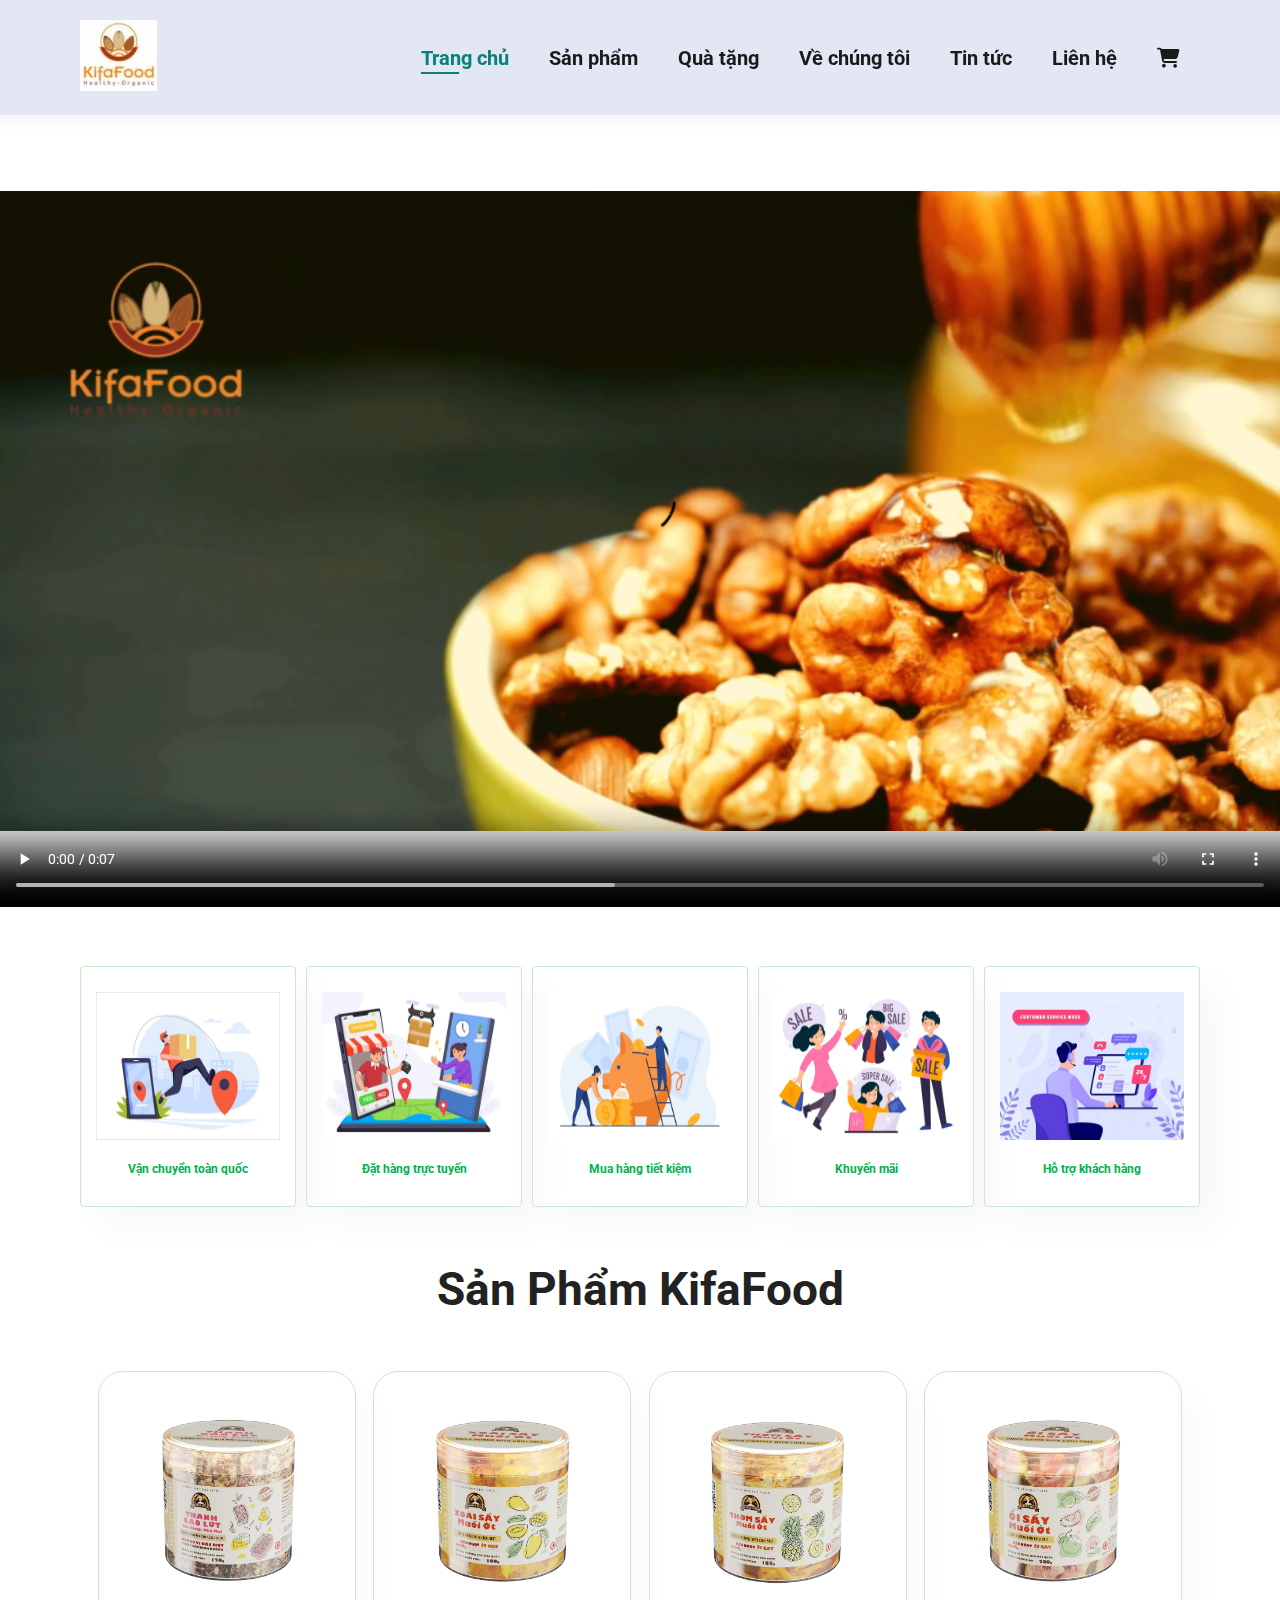
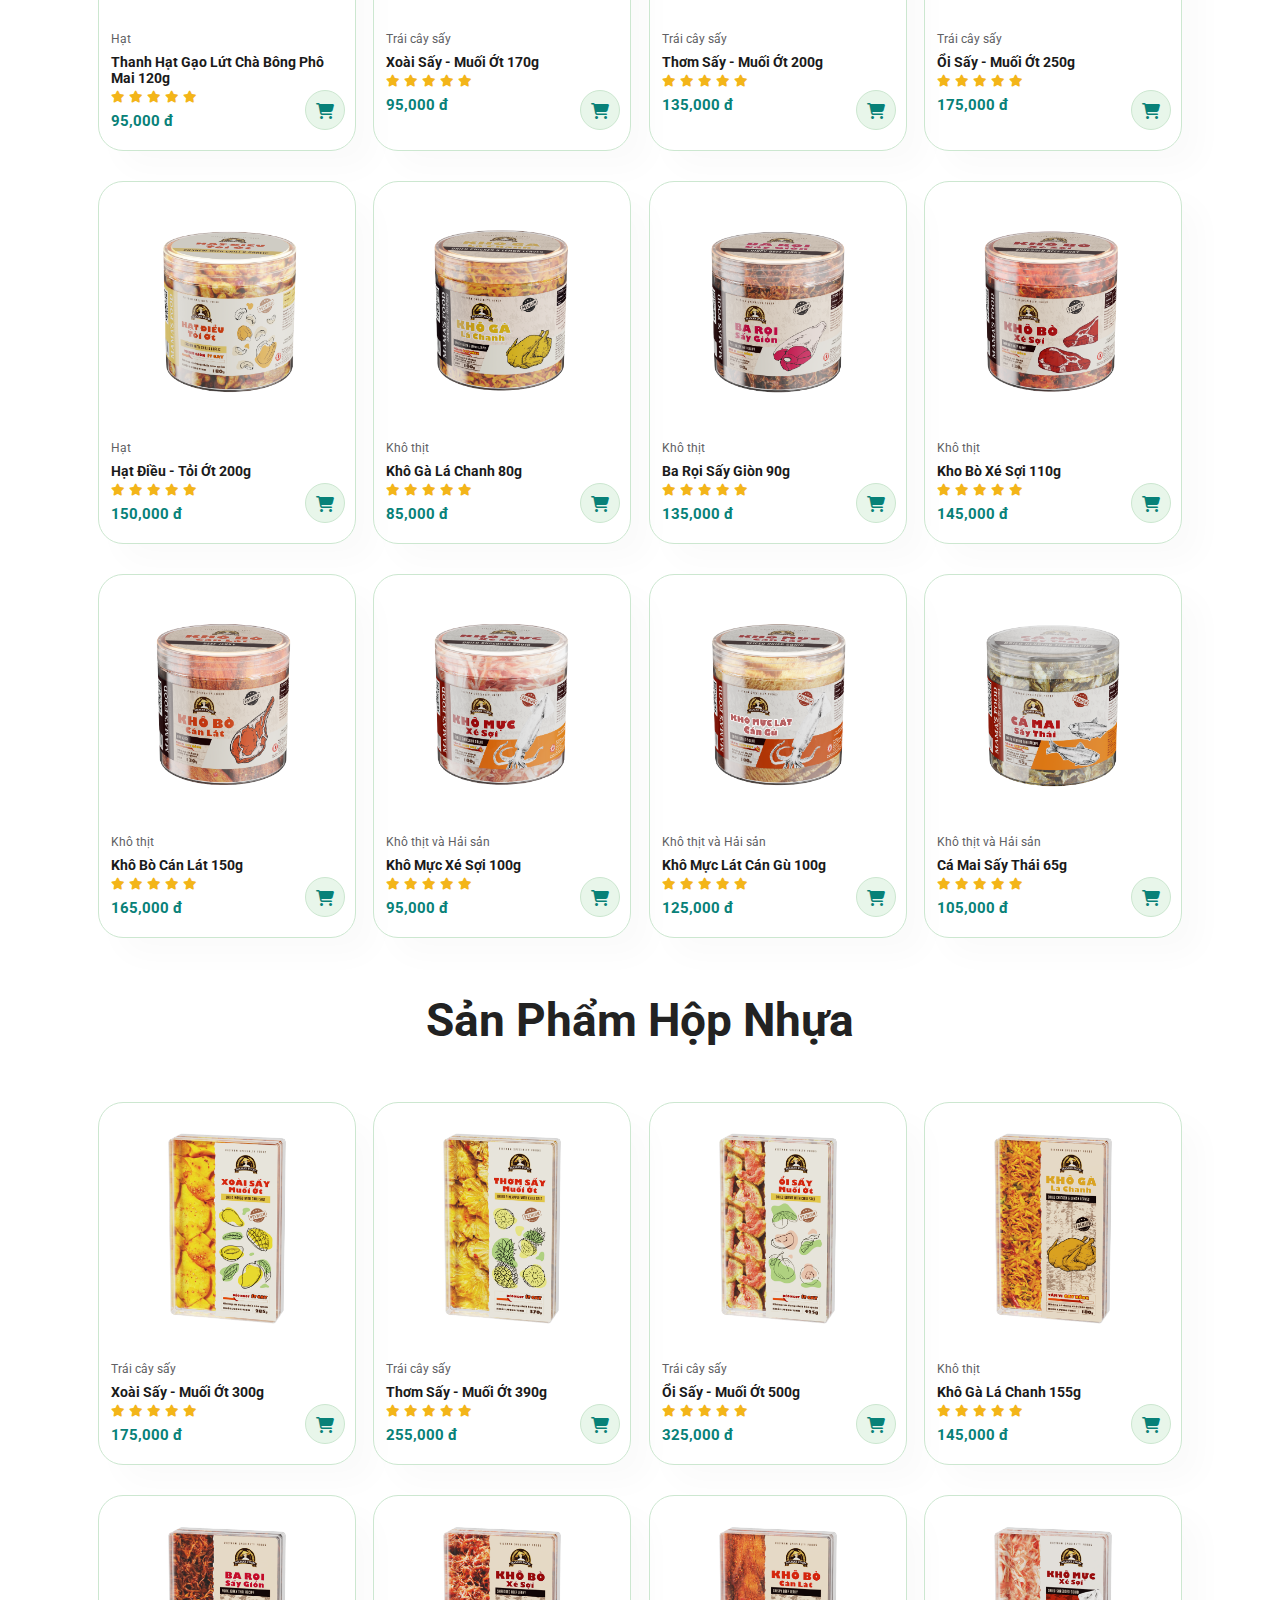
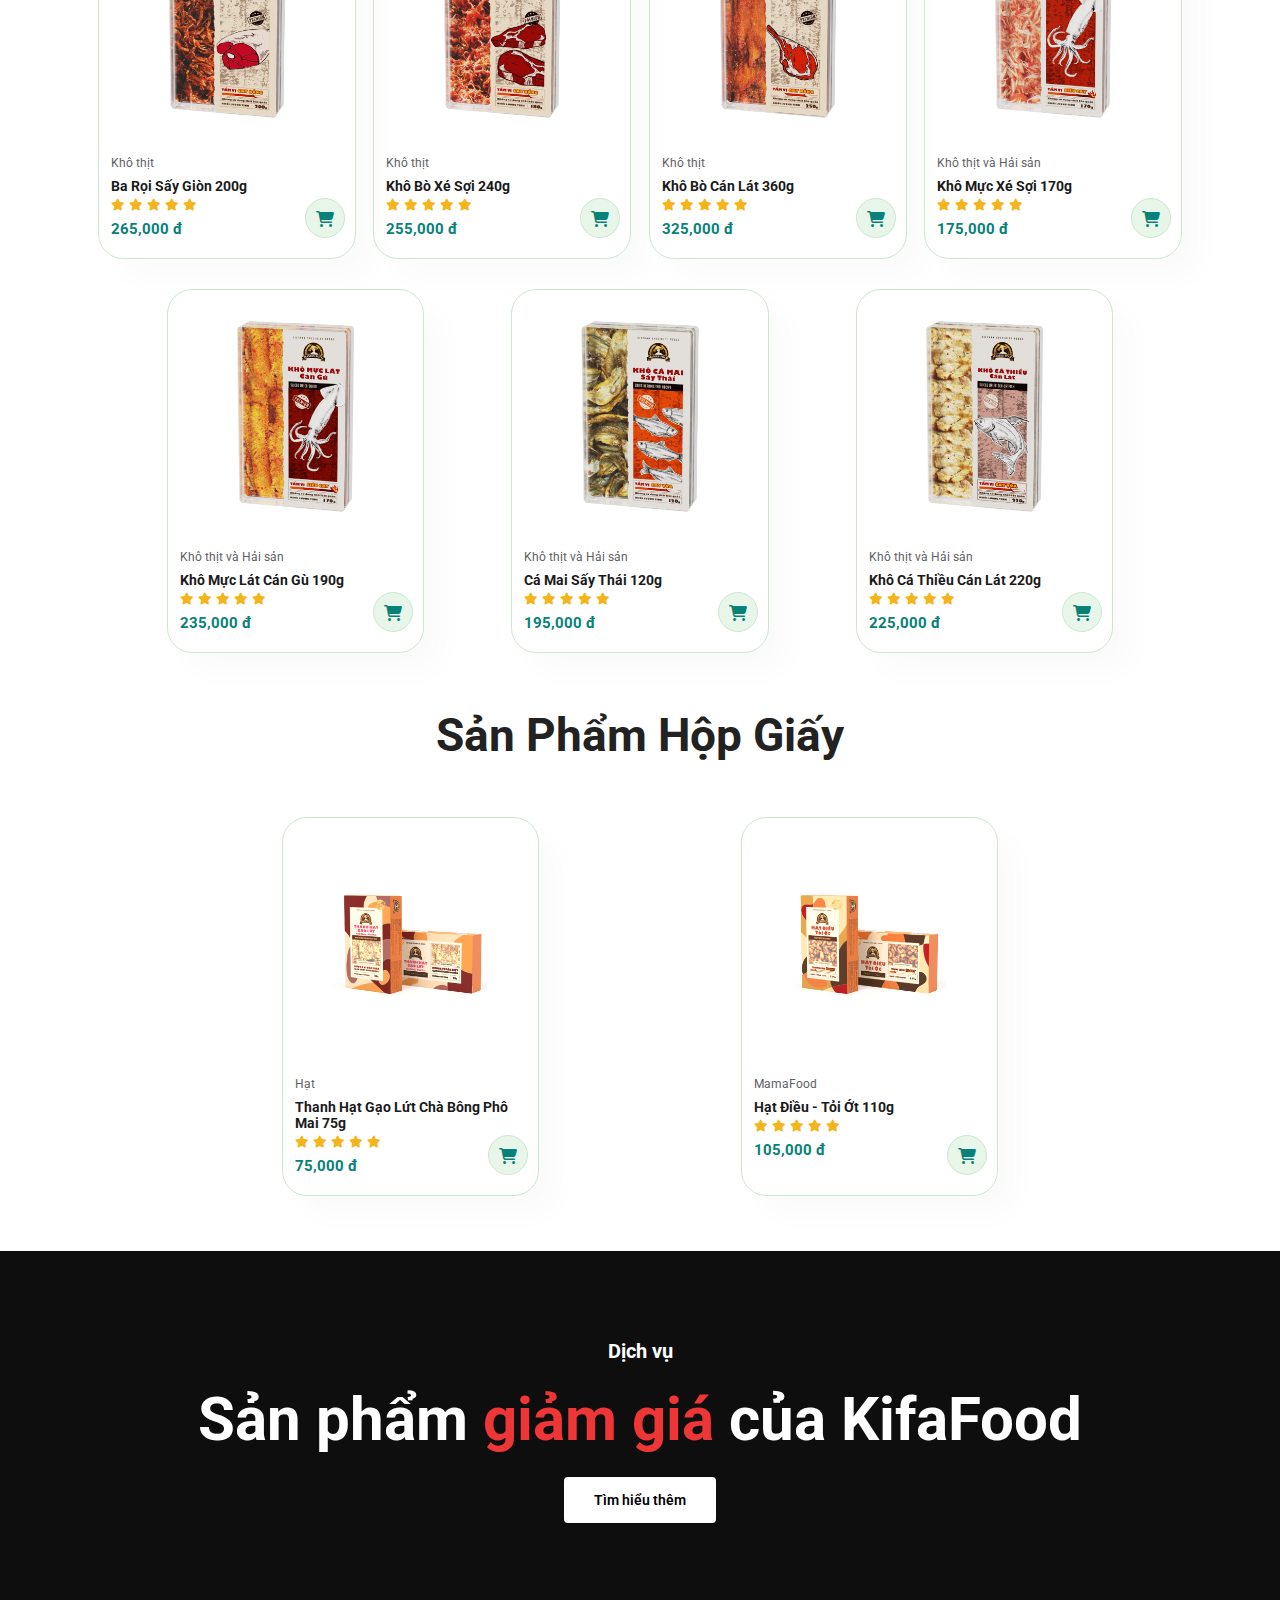
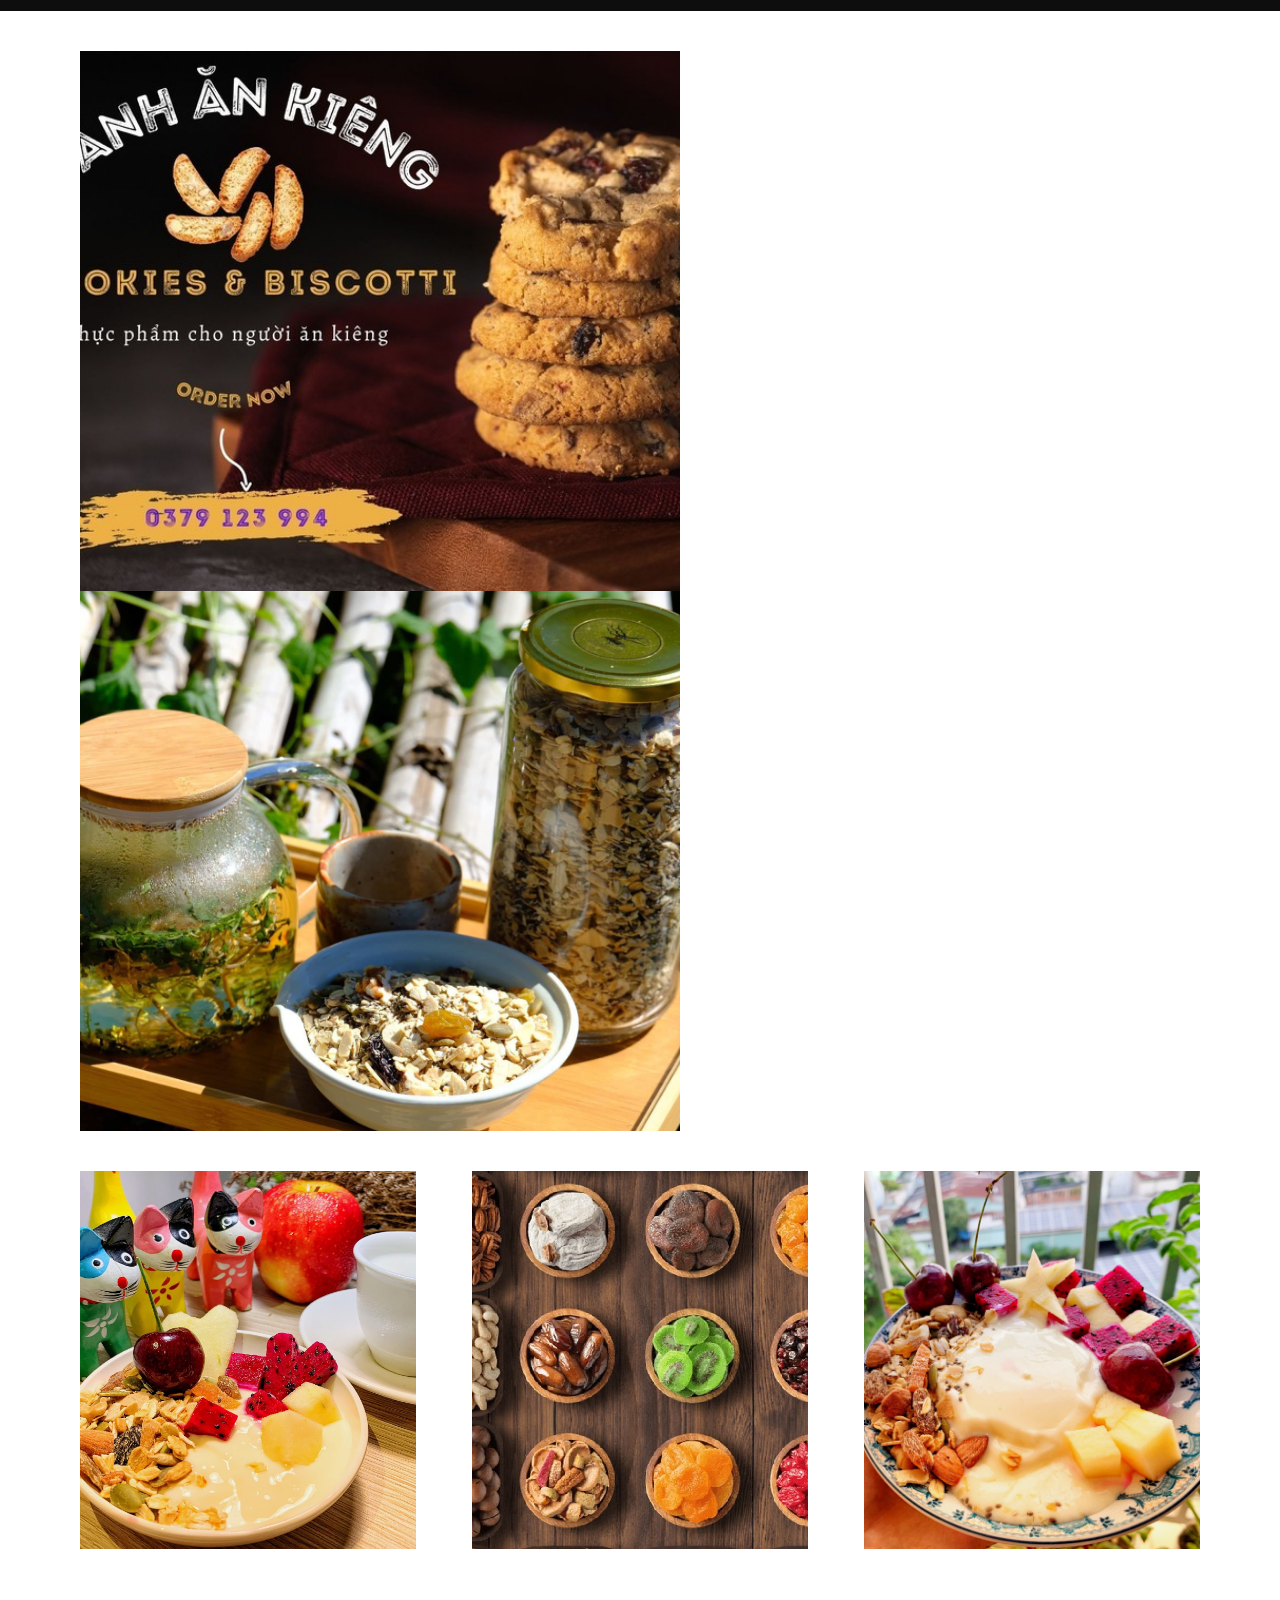
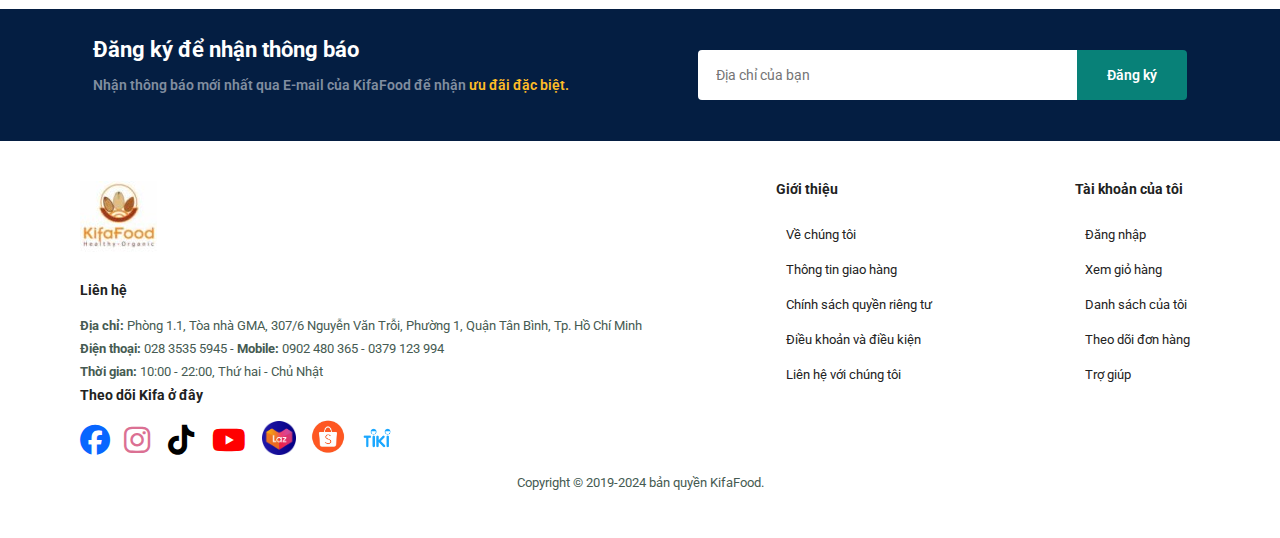
<file: index.html>
<!DOCTYPE html>
<html lang="en">
<head>
    <meta charset="UTF-8">
    <meta http-equiv="X-UA-Compatible" content="IE=edge">
    <meta name="viewport" content="width=device-width, initial-scale=1.0">
    <title>Kifa Food</title>
    <link rel="stylesheet" href="https://cdnjs.cloudflare.com/ajax/libs/font-awesome/6.5.1/css/all.min.css"/>
    <link rel="stylesheet" href="style.css">
    <link rel="shortcut icon" type="image/png" href="/img/LogoKifaFood.jpg"/>
</head>
<body>
    <section id="header">
        <a href=""><img src="img/LogoKifaFood.jpg" class="logo" alt=""></a>

        <div>
            <ul id="navbar">
                <li><a class="active" href="index.html">Trang chủ</a></li>
                <li><a href="shop.html">Sản phẩm</a></li>
                <li><a href="gift.html">Quà tặng</a></li>
                <li><a href="about.html">Về chúng tôi</a></li>
                <li><a href="blog.html">Tin tức</a></li>
                <li><a href="contact.html">Liên hệ</a></li>
                <li id="lg-bag"><a href="cart.html"><i class="fa-solid fa-cart-shopping"></i></a></li>
                <a href="#" id="close"><i class="fa-solid fa-xmark"></i></a>
            </ul>
        </div>

        <div id="mobile">
            <a href="cart.html"><i class="fa-solid fa-cart-shopping"></i></a>
            <i id="bar" class="fa-solid fa-bars"></i>
        </div>

    </section>

    <section id="hero">
        <video controls autoplay preload loop>
            <source src="./video/kifafood.mp4">
        </video>
    </section>

    <section id="feature" class="section-p1">
        <div class="fe-box">
            <img src="img/feature/F1.jpg" alt="">
            <h6>Vận chuyển toàn quốc</h6>
        </div>
        <div class="fe-box">
            <img src="img/feature/F2.jpg" alt="">
            <h6>Đặt hàng trực tuyến</h6>
        </div>
        <div class="fe-box">
            <img src="img/feature/F3.jpg" alt="">
            <h6>Mua hàng tiết kiệm</h6>
        </div>
        <div class="fe-box">
            <img src="img/feature/F4.jpg" alt="">
            <h6>Khuyến mãi</h6>
        </div>
        <div class="fe-box">
            <img src="img/feature/F5.jpg" alt="">
            <h6>Hỗ trợ khách hàng</h6>
        </div>
        <!-- <div class="fe-box">
            <img src="img/feature/F1.jpg" alt="">
            <h6>Hỗ trợ khách hàng</h6> -->
        </div>
    </section>

    <section id="product1" class="section-p1">
        <h2>Sản Phẩm KifaFood</h2>
        <p></p>
        <div class="pro-container">
            <div class="pro">
                <img src="./img/product/SPKifaFood/ThanhGaoLut.png" alt="">
                <div class="des">
                    <span>Hạt</span>
                    <h5>Thanh Hạt Gạo Lứt Chà Bông Phô Mai 120g</h5>
                    <div class="star">
                        <i class="fas fa-star"></i>
                        <i class="fas fa-star"></i>
                        <i class="fas fa-star"></i>
                        <i class="fas fa-star"></i>
                        <i class="fas fa-star"></i>
                    </div>
                    <h4>95,000 đ</h4>
                </div>
                <a href="#"><i class="fa-solid fa-cart-shopping cart"></i></a>
            </div>
            <div class="pro">
                <img src="./img/product/SPKifaFood/XoaiSay.png" alt="">
                <div class="des">
                    <span>Trái cây sấy</span>
                    <h5>Xoài Sấy - Muối Ớt 170g</h5>
                    <div class="star">
                        <i class="fas fa-star"></i>
                        <i class="fas fa-star"></i>
                        <i class="fas fa-star"></i>
                        <i class="fas fa-star"></i>
                        <i class="fas fa-star"></i>
                    </div>
                    <h4>95,000 đ</h4>
                </div>
                <a href="#"><i class="fa-solid fa-cart-shopping cart"></i></a>
            </div>
            <div class="pro">
                <img src="./img/product/SPKifaFood/ThomSay.png" alt="">
                <div class="des">
                    <span>Trái cây sấy</span>
                    <h5>Thơm Sấy - Muối Ớt 200g</h5>
                    <div class="star">
                        <i class="fas fa-star"></i>
                        <i class="fas fa-star"></i>
                        <i class="fas fa-star"></i>
                        <i class="fas fa-star"></i>
                        <i class="fas fa-star"></i>
                    </div>
                    <h4>135,000 đ</h4>
                </div>
                <a href="#"><i class="fa-solid fa-cart-shopping cart"></i></a>
            </div>
            <div class="pro">
                <img src="./img/product/SPKifaFood/OiSay.png" alt="">
                <div class="des">
                    <span>Trái cây sấy</span>
                    <h5>Ổi Sấy - Muối Ớt 250g</h5>
                    <div class="star">
                        <i class="fas fa-star"></i>
                        <i class="fas fa-star"></i>
                        <i class="fas fa-star"></i>
                        <i class="fas fa-star"></i>
                        <i class="fas fa-star"></i>
                    </div>
                    <h4>175,000 đ</h4>
                </div>
                <a href="#"><i class="fa-solid fa-cart-shopping cart"></i></a>
            </div>
            <div class="pro">
                <img src="./img/product/SPKifaFood/HatDieu.png" alt="">
                <div class="des">
                    <span>Hạt</span>
                    <h5>Hạt Điều - Tỏi Ớt 200g</h5>
                    <div class="star">
                        <i class="fas fa-star"></i>
                        <i class="fas fa-star"></i>
                        <i class="fas fa-star"></i>
                        <i class="fas fa-star"></i>
                        <i class="fas fa-star"></i>
                    </div>
                    <h4>150,000 đ</h4>
                </div>
                <a href="#"><i class="fa-solid fa-cart-shopping cart"></i></a>
            </div>
            <div class="pro">
                <img src="./img/product/SPKifaFood/KhoGaLaChanh.png" alt="">
                <div class="des">
                    <span>Khô thịt</span>
                    <h5>Khô Gà Lá Chanh 80g</h5>
                    <div class="star">
                        <i class="fas fa-star"></i>
                        <i class="fas fa-star"></i>
                        <i class="fas fa-star"></i>
                        <i class="fas fa-star"></i>
                        <i class="fas fa-star"></i>
                    </div>
                    <h4>85,000 đ</h4>
                </div>
                <a href="#"><i class="fa-solid fa-cart-shopping cart"></i></a>
            </div>
            <div class="pro">
                <img src="./img/product/SPKifaFood/BaRoiSayGion.png" alt="">
                <div class="des">
                    <span>Khô thịt</span>
                    <h5>Ba Rọi Sấy Giòn 90g</h5>
                    <div class="star">
                        <i class="fas fa-star"></i>
                        <i class="fas fa-star"></i>
                        <i class="fas fa-star"></i>
                        <i class="fas fa-star"></i>
                        <i class="fas fa-star"></i>
                    </div>
                    <h4>135,000 đ</h4>
                </div>
                <a href="#"><i class="fa-solid fa-cart-shopping cart"></i></a>
            </div>
            <div class="pro">
                <img src="./img/product/SPKifaFood/KhoBoSaySoi.png" alt="">
                <div class="des">
                    <span>Khô thịt</span>
                    <h5>Kho Bò Xé Sợi 110g</h5>
                    <div class="star">
                        <i class="fas fa-star"></i>
                        <i class="fas fa-star"></i>
                        <i class="fas fa-star"></i>
                        <i class="fas fa-star"></i>
                        <i class="fas fa-star"></i>
                    </div>
                    <h4>145,000 đ</h4>
                </div>
                <a href="#"><i class="fa-solid fa-cart-shopping cart"></i></a>
            </div>
            <div class="pro">
                <img src="./img/product/SPKifaFood/KhoBoCanLat.png" alt="">
                <div class="des">
                    <span>Khô thịt</span>
                    <h5>Khô Bò Cán Lát 150g</h5>
                    <div class="star">
                        <i class="fas fa-star"></i>
                        <i class="fas fa-star"></i>
                        <i class="fas fa-star"></i>
                        <i class="fas fa-star"></i>
                        <i class="fas fa-star"></i>
                    </div>
                    <h4>165,000 đ</h4>
                </div>
                <a href="#"><i class="fa-solid fa-cart-shopping cart"></i></a>
            </div>
            <div class="pro">
                <img src="./img/product/SPKifaFood/KhoMucXeSoi.png" alt="">
                <div class="des">
                    <span>Khô thịt và Hải sản</span>
                    <h5>Khô Mực Xé Sợi 100g</h5>
                    <div class="star">
                        <i class="fas fa-star"></i>
                        <i class="fas fa-star"></i>
                        <i class="fas fa-star"></i>
                        <i class="fas fa-star"></i>
                        <i class="fas fa-star"></i>
                    </div>
                    <h4>95,000 đ</h4>
                </div>
                <a href="#"><i class="fa-solid fa-cart-shopping cart"></i></a>
            </div>
            <div class="pro">
                <img src="./img/product/SPKifaFood/KhoMucLatCanGu.png" alt="">
                <div class="des">
                    <span>Khô thịt và Hải sản</span>
                    <h5>Khô Mực Lát Cán Gù 100g</h5>
                    <div class="star">
                        <i class="fas fa-star"></i>
                        <i class="fas fa-star"></i>
                        <i class="fas fa-star"></i>
                        <i class="fas fa-star"></i>
                        <i class="fas fa-star"></i>
                    </div>
                    <h4>125,000 đ</h4>
                </div>
                <a href="#"><i class="fa-solid fa-cart-shopping cart"></i></a>
            </div>
            <div class="pro">
                <img src="./img/product/SPKifaFood/CaMaiSayThai.png" alt="">
                <div class="des">
                    <span>Khô thịt và Hải sản</span>
                    <h5>Cá Mai Sấy Thái 65g</h5>
                    <div class="star">
                        <i class="fas fa-star"></i>
                        <i class="fas fa-star"></i>
                        <i class="fas fa-star"></i>
                        <i class="fas fa-star"></i>
                        <i class="fas fa-star"></i>
                    </div>
                    <h4>105,000 đ</h4>
                </div>
                <a href="#"><i class="fa-solid fa-cart-shopping cart"></i></a>
            </div>
        </div>
    </section>

    <section id="product1" class="section-p1">
        <h2>Sản Phẩm Hộp Nhựa</h2>
        <p></p>
        <div class="pro-container">
            <div class="pro">
                <img src="./img/product/SPHopNhua/XoaiSay.png" alt="">
                <div class="des">
                    <span>Trái cây sấy</span>
                    <h5>Xoài Sấy - Muối Ớt 300g</h5>
                    <div class="star">
                        <i class="fas fa-star"></i>
                        <i class="fas fa-star"></i>
                        <i class="fas fa-star"></i>
                        <i class="fas fa-star"></i>
                        <i class="fas fa-star"></i>
                    </div>
                    <h4>175,000 đ</h4>
                </div>
                <a href="#"><i class="fa-solid fa-cart-shopping cart"></i></a>
            </div>
            <div class="pro">
                <img src="./img/product/SPHopNhua/ThomSay.png" alt="">
                <div class="des">
                    <span>Trái cây sấy</span>
                    <h5>Thơm Sấy - Muối Ớt 390g</h5>
                    <div class="star">
                        <i class="fas fa-star"></i>
                        <i class="fas fa-star"></i>
                        <i class="fas fa-star"></i>
                        <i class="fas fa-star"></i>
                        <i class="fas fa-star"></i>
                    </div>
                    <h4>255,000 đ</h4>
                </div>
                <a href="#"><i class="fa-solid fa-cart-shopping cart"></i></a>
            </div>
            <div class="pro">
                <img src="./img/product/SPHopNhua/OiSay.png" alt="">
                <div class="des">
                    <span>Trái cây sấy</span>
                    <h5>Ổi Sấy - Muối Ớt 500g</h5>
                    <div class="star">
                        <i class="fas fa-star"></i>
                        <i class="fas fa-star"></i>
                        <i class="fas fa-star"></i>
                        <i class="fas fa-star"></i>
                        <i class="fas fa-star"></i>
                    </div>
                    <h4>325,000 đ</h4>
                </div>
                <a href="#"><i class="fa-solid fa-cart-shopping cart"></i></a>
            </div>
            <div class="pro">
                <img src="./img/product/SPHopNhua/KhoGaLaChanh.png" alt="">
                <div class="des">
                    <span>Khô thịt</span>
                    <h5>Khô Gà Lá Chanh 155g</h5>
                    <div class="star">
                        <i class="fas fa-star"></i>
                        <i class="fas fa-star"></i>
                        <i class="fas fa-star"></i>
                        <i class="fas fa-star"></i>
                        <i class="fas fa-star"></i>
                    </div>
                    <h4>145,000 đ</h4>
                </div>
                <a href="#"><i class="fa-solid fa-cart-shopping cart"></i></a>
            </div>
            <div class="pro">
                <img src="./img/product/SPHopNhua/BaRoiSayGion.png" alt="">
                <div class="des">
                    <span>Khô thịt</span>
                    <h5>Ba Rọi Sấy Giòn 200g</h5>
                    <div class="star">
                        <i class="fas fa-star"></i>
                        <i class="fas fa-star"></i>
                        <i class="fas fa-star"></i>
                        <i class="fas fa-star"></i>
                        <i class="fas fa-star"></i>
                    </div>
                    <h4>265,000 đ</h4>
                </div>
                <a href="#"><i class="fa-solid fa-cart-shopping cart"></i></a>
            </div>
            <div class="pro">
                <img src="./img/product/SPHopNhua/KhoBoSaySoi.png" alt="">
                <div class="des">
                    <span>Khô thịt</span>
                    <h5>Khô Bò Xé Sợi 240g</h5>
                    <div class="star">
                        <i class="fas fa-star"></i>
                        <i class="fas fa-star"></i>
                        <i class="fas fa-star"></i>
                        <i class="fas fa-star"></i>
                        <i class="fas fa-star"></i>
                    </div>
                    <h4>255,000 đ</h4>
                </div>
                <a href="#"><i class="fa-solid fa-cart-shopping cart"></i></a>
            </div>
            <div class="pro">
                <img src="./img/product/SPHopNhua/KhoBoCanLat.png" alt="">
                <div class="des">
                    <span>Khô thịt</span>
                    <h5>Khô Bò Cán Lát 360g</h5>
                    <div class="star">
                        <i class="fas fa-star"></i>
                        <i class="fas fa-star"></i>
                        <i class="fas fa-star"></i>
                        <i class="fas fa-star"></i>
                        <i class="fas fa-star"></i>
                    </div>
                    <h4>325,000 đ</h4>
                </div>
                <a href="#"><i class="fa-solid fa-cart-shopping cart"></i></a>
            </div>
            <div class="pro">
                <img src="./img/product/SPHopNhua/KhoMucXeSoi.png" alt="">
                <div class="des">
                    <span>Khô thịt và Hải sản</span>
                    <h5>Khô Mực Xé Sợi 170g</h5>
                    <div class="star">
                        <i class="fas fa-star"></i>
                        <i class="fas fa-star"></i>
                        <i class="fas fa-star"></i>
                        <i class="fas fa-star"></i>
                        <i class="fas fa-star"></i>
                    </div>
                    <h4>175,000 đ</h4>
                </div>
                <a href="#"><i class="fa-solid fa-cart-shopping cart"></i></a>
            </div>
            <div class="pro">
                <img src="./img/product/SPHopNhua/KhoMucLatCanGu.png" alt="">
                <div class="des">
                    <span>Khô thịt và Hải sản</span>
                    <h5>Khô Mực Lát Cán Gù 190g</h5>
                    <div class="star">
                        <i class="fas fa-star"></i>
                        <i class="fas fa-star"></i>
                        <i class="fas fa-star"></i>
                        <i class="fas fa-star"></i>
                        <i class="fas fa-star"></i>
                    </div>
                    <h4>235,000 đ</h4>
                </div>
                <a href="#"><i class="fa-solid fa-cart-shopping cart"></i></a>
            </div>
            <div class="pro">
                <img src="./img/product/SPHopNhua/CaMaiSayThai.png" alt="">
                <div class="des">
                    <span>Khô thịt và Hải sản</span>
                    <h5>Cá Mai Sấy Thái 120g</h5>
                    <div class="star">
                        <i class="fas fa-star"></i>
                        <i class="fas fa-star"></i>
                        <i class="fas fa-star"></i>
                        <i class="fas fa-star"></i>
                        <i class="fas fa-star"></i>
                    </div>
                    <h4>195,000 đ</h4>
                </div>
                <a href="#"><i class="fa-solid fa-cart-shopping cart"></i></a>
            </div>
            <div class="pro">
                <img src="./img/product/SPHopNhua/KhoCaThieuCanLat.png" alt="">
                <div class="des">
                    <span>Khô thịt và Hải sản</span>
                    <h5>Khô Cá Thiều Cán Lát 220g</h5>
                    <div class="star">
                        <i class="fas fa-star"></i>
                        <i class="fas fa-star"></i>
                        <i class="fas fa-star"></i>
                        <i class="fas fa-star"></i>
                        <i class="fas fa-star"></i>
                    </div>
                    <h4>225,000 đ</h4>
                </div>
                <a href="#"><i class="fa-solid fa-cart-shopping cart"></i></a>
            </div>
        </div>
    </section>

    <section id="product1" class="section-p1">
        <h2>Sản Phẩm Hộp Giấy</h2>
        <p></p>
        <div class="pro-container">
            <div class="pro">
                <img src="./img/product/SPHopGiay/HatGaoLut.png" alt="">
                <div class="des">
                    <span>Hạt</span>
                    <h5>Thanh Hạt Gạo Lứt Chà Bông Phô Mai 75g</h5>
                    <div class="star">
                        <i class="fas fa-star"></i>
                        <i class="fas fa-star"></i>
                        <i class="fas fa-star"></i>
                        <i class="fas fa-star"></i>
                        <i class="fas fa-star"></i>
                    </div>
                    <h4>75,000 đ</h4>
                </div>
                <a href="#"><i class="fa-solid fa-cart-shopping cart"></i></a>
            </div>
            <div class="pro">
                <img src="./img/product/SPHopGiay/HatDieu.png" alt="">
                <div class="des">
                    <span>MamaFood</span>
                    <h5>Hạt Điều - Tỏi Ớt 110g</h5>
                    <div class="star">
                        <i class="fas fa-star"></i>
                        <i class="fas fa-star"></i>
                        <i class="fas fa-star"></i>
                        <i class="fas fa-star"></i>
                        <i class="fas fa-star"></i>
                    </div>
                    <h4>105,000 đ</h4>
                </div>
                <a href="#"><i class="fa-solid fa-cart-shopping cart"></i></a>
            </div>
        </div>
    </section>

    <section id="banner" class="section-m1">
        <h4>Dịch vụ</h4>
        <h2>Sản phẩm <span>giảm giá</span> của KifaFood</h2>
        <button class="normal">Tìm hiểu thêm</button>
    </section>

    <!-- <section id="product1" class="section-p1">
        <h2>New Arrivals</h2>
        <p></p>
        <div class="pro-container">
            <div class="pro">
                <img src="./img/product/SPKifaFood/ThanhGaoLut.png" alt="">
                <div class="des">
                    <span>Hạt</span>
                    <h5>Thanh Hạt Gạo Lứt Chà Bông Phô Mai 120g</h5>
                    <div class="star">
                        <i class="fas fa-star"></i>
                        <i class="fas fa-star"></i>
                        <i class="fas fa-star"></i>
                        <i class="fas fa-star"></i>
                        <i class="fas fa-star"></i>
                    </div>
                    <h4>95,000 đ</h4>
                </div>
                <a href="#"><i class="fa-solid fa-cart-shopping cart"></i></a>
            </div>
            <div class="pro">
                <img src="./img/product/SPKifaFood/XoaiSay.png" alt="">
                <div class="des">
                    <span>Trái cây sấy</span>
                    <h5>Xoài Sấy - Muối Ớt 170g</h5>
                    <div class="star">
                        <i class="fas fa-star"></i>
                        <i class="fas fa-star"></i>
                        <i class="fas fa-star"></i>
                        <i class="fas fa-star"></i>
                        <i class="fas fa-star"></i>
                    </div>
                    <h4>95,000 đ</h4>
                </div>
                <a href="#"><i class="fa-solid fa-cart-shopping cart"></i></a>
            </div>
            <div class="pro">
                <img src="./img/product/SPKifaFood/ThomSay.png" alt="">
                <div class="des">
                    <span>Trái cây sấy</span>
                    <h5>Thơm Sấy - Muối Ớt 200g</h5>
                    <div class="star">
                        <i class="fas fa-star"></i>
                        <i class="fas fa-star"></i>
                        <i class="fas fa-star"></i>
                        <i class="fas fa-star"></i>
                        <i class="fas fa-star"></i>
                    </div>
                    <h4>135,000 đ</h4>
                </div>
                <a href="#"><i class="fa-solid fa-cart-shopping cart"></i></a>
            </div>
            <div class="pro">
                <img src="./img/product/SPKifaFood/OiSay.png" alt="">
                <div class="des">
                    <span>Trái cây sấy</span>
                    <h5>Ổi Sấy - Muối Ớt 250g</h5>
                    <div class="star">
                        <i class="fas fa-star"></i>
                        <i class="fas fa-star"></i>
                        <i class="fas fa-star"></i>
                        <i class="fas fa-star"></i>
                        <i class="fas fa-star"></i>
                    </div>
                    <h4>175,000 đ</h4>
                </div>
                <a href="#"><i class="fa-solid fa-cart-shopping cart"></i></a>
            </div>
            <div class="pro">
                <img src="./img/product/SPKifaFood/HatDieu.png" alt="">
                <div class="des">
                    <span>Hạt</span>
                    <h5>Hạt Điều - Tỏi Ớt 200g</h5>
                    <div class="star">
                        <i class="fas fa-star"></i>
                        <i class="fas fa-star"></i>
                        <i class="fas fa-star"></i>
                        <i class="fas fa-star"></i>
                        <i class="fas fa-star"></i>
                    </div>
                    <h4>150,000 đ</h4>
                </div>
                <a href="#"><i class="fa-solid fa-cart-shopping cart"></i></a>
            </div>
            <div class="pro">
                <img src="./img/product/SPKifaFood/KhoGaLaChanh.png" alt="">
                <div class="des">
                    <span>Khô thịt</span>
                    <h5>Khô Gà Lá Chanh 80g</h5>
                    <div class="star">
                        <i class="fas fa-star"></i>
                        <i class="fas fa-star"></i>
                        <i class="fas fa-star"></i>
                        <i class="fas fa-star"></i>
                        <i class="fas fa-star"></i>
                    </div>
                    <h4>85,000 đ</h4>
                </div>
                <a href="#"><i class="fa-solid fa-cart-shopping cart"></i></a>
            </div>
            <div class="pro">
                <img src="./img/product/SPKifaFood/BaRoiSayGion.png" alt="">
                <div class="des">
                    <span>Khô thịt</span>
                    <h5>Ba Rọi Sấy Giòn 90g</h5>
                    <div class="star">
                        <i class="fas fa-star"></i>
                        <i class="fas fa-star"></i>
                        <i class="fas fa-star"></i>
                        <i class="fas fa-star"></i>
                        <i class="fas fa-star"></i>
                    </div>
                    <h4>135,000 đ</h4>
                </div>
                <a href="#"><i class="fa-solid fa-cart-shopping cart"></i></a>
            </div>
            <div class="pro">
                <img src="./img/product/SPKifaFood/KhoBoSaySoi.png" alt="">
                <div class="des">
                    <span>Khô thịt</span>
                    <h5>Kho Bò Xé Sợi 110g</h5>
                    <div class="star">
                        <i class="fas fa-star"></i>
                        <i class="fas fa-star"></i>
                        <i class="fas fa-star"></i>
                        <i class="fas fa-star"></i>
                        <i class="fas fa-star"></i>
                    </div>
                    <h4>145,000 đ</h4>
                </div>
                <a href="#"><i class="fa-solid fa-cart-shopping cart"></i></a>
            </div>
            <div class="pro">
                <img src="./img/product/SPKifaFood/KhoBoCanLat.png" alt="">
                <div class="des">
                    <span>Khô thịt</span>
                    <h5>Khô Bò Cán Lát 150g</h5>
                    <div class="star">
                        <i class="fas fa-star"></i>
                        <i class="fas fa-star"></i>
                        <i class="fas fa-star"></i>
                        <i class="fas fa-star"></i>
                        <i class="fas fa-star"></i>
                    </div>
                    <h4>165,000 đ</h4>
                </div>
                <a href="#"><i class="fa-solid fa-cart-shopping cart"></i></a>
            </div>
            <div class="pro">
                <img src="./img/product/SPKifaFood/KhoMucXeSoi.png" alt="">
                <div class="des">
                    <span>Khô thịt và Hải sản</span>
                    <h5>Khô Mực Xé Sợi 100g</h5>
                    <div class="star">
                        <i class="fas fa-star"></i>
                        <i class="fas fa-star"></i>
                        <i class="fas fa-star"></i>
                        <i class="fas fa-star"></i>
                        <i class="fas fa-star"></i>
                    </div>
                    <h4>95,000 đ</h4>
                </div>
                <a href="#"><i class="fa-solid fa-cart-shopping cart"></i></a>
            </div>
            <div class="pro">
                <img src="./img/product/SPKifaFood/KhoMucLatCanGu.png" alt="">
                <div class="des">
                    <span>Khô thịt và Hải sản</span>
                    <h5>Khô Mực Lát Cán Gù 100g</h5>
                    <div class="star">
                        <i class="fas fa-star"></i>
                        <i class="fas fa-star"></i>
                        <i class="fas fa-star"></i>
                        <i class="fas fa-star"></i>
                        <i class="fas fa-star"></i>
                    </div>
                    <h4>125,000 đ</h4>
                </div>
                <a href="#"><i class="fa-solid fa-cart-shopping cart"></i></a>
            </div>
            <div class="pro">
                <img src="./img/product/SPKifaFood/CaMaiSayThai.png" alt="">
                <div class="des">
                    <span>Khô thịt và Hải sản</span>
                    <h5>Cá Mai Sấy Thái 65g</h5>
                    <div class="star">
                        <i class="fas fa-star"></i>
                        <i class="fas fa-star"></i>
                        <i class="fas fa-star"></i>
                        <i class="fas fa-star"></i>
                        <i class="fas fa-star"></i>
                    </div>
                    <h4>105,000 đ</h4>
                </div>
                <a href="#"><i class="fa-solid fa-cart-shopping cart"></i></a>
            </div>
        </div>
    </section> -->

    <section id="sm-banner" class="section-p1">
        <div class="banner-box">
            <!-- <h4>Bánh ăn kiêng</h4>
            <h2>Cookies & Biscotti</h2>
            <span>Thực phẩm cho người ăn kiêng</span>
            <button class="white">Mua ngay</button> -->
        </div>
        <div class="banner-box banner-box2">
            <!-- <h4>Bánh ăn kiêng</h4>
            <h2>Cookies & Biscotti</h2>
            <span>Thực phẩm cho người ăn kiêng</span>
            <button class="white">Mua ngay</button> -->
        </div>
    </section>

    <section id="banner3">
        <div class="banner-box">
            <h2></h2>
            <h3></h3>
        </div>
        <div class="banner-box banner-box2">
            <h2></h2>
            <h3></h3>
        </div>
        <div class="banner-box banner-box3">
            <h2></h2>
            <h3></h3>
        </div>
    </section>

    <section id="newsletter" class="section-p1 section-m1">
        <div class="newstext">
            <h4>Đăng ký để nhận thông báo</h4>
            <p>Nhận thông báo mới nhất qua E-mail của KifaFood để nhận <span>ưu đãi đặc biệt.</span></p>
        </div>
        <div class="form">
            <input type="text" placeholder="Địa chỉ của bạn">
            <button class="normal">Đăng ký</button>
        </div>
    </section>

    <footer class="section-p1">
        <div class="col">
            <img class="logo" src="./img/LogoKifaFood.jpg" alt="">
            <h4>Liên hệ</h4>
            <p><strong>Địa chỉ: </strong> Phòng 1.1, Tòa nhà GMA, 307/6 Nguyễn Văn Trỗi, Phường 1, Quận Tân Bình, Tp. Hồ Chí Minh</p>
            <p><strong>Điện thoại: </strong> 028 3535 5945 - <strong>Mobile: </strong> 0902 480 365 - 0379 123 994</p>
            <p><strong>Thời gian: </strong> 10:00 - 22:00, Thứ hai - Chủ Nhật</p>
            <div class="follow">
                <h4>Theo dõi Kifa ở đây</h4>
                <div class="icon">
                    <i class="fa-brands fa-facebook" style=" color: #0866FF "></i>
                    <i class="fa-brands fa-instagram" style=" color: palevioletred "></i>
                    <i class="fa-brands fa-tiktok" style=" color: black "></i>
                    <i class="fa-brands fa-youtube" style=" color: red "></i>
                    <a href="">
                        <img src="./img/footer/lazada.png" alt="">
                    </a>
                    <a href="">
                        <img src="./img/footer/shopee.png" alt="">
                    </a>
                    <a href="">
                        <img src="./img/footer/tiki.png" alt="">
                    </a>
                </div>
            </div>
        </div>

        <div class="col">
            <h4>Giới thiệu</h4>
            <a href="#">Về chúng tôi</a>
            <a href="#">Thông tin giao hàng</a>
            <a href="#">Chính sách quyền riêng tư</a>
            <a href="#">Điều khoản và điều kiện</a>
            <a href="#">Liên hệ với chúng tôi</a>
        </div>

        <div class="col">
            <h4>Tài khoản của tôi</h4>
            <a href="#">Đăng nhập</a>
            <a href="#">Xem giỏ hàng</a>
            <a href="#">Danh sách của tôi</a>
            <a href="#">Theo dõi đơn hàng</a>
            <a href="#">Trợ giúp</a>
        </div>

        <!-- <div class="col install">
            <h4>Tải ứng dụng</h4>
            <p>Từ App Store hoặc Google Play</p>
            <div class="row">
                <img src="" alt="">
                <img src="" alt="">
            </div>
            <p>Thanh toán</p>
            <img src="" alt="">
        </div> -->

        <div class="copyright">
            <p>Copyright © 2019-2024 bản quyền KifaFood.</p>
        </div>
    </footer>

    <script src="script.js"></script>
</body>
</html>
</file>
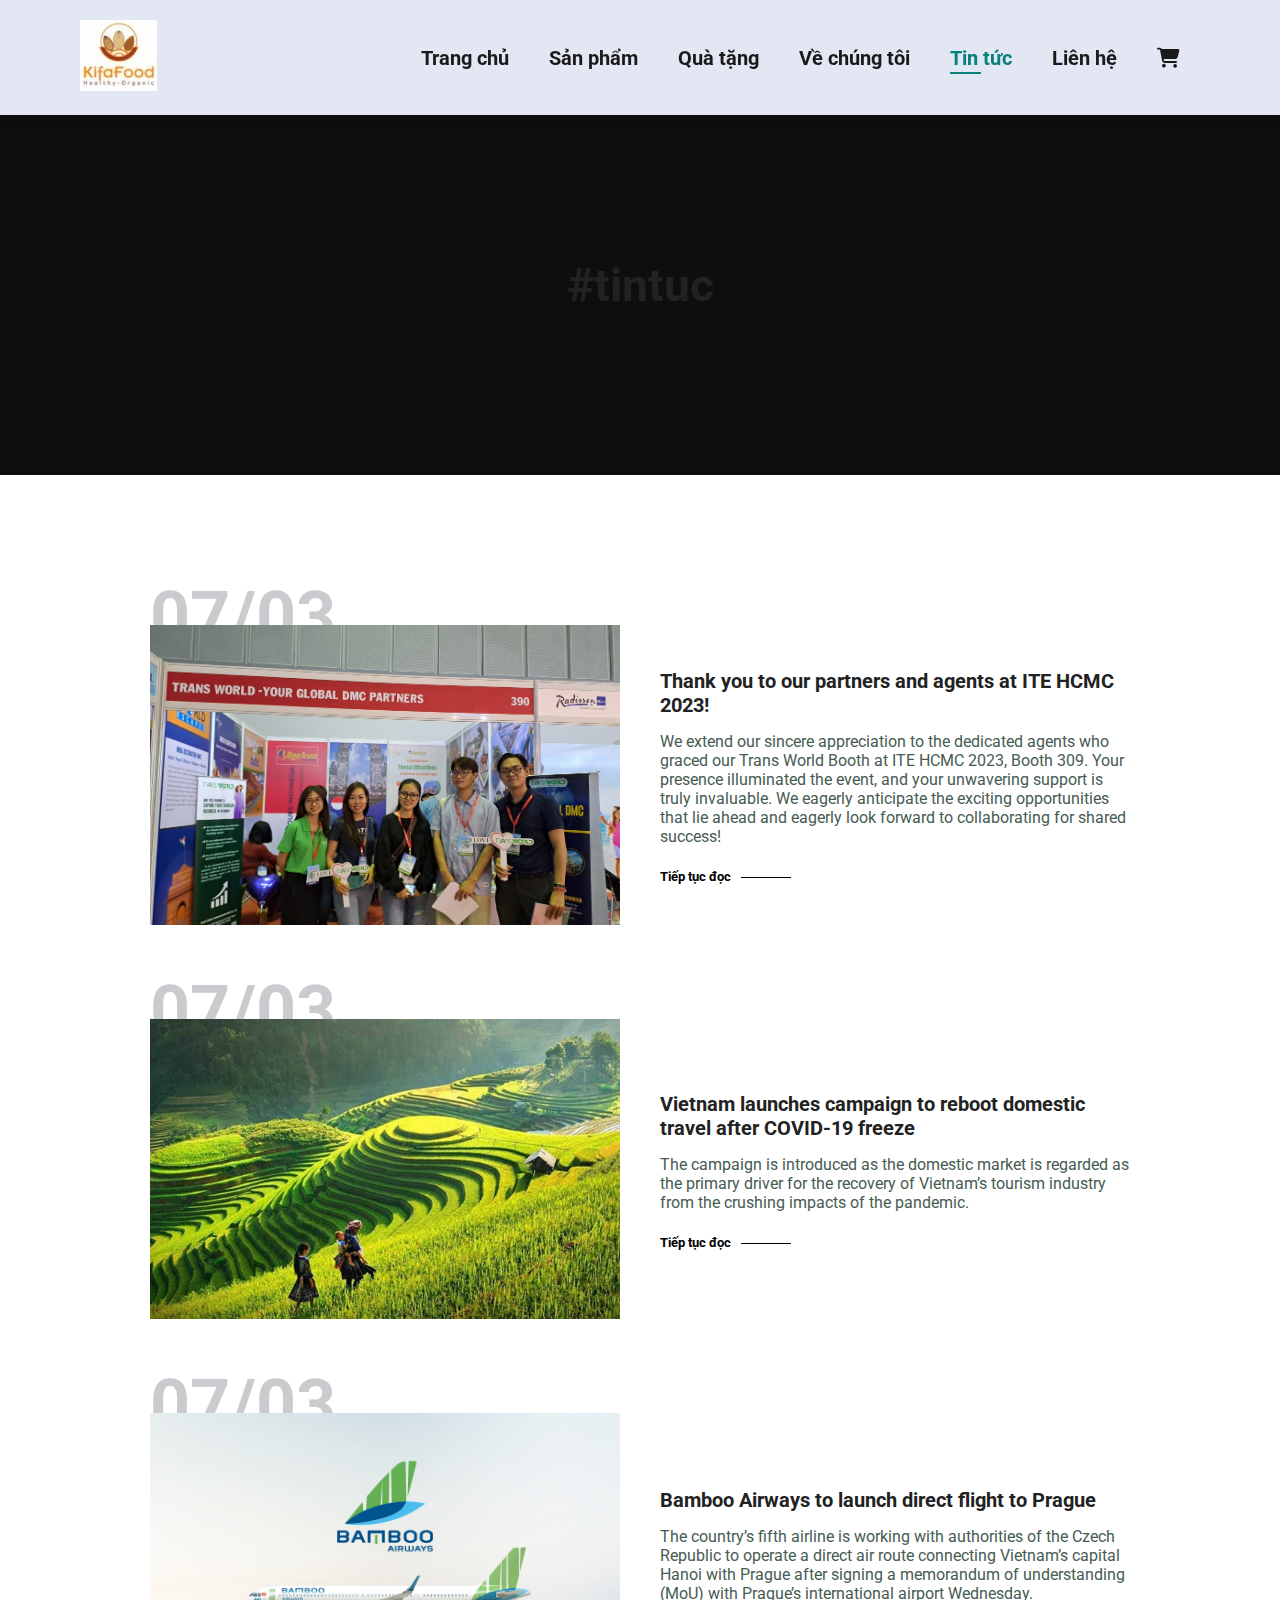
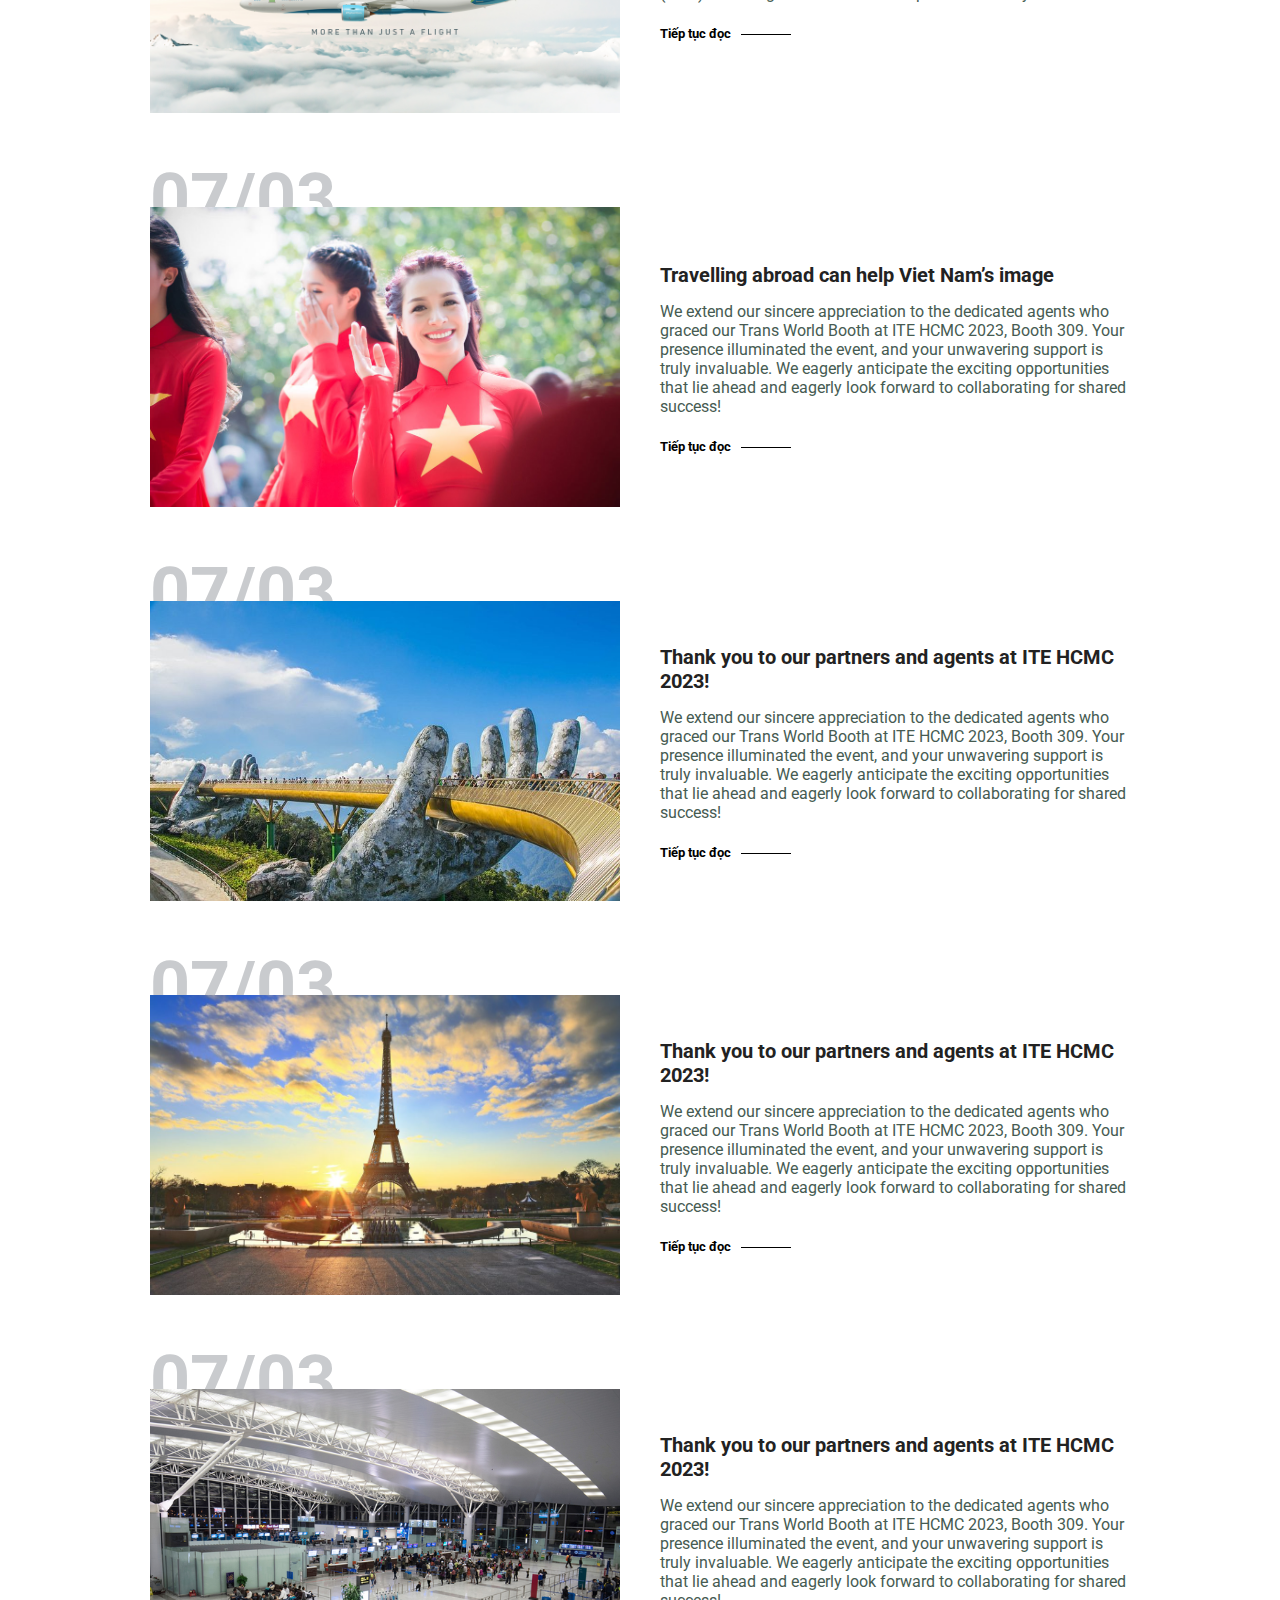
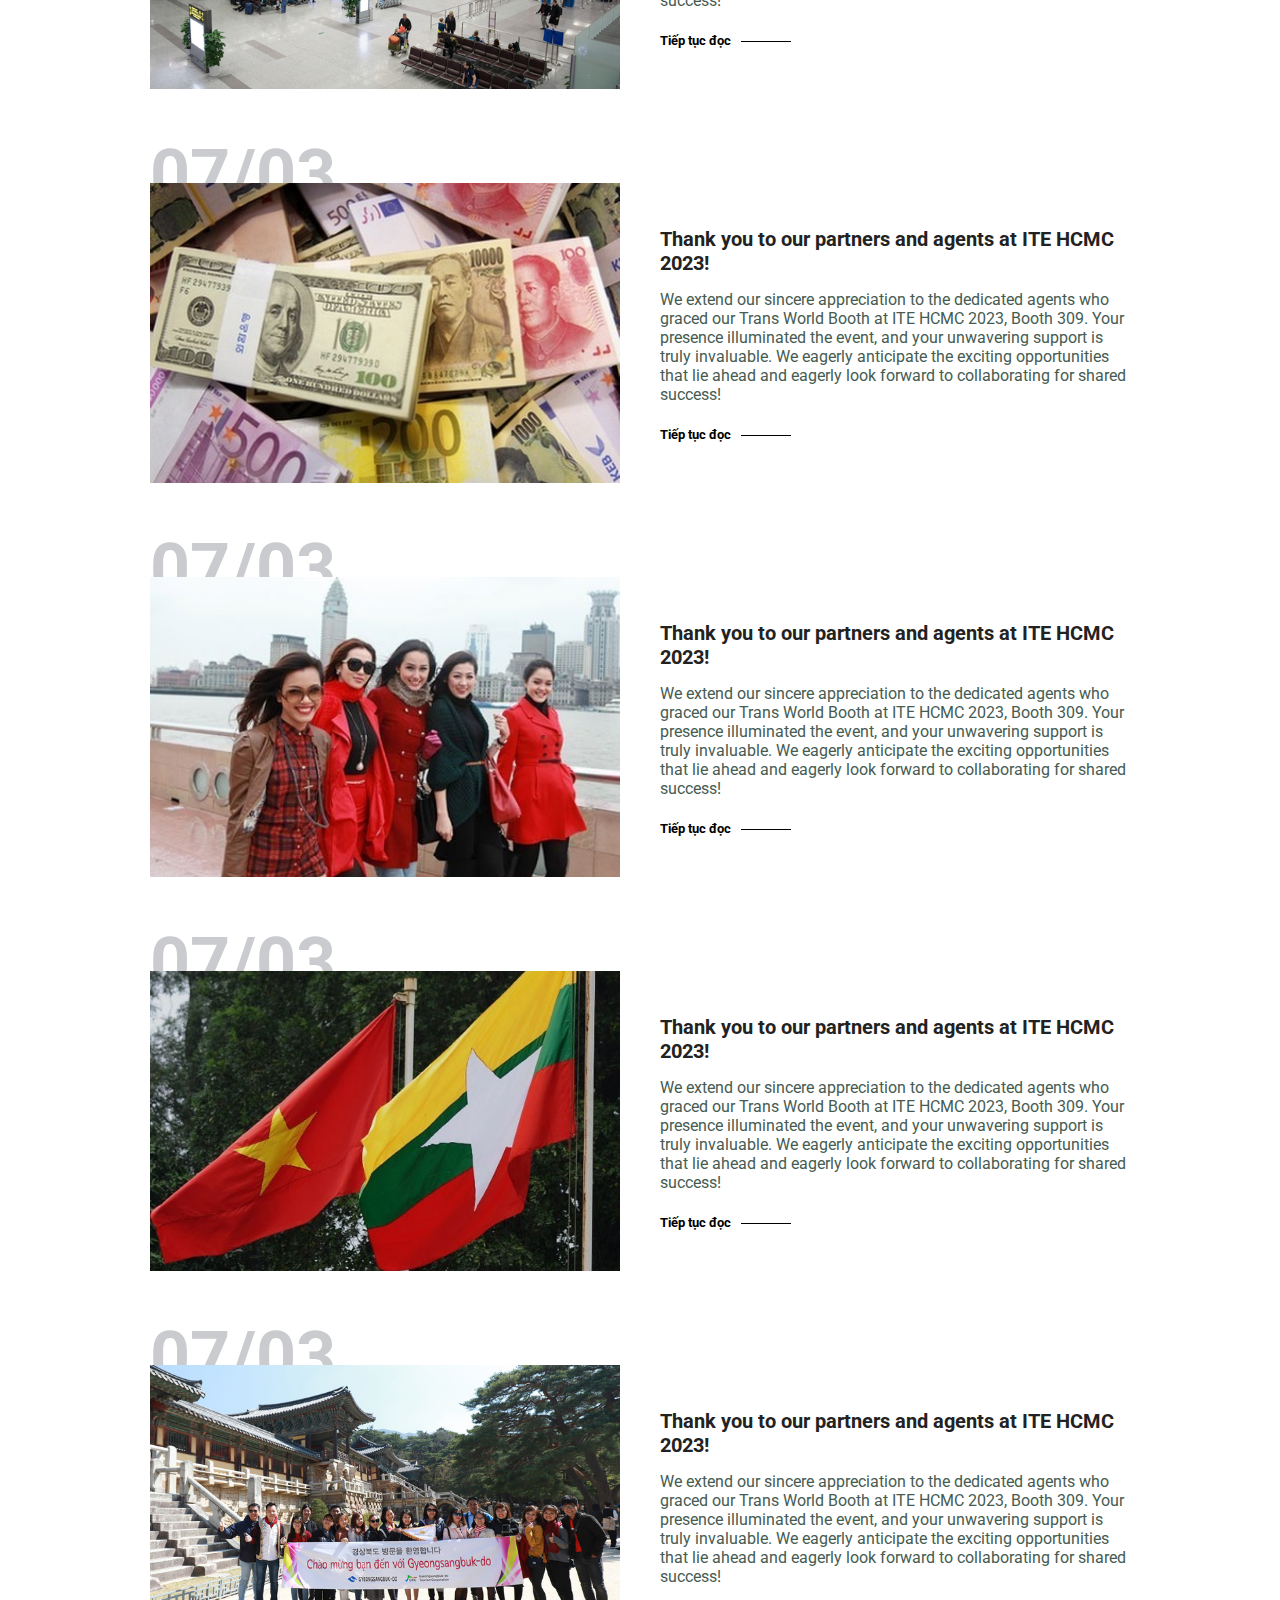
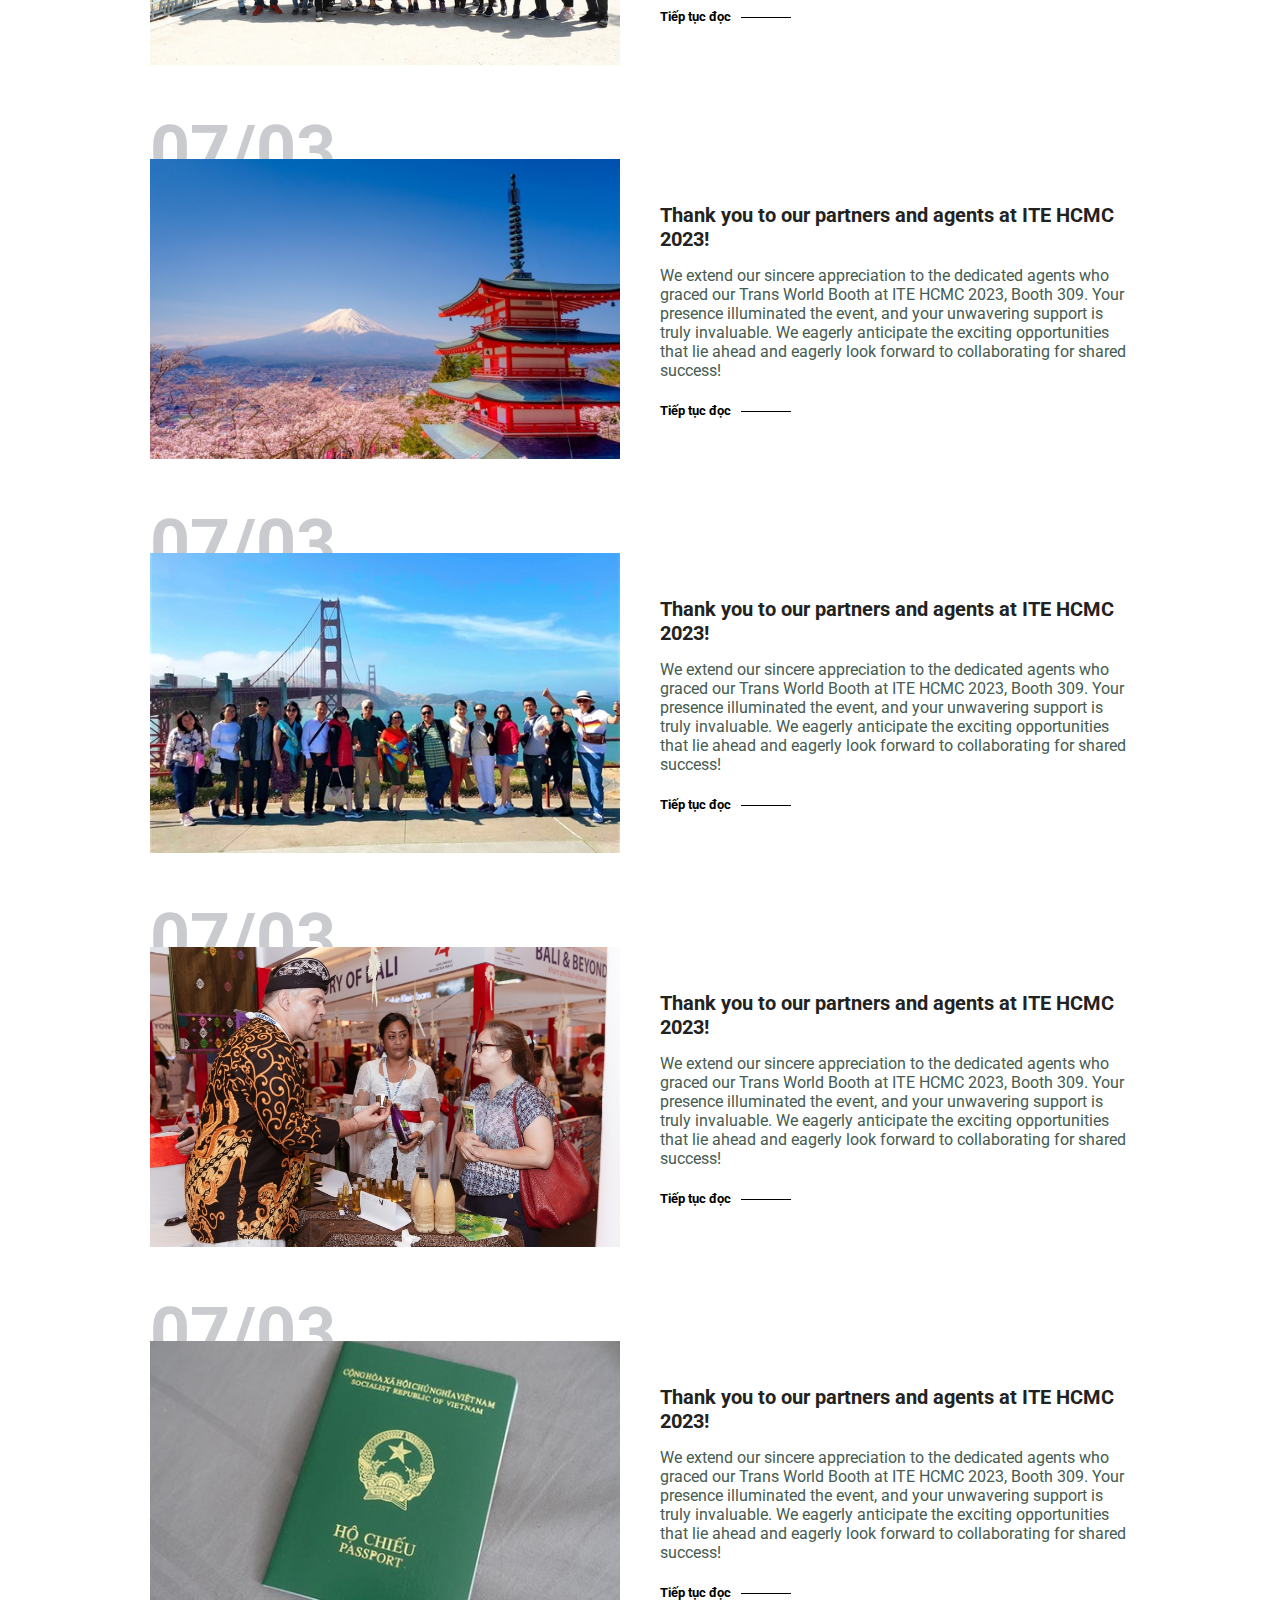
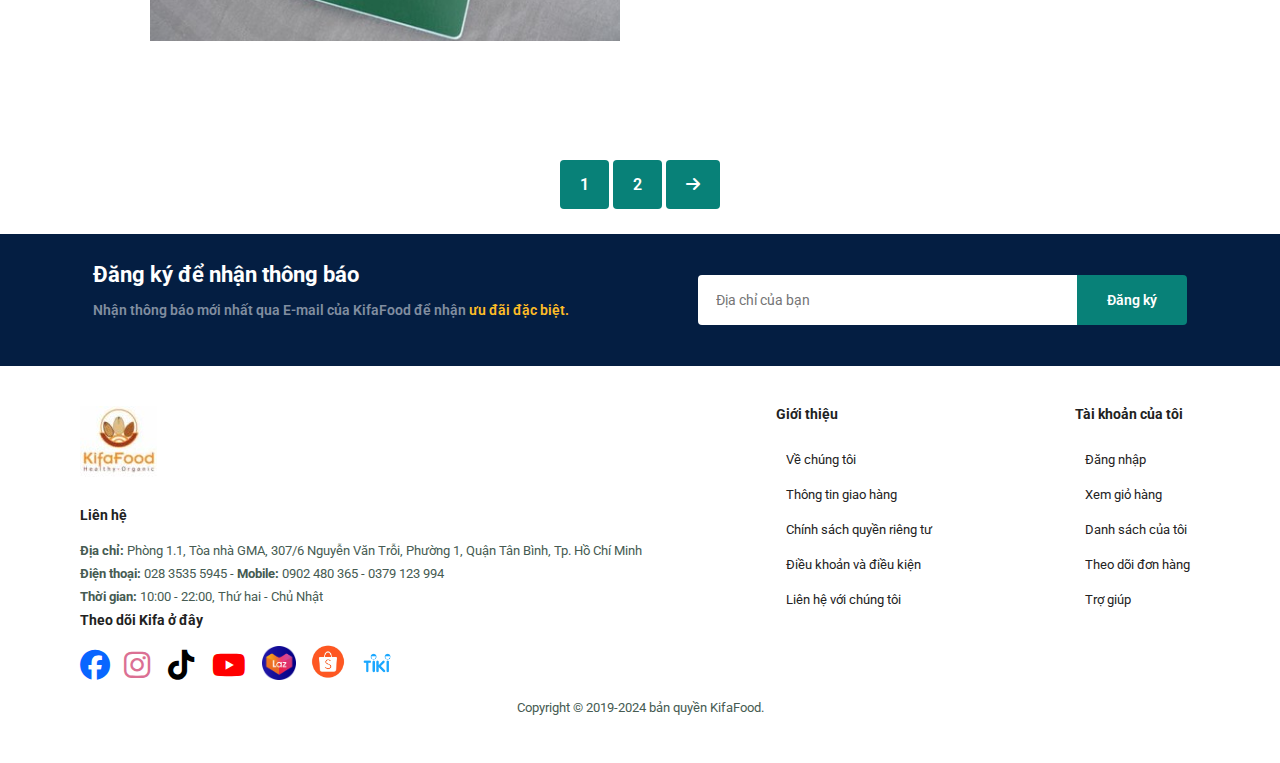
<file: blog.html>
<!DOCTYPE html>
<html lang="en">
<head>
    <meta charset="UTF-8">
    <meta http-equiv="X-UA-Compatible" content="IE=edge">
    <meta name="viewport" content="width=device-width, initial-scale=1.0">
    <title>Kifa Food</title>
    <link rel="stylesheet" href="https://cdnjs.cloudflare.com/ajax/libs/font-awesome/6.5.1/css/all.min.css"/>
    <link rel="stylesheet" href="style.css">
    <link rel="shortcut icon" type="image/png" href="/img/LogoKifaFood.jpg"/>
</head>
<body>
    <section id="header">
        <a href=""><img src="img/LogoKifaFood.jpg" class="logo" alt=""></a>

        <div>
            <ul id="navbar">
                <li><a href="index.html">Trang chủ</a></li>
                <li><a href="shop.html">Sản phẩm</a></li>
                <li><a href="gift.html">Quà tặng</a></li>
                <li><a href="about.html">Về chúng tôi</a></li>
                <li><a class="active" href="blog.html">Tin tức</a></li>
                <li><a href="contact.html">Liên hệ</a></li>
                <li id="lg-bag"><a href="cart.html"><i class="fa-solid fa-cart-shopping"></i></a></li>
                <a href="#" id="close"><i class="fa-solid fa-xmark"></i></a>
            </ul>
        </div>

        <div id="mobile">
            <a href="cart.html"><i class="fa-solid fa-cart-shopping"></i></a>
            <i id="bar" class="fa-solid fa-bars"></i>
        </div>

    </section>

    <section id="page-header" class="blog-header">
        <h2>#tintuc<h2>
        <p></p>
    </section>

    <section id="blog">
        <div class="blog-box">
            <div class="blog-img">
                <img src="./img/blog/blog1.jpg" alt="">
            </div>
            <div class="blog-details">
                <h4>Thank you to our partners and agents at ITE HCMC 2023!</h4>
                <p>We extend our sincere appreciation to the dedicated agents who graced our Trans World Booth at ITE HCMC 2023, 
                    Booth 309. Your presence illuminated the event, and your unwavering support is truly invaluable. 
                    We eagerly anticipate the exciting opportunities that lie ahead and 
                    eagerly look forward to collaborating for shared success!</p>
                    <a href="#">Tiếp tục đọc</a>
            </div>
            <h1>07/03</h1>
        </div>
        <div class="blog-box">
            <div class="blog-img">
                <img src="./img/blog/blog2.jpg" alt="">
            </div>
            <div class="blog-details">
                <h4>Vietnam launches campaign to reboot domestic travel after COVID-19 freeze</h4>
                <p>The campaign is introduced as the domestic market is regarded as the primary driver for
                    the recovery of Vietnam’s tourism industry from the crushing impacts of the pandemic.</p>
                <a href="#">Tiếp tục đọc</a>
            </div>
            <h1>07/03</h1>
        </div>
        <div class="blog-box">
            <div class="blog-img">
                <img src="./img/blog/blog3.jpg" alt="">
            </div>
            <div class="blog-details">
                <h4>Bamboo Airways to launch direct flight to Prague</h4>
                <p>The country’s fifth airline is working with authorities of the Czech Republic to
                    operate a direct air route connecting Vietnam’s capital Hanoi
                    with Prague after signing a memorandum of understanding (MoU) 
                    with Prague’s international airport Wednesday.</p>
                    <a href="#">Tiếp tục đọc</a>
            </div>
            <h1>07/03</h1>
        </div>
        <div class="blog-box">
            <div class="blog-img">
                <img src="./img/blog/blog4.jpg" alt="">
            </div>
            <div class="blog-details">
                <h4>Travelling abroad can help Viet Nam’s image</h4>
                <p>We extend our sincere appreciation to the dedicated agents who graced our Trans World Booth at ITE HCMC 2023, 
                    Booth 309. Your presence illuminated the event, and your unwavering support is truly invaluable. 
                    We eagerly anticipate the exciting opportunities that lie ahead and 
                    eagerly look forward to collaborating for shared success!</p>
                    <a href="#">Tiếp tục đọc</a>
            </div>
            <h1>07/03</h1>
        </div>
        <div class="blog-box">
            <div class="blog-img">
                <img src="./img/blog/blog5.jpg" alt="">
            </div>
            <div class="blog-details">
                <h4>Thank you to our partners and agents at ITE HCMC 2023!</h4>
                <p>We extend our sincere appreciation to the dedicated agents who graced our Trans World Booth at ITE HCMC 2023, 
                    Booth 309. Your presence illuminated the event, and your unwavering support is truly invaluable. 
                    We eagerly anticipate the exciting opportunities that lie ahead and 
                    eagerly look forward to collaborating for shared success!</p>
                    <a href="#">Tiếp tục đọc</a>
            </div>
            <h1>07/03</h1>
        </div>
        <div class="blog-box">
            <div class="blog-img">
                <img src="./img/blog/blog6.jpg" alt="">
            </div>
            <div class="blog-details">
                <h4>Thank you to our partners and agents at ITE HCMC 2023!</h4>
                <p>We extend our sincere appreciation to the dedicated agents who graced our Trans World Booth at ITE HCMC 2023, 
                    Booth 309. Your presence illuminated the event, and your unwavering support is truly invaluable. 
                    We eagerly anticipate the exciting opportunities that lie ahead and 
                    eagerly look forward to collaborating for shared success!</p>
                    <a href="#">Tiếp tục đọc</a>
            </div>
            <h1>07/03</h1>
        </div>
        <div class="blog-box">
            <div class="blog-img">
                <img src="./img/blog/blog7.png" alt="">
            </div>
            <div class="blog-details">
                <h4>Thank you to our partners and agents at ITE HCMC 2023!</h4>
                <p>We extend our sincere appreciation to the dedicated agents who graced our Trans World Booth at ITE HCMC 2023, 
                    Booth 309. Your presence illuminated the event, and your unwavering support is truly invaluable. 
                    We eagerly anticipate the exciting opportunities that lie ahead and 
                    eagerly look forward to collaborating for shared success!</p>
                    <a href="#">Tiếp tục đọc</a>
            </div>
            <h1>07/03</h1>
        </div>
        <div class="blog-box">
            <div class="blog-img">
                <img src="./img/blog/blog8.jpg" alt="">
            </div>
            <div class="blog-details">
                <h4>Thank you to our partners and agents at ITE HCMC 2023!</h4>
                <p>We extend our sincere appreciation to the dedicated agents who graced our Trans World Booth at ITE HCMC 2023, 
                    Booth 309. Your presence illuminated the event, and your unwavering support is truly invaluable. 
                    We eagerly anticipate the exciting opportunities that lie ahead and 
                    eagerly look forward to collaborating for shared success!</p>
                    <a href="#">Tiếp tục đọc</a>
            </div>
            <h1>07/03</h1>
        </div>
        <div class="blog-box">
            <div class="blog-img">
                <img src="./img/blog/blog9.jpg" alt="">
            </div>
            <div class="blog-details">
                <h4>Thank you to our partners and agents at ITE HCMC 2023!</h4>
                <p>We extend our sincere appreciation to the dedicated agents who graced our Trans World Booth at ITE HCMC 2023, 
                    Booth 309. Your presence illuminated the event, and your unwavering support is truly invaluable. 
                    We eagerly anticipate the exciting opportunities that lie ahead and 
                    eagerly look forward to collaborating for shared success!</p>
                    <a href="#">Tiếp tục đọc</a>
            </div>
            <h1>07/03</h1>
        </div>
        <div class="blog-box">
            <div class="blog-img">
                <img src="./img/blog/blog10.jpg" alt="">
            </div>
            <div class="blog-details">
                <h4>Thank you to our partners and agents at ITE HCMC 2023!</h4>
                <p>We extend our sincere appreciation to the dedicated agents who graced our Trans World Booth at ITE HCMC 2023, 
                    Booth 309. Your presence illuminated the event, and your unwavering support is truly invaluable. 
                    We eagerly anticipate the exciting opportunities that lie ahead and 
                    eagerly look forward to collaborating for shared success!</p>
                    <a href="#">Tiếp tục đọc</a>
            </div>
            <h1>07/03</h1>
        </div>
        <div class="blog-box">
            <div class="blog-img">
                <img src="./img/blog/blog11.jpg" alt="">
            </div>
            <div class="blog-details">
                <h4>Thank you to our partners and agents at ITE HCMC 2023!</h4>
                <p>We extend our sincere appreciation to the dedicated agents who graced our Trans World Booth at ITE HCMC 2023, 
                    Booth 309. Your presence illuminated the event, and your unwavering support is truly invaluable. 
                    We eagerly anticipate the exciting opportunities that lie ahead and 
                    eagerly look forward to collaborating for shared success!</p>
                    <a href="#">Tiếp tục đọc</a>
            </div>
            <h1>07/03</h1>
        </div>
        <div class="blog-box">
            <div class="blog-img">
                <img src="./img/blog/blog12.jpg" alt="">
            </div>
            <div class="blog-details">
                <h4>Thank you to our partners and agents at ITE HCMC 2023!</h4>
                <p>We extend our sincere appreciation to the dedicated agents who graced our Trans World Booth at ITE HCMC 2023, 
                    Booth 309. Your presence illuminated the event, and your unwavering support is truly invaluable. 
                    We eagerly anticipate the exciting opportunities that lie ahead and 
                    eagerly look forward to collaborating for shared success!</p>
                    <a href="#">Tiếp tục đọc</a>
            </div>
            <h1>07/03</h1>
        </div>
        <div class="blog-box">
            <div class="blog-img">
                <img src="./img/blog/blog13.jpg" alt="">
            </div>
            <div class="blog-details">
                <h4>Thank you to our partners and agents at ITE HCMC 2023!</h4>
                <p>We extend our sincere appreciation to the dedicated agents who graced our Trans World Booth at ITE HCMC 2023, 
                    Booth 309. Your presence illuminated the event, and your unwavering support is truly invaluable. 
                    We eagerly anticipate the exciting opportunities that lie ahead and 
                    eagerly look forward to collaborating for shared success!</p>
                    <a href="#">Tiếp tục đọc</a>
            </div>
            <h1>07/03</h1>
        </div>
        <div class="blog-box">
            <div class="blog-img">
                <img src="./img/blog/blog14.jpg" alt="">
            </div>
            <div class="blog-details">
                <h4>Thank you to our partners and agents at ITE HCMC 2023!</h4>
                <p>We extend our sincere appreciation to the dedicated agents who graced our Trans World Booth at ITE HCMC 2023, 
                    Booth 309. Your presence illuminated the event, and your unwavering support is truly invaluable. 
                    We eagerly anticipate the exciting opportunities that lie ahead and 
                    eagerly look forward to collaborating for shared success!</p>
                    <a href="#">Tiếp tục đọc</a>
            </div>
            <h1>07/03</h1>
        </div>
        <div class="blog-box">
            <div class="blog-img">
                <img src="./img/blog/blog15.jpg" alt="">
            </div>
            <div class="blog-details">
                <h4>Thank you to our partners and agents at ITE HCMC 2023!</h4>
                <p>We extend our sincere appreciation to the dedicated agents who graced our Trans World Booth at ITE HCMC 2023, 
                    Booth 309. Your presence illuminated the event, and your unwavering support is truly invaluable. 
                    We eagerly anticipate the exciting opportunities that lie ahead and 
                    eagerly look forward to collaborating for shared success!</p>
                    <a href="#">Tiếp tục đọc</a>
            </div>
            <h1>07/03</h1>
        </div>
    </section>

    <section id="pagination" class="section-p1">
        <a href="#">1</a>
        <a href="#">2</a>
        <a href="#"><i class="fa-solid fa-arrow-right"></i></a>
    </section>

    <!-- <section id="product1" class="section-p1">
        <h2>New Arrivals</h2>
        <p></p>
        <div class="pro-container">
            <div class="pro">
                <img src="./img/product/SPKifaFood/ThanhGaoLut.png" alt="">
                <div class="des">
                    <span>Hạt</span>
                    <h5>Thanh Hạt Gạo Lứt Chà Bông Phô Mai 120g</h5>
                    <div class="star">
                        <i class="fas fa-star"></i>
                        <i class="fas fa-star"></i>
                        <i class="fas fa-star"></i>
                        <i class="fas fa-star"></i>
                        <i class="fas fa-star"></i>
                    </div>
                    <h4>95,000 đ</h4>
                </div>
                <a href="#"><i class="fa-solid fa-cart-shopping cart"></i></a>
            </div>
            <div class="pro">
                <img src="./img/product/SPKifaFood/XoaiSay.png" alt="">
                <div class="des">
                    <span>Trái cây sấy</span>
                    <h5>Xoài Sấy - Muối Ớt 170g</h5>
                    <div class="star">
                        <i class="fas fa-star"></i>
                        <i class="fas fa-star"></i>
                        <i class="fas fa-star"></i>
                        <i class="fas fa-star"></i>
                        <i class="fas fa-star"></i>
                    </div>
                    <h4>95,000 đ</h4>
                </div>
                <a href="#"><i class="fa-solid fa-cart-shopping cart"></i></a>
            </div>
            <div class="pro">
                <img src="./img/product/SPKifaFood/ThomSay.png" alt="">
                <div class="des">
                    <span>Trái cây sấy</span>
                    <h5>Thơm Sấy - Muối Ớt 200g</h5>
                    <div class="star">
                        <i class="fas fa-star"></i>
                        <i class="fas fa-star"></i>
                        <i class="fas fa-star"></i>
                        <i class="fas fa-star"></i>
                        <i class="fas fa-star"></i>
                    </div>
                    <h4>135,000 đ</h4>
                </div>
                <a href="#"><i class="fa-solid fa-cart-shopping cart"></i></a>
            </div>
            <div class="pro">
                <img src="./img/product/SPKifaFood/OiSay.png" alt="">
                <div class="des">
                    <span>Trái cây sấy</span>
                    <h5>Ổi Sấy - Muối Ớt 250g</h5>
                    <div class="star">
                        <i class="fas fa-star"></i>
                        <i class="fas fa-star"></i>
                        <i class="fas fa-star"></i>
                        <i class="fas fa-star"></i>
                        <i class="fas fa-star"></i>
                    </div>
                    <h4>175,000 đ</h4>
                </div>
                <a href="#"><i class="fa-solid fa-cart-shopping cart"></i></a>
            </div>
            <div class="pro">
                <img src="./img/product/SPKifaFood/HatDieu.png" alt="">
                <div class="des">
                    <span>Hạt</span>
                    <h5>Hạt Điều - Tỏi Ớt 200g</h5>
                    <div class="star">
                        <i class="fas fa-star"></i>
                        <i class="fas fa-star"></i>
                        <i class="fas fa-star"></i>
                        <i class="fas fa-star"></i>
                        <i class="fas fa-star"></i>
                    </div>
                    <h4>150,000 đ</h4>
                </div>
                <a href="#"><i class="fa-solid fa-cart-shopping cart"></i></a>
            </div>
            <div class="pro">
                <img src="./img/product/SPKifaFood/KhoGaLaChanh.png" alt="">
                <div class="des">
                    <span>Khô thịt</span>
                    <h5>Khô Gà Lá Chanh 80g</h5>
                    <div class="star">
                        <i class="fas fa-star"></i>
                        <i class="fas fa-star"></i>
                        <i class="fas fa-star"></i>
                        <i class="fas fa-star"></i>
                        <i class="fas fa-star"></i>
                    </div>
                    <h4>85,000 đ</h4>
                </div>
                <a href="#"><i class="fa-solid fa-cart-shopping cart"></i></a>
            </div>
            <div class="pro">
                <img src="./img/product/SPKifaFood/BaRoiSayGion.png" alt="">
                <div class="des">
                    <span>Khô thịt</span>
                    <h5>Ba Rọi Sấy Giòn 90g</h5>
                    <div class="star">
                        <i class="fas fa-star"></i>
                        <i class="fas fa-star"></i>
                        <i class="fas fa-star"></i>
                        <i class="fas fa-star"></i>
                        <i class="fas fa-star"></i>
                    </div>
                    <h4>135,000 đ</h4>
                </div>
                <a href="#"><i class="fa-solid fa-cart-shopping cart"></i></a>
            </div>
            <div class="pro">
                <img src="./img/product/SPKifaFood/KhoBoSaySoi.png" alt="">
                <div class="des">
                    <span>Khô thịt</span>
                    <h5>Kho Bò Xé Sợi 110g</h5>
                    <div class="star">
                        <i class="fas fa-star"></i>
                        <i class="fas fa-star"></i>
                        <i class="fas fa-star"></i>
                        <i class="fas fa-star"></i>
                        <i class="fas fa-star"></i>
                    </div>
                    <h4>145,000 đ</h4>
                </div>
                <a href="#"><i class="fa-solid fa-cart-shopping cart"></i></a>
            </div>
            <div class="pro">
                <img src="./img/product/SPKifaFood/KhoBoCanLat.png" alt="">
                <div class="des">
                    <span>Khô thịt</span>
                    <h5>Khô Bò Cán Lát 150g</h5>
                    <div class="star">
                        <i class="fas fa-star"></i>
                        <i class="fas fa-star"></i>
                        <i class="fas fa-star"></i>
                        <i class="fas fa-star"></i>
                        <i class="fas fa-star"></i>
                    </div>
                    <h4>165,000 đ</h4>
                </div>
                <a href="#"><i class="fa-solid fa-cart-shopping cart"></i></a>
            </div>
            <div class="pro">
                <img src="./img/product/SPKifaFood/KhoMucXeSoi.png" alt="">
                <div class="des">
                    <span>Khô thịt và Hải sản</span>
                    <h5>Khô Mực Xé Sợi 100g</h5>
                    <div class="star">
                        <i class="fas fa-star"></i>
                        <i class="fas fa-star"></i>
                        <i class="fas fa-star"></i>
                        <i class="fas fa-star"></i>
                        <i class="fas fa-star"></i>
                    </div>
                    <h4>95,000 đ</h4>
                </div>
                <a href="#"><i class="fa-solid fa-cart-shopping cart"></i></a>
            </div>
            <div class="pro">
                <img src="./img/product/SPKifaFood/KhoMucLatCanGu.png" alt="">
                <div class="des">
                    <span>Khô thịt và Hải sản</span>
                    <h5>Khô Mực Lát Cán Gù 100g</h5>
                    <div class="star">
                        <i class="fas fa-star"></i>
                        <i class="fas fa-star"></i>
                        <i class="fas fa-star"></i>
                        <i class="fas fa-star"></i>
                        <i class="fas fa-star"></i>
                    </div>
                    <h4>125,000 đ</h4>
                </div>
                <a href="#"><i class="fa-solid fa-cart-shopping cart"></i></a>
            </div>
            <div class="pro">
                <img src="./img/product/SPKifaFood/CaMaiSayThai.png" alt="">
                <div class="des">
                    <span>Khô thịt và Hải sản</span>
                    <h5>Cá Mai Sấy Thái 65g</h5>
                    <div class="star">
                        <i class="fas fa-star"></i>
                        <i class="fas fa-star"></i>
                        <i class="fas fa-star"></i>
                        <i class="fas fa-star"></i>
                        <i class="fas fa-star"></i>
                    </div>
                    <h4>105,000 đ</h4>
                </div>
                <a href="#"><i class="fa-solid fa-cart-shopping cart"></i></a>
            </div>
        </div>
    </section> -->

    <section id="newsletter" class="section-p1 section-m1">
        <div class="newstext">
            <h4>Đăng ký để nhận thông báo</h4>
            <p>Nhận thông báo mới nhất qua E-mail của KifaFood để nhận <span>ưu đãi đặc biệt.</span></p>
        </div>
        <div class="form">
            <input type="text" placeholder="Địa chỉ của bạn">
            <button class="normal">Đăng ký</button>
        </div>
    </section>

    <footer class="section-p1">
        <div class="col">
            <img class="logo" src="./img/LogoKifaFood.jpg" alt="">
            <h4>Liên hệ</h4>
            <p><strong>Địa chỉ: </strong> Phòng 1.1, Tòa nhà GMA, 307/6 Nguyễn Văn Trỗi, Phường 1, Quận Tân Bình, Tp. Hồ Chí Minh</p>
            <p><strong>Điện thoại: </strong> 028 3535 5945 - <strong>Mobile: </strong> 0902 480 365 - 0379 123 994</p>
            <p><strong>Thời gian: </strong> 10:00 - 22:00, Thứ hai - Chủ Nhật</p>
            <div class="follow">
                <h4>Theo dõi Kifa ở đây</h4>
                <div class="icon">
                    <i class="fa-brands fa-facebook" style=" color: #0866FF "></i>
                    <i class="fa-brands fa-instagram" style=" color: palevioletred "></i>
                    <i class="fa-brands fa-tiktok" style=" color: black "></i>
                    <i class="fa-brands fa-youtube" style=" color: red "></i>
                    <a href="">
                        <img src="./img/footer/lazada.png" alt="">
                    </a>
                    <a href="">
                        <img src="./img/footer/shopee.png" alt="">
                    </a>
                    <a href="">
                        <img src="./img/footer/tiki.png" alt="">
                    </a>
                </div>
            </div>
        </div>

        <div class="col">
            <h4>Giới thiệu</h4>
            <a href="#">Về chúng tôi</a>
            <a href="#">Thông tin giao hàng</a>
            <a href="#">Chính sách quyền riêng tư</a>
            <a href="#">Điều khoản và điều kiện</a>
            <a href="#">Liên hệ với chúng tôi</a>
        </div>

        <div class="col">
            <h4>Tài khoản của tôi</h4>
            <a href="#">Đăng nhập</a>
            <a href="#">Xem giỏ hàng</a>
            <a href="#">Danh sách của tôi</a>
            <a href="#">Theo dõi đơn hàng</a>
            <a href="#">Trợ giúp</a>
        </div>

        <!-- <div class="col install">
            <h4>Tải ứng dụng</h4>
            <p>Từ App Store hoặc Google Play</p>
            <div class="row">
                <img src="" alt="">
                <img src="" alt="">
            </div>
            <p>Thanh toán</p>
            <img src="" alt="">
        </div> -->

        <div class="copyright">
            <p>Copyright © 2019-2024 bản quyền KifaFood.</p>
        </div>
    </footer>

    <script src="script.js"></script>
</body>
</html>
</file>
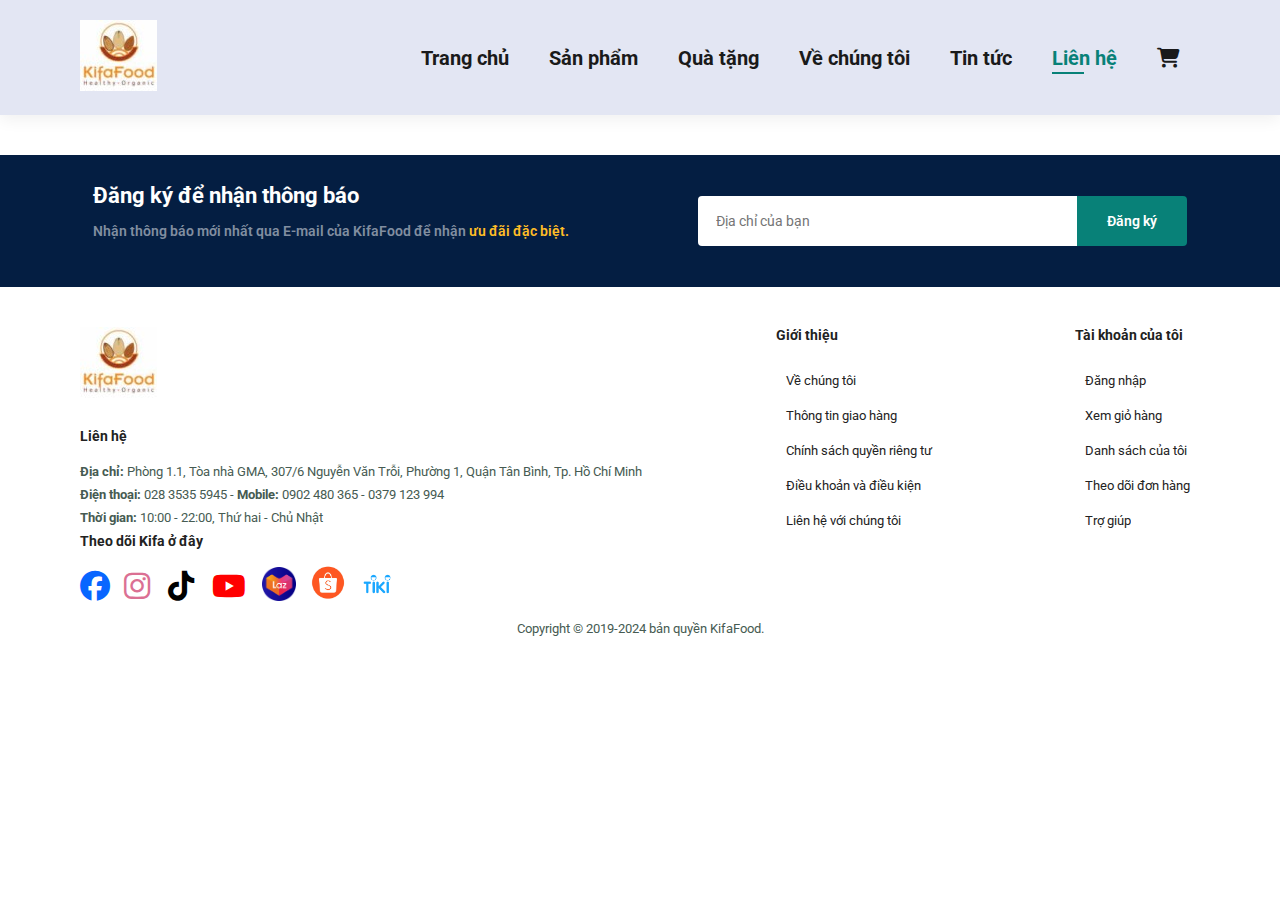
<file: contact.html>
<!DOCTYPE html>
<html lang="en">
<head>
    <meta charset="UTF-8">
    <meta http-equiv="X-UA-Compatible" content="IE=edge">
    <meta name="viewport" content="width=device-width, initial-scale=1.0">
    <title>Kifa Food</title>
    <link rel="stylesheet" href="https://cdnjs.cloudflare.com/ajax/libs/font-awesome/6.5.1/css/all.min.css"/>
    <link rel="stylesheet" href="style.css">
    <link rel="shortcut icon" type="image/png" href="/img/LogoKifaFood.jpg"/>
</head>
<body>
    <section id="header">
        <a href=""><img src="img/LogoKifaFood.jpg" class="logo" alt=""></a>

        <div>
            <ul id="navbar">
                <li><a href="index.html">Trang chủ</a></li>
                <li><a href="shop.html">Sản phẩm</a></li>
                <li><a href="gift.html">Quà tặng</a></li>
                <li><a href="about.html">Về chúng tôi</a></li>
                <li><a href="blog.html">Tin tức</a></li>
                <li><a class="active" href="contact.html">Liên hệ</a></li>
                <li id="lg-bag"><a href="cart.html"><i class="fa-solid fa-cart-shopping"></i></a></li>
                <a href="#" id="close"><i class="fa-solid fa-xmark"></i></a>
            </ul>
        </div>

        <div id="mobile">
            <a href="cart.html"><i class="fa-solid fa-cart-shopping"></i></a>
            <i id="bar" class="fa-solid fa-bars"></i>
        </div>

    </section>

    <!-- <section id="product1" class="section-p1">
        <h2>New Arrivals</h2>
        <p></p>
        <div class="pro-container">
            <div class="pro">
                <img src="./img/product/SPKifaFood/ThanhGaoLut.png" alt="">
                <div class="des">
                    <span>Hạt</span>
                    <h5>Thanh Hạt Gạo Lứt Chà Bông Phô Mai 120g</h5>
                    <div class="star">
                        <i class="fas fa-star"></i>
                        <i class="fas fa-star"></i>
                        <i class="fas fa-star"></i>
                        <i class="fas fa-star"></i>
                        <i class="fas fa-star"></i>
                    </div>
                    <h4>95,000 đ</h4>
                </div>
                <a href="#"><i class="fa-solid fa-cart-shopping cart"></i></a>
            </div>
            <div class="pro">
                <img src="./img/product/SPKifaFood/XoaiSay.png" alt="">
                <div class="des">
                    <span>Trái cây sấy</span>
                    <h5>Xoài Sấy - Muối Ớt 170g</h5>
                    <div class="star">
                        <i class="fas fa-star"></i>
                        <i class="fas fa-star"></i>
                        <i class="fas fa-star"></i>
                        <i class="fas fa-star"></i>
                        <i class="fas fa-star"></i>
                    </div>
                    <h4>95,000 đ</h4>
                </div>
                <a href="#"><i class="fa-solid fa-cart-shopping cart"></i></a>
            </div>
            <div class="pro">
                <img src="./img/product/SPKifaFood/ThomSay.png" alt="">
                <div class="des">
                    <span>Trái cây sấy</span>
                    <h5>Thơm Sấy - Muối Ớt 200g</h5>
                    <div class="star">
                        <i class="fas fa-star"></i>
                        <i class="fas fa-star"></i>
                        <i class="fas fa-star"></i>
                        <i class="fas fa-star"></i>
                        <i class="fas fa-star"></i>
                    </div>
                    <h4>135,000 đ</h4>
                </div>
                <a href="#"><i class="fa-solid fa-cart-shopping cart"></i></a>
            </div>
            <div class="pro">
                <img src="./img/product/SPKifaFood/OiSay.png" alt="">
                <div class="des">
                    <span>Trái cây sấy</span>
                    <h5>Ổi Sấy - Muối Ớt 250g</h5>
                    <div class="star">
                        <i class="fas fa-star"></i>
                        <i class="fas fa-star"></i>
                        <i class="fas fa-star"></i>
                        <i class="fas fa-star"></i>
                        <i class="fas fa-star"></i>
                    </div>
                    <h4>175,000 đ</h4>
                </div>
                <a href="#"><i class="fa-solid fa-cart-shopping cart"></i></a>
            </div>
            <div class="pro">
                <img src="./img/product/SPKifaFood/HatDieu.png" alt="">
                <div class="des">
                    <span>Hạt</span>
                    <h5>Hạt Điều - Tỏi Ớt 200g</h5>
                    <div class="star">
                        <i class="fas fa-star"></i>
                        <i class="fas fa-star"></i>
                        <i class="fas fa-star"></i>
                        <i class="fas fa-star"></i>
                        <i class="fas fa-star"></i>
                    </div>
                    <h4>150,000 đ</h4>
                </div>
                <a href="#"><i class="fa-solid fa-cart-shopping cart"></i></a>
            </div>
            <div class="pro">
                <img src="./img/product/SPKifaFood/KhoGaLaChanh.png" alt="">
                <div class="des">
                    <span>Khô thịt</span>
                    <h5>Khô Gà Lá Chanh 80g</h5>
                    <div class="star">
                        <i class="fas fa-star"></i>
                        <i class="fas fa-star"></i>
                        <i class="fas fa-star"></i>
                        <i class="fas fa-star"></i>
                        <i class="fas fa-star"></i>
                    </div>
                    <h4>85,000 đ</h4>
                </div>
                <a href="#"><i class="fa-solid fa-cart-shopping cart"></i></a>
            </div>
            <div class="pro">
                <img src="./img/product/SPKifaFood/BaRoiSayGion.png" alt="">
                <div class="des">
                    <span>Khô thịt</span>
                    <h5>Ba Rọi Sấy Giòn 90g</h5>
                    <div class="star">
                        <i class="fas fa-star"></i>
                        <i class="fas fa-star"></i>
                        <i class="fas fa-star"></i>
                        <i class="fas fa-star"></i>
                        <i class="fas fa-star"></i>
                    </div>
                    <h4>135,000 đ</h4>
                </div>
                <a href="#"><i class="fa-solid fa-cart-shopping cart"></i></a>
            </div>
            <div class="pro">
                <img src="./img/product/SPKifaFood/KhoBoSaySoi.png" alt="">
                <div class="des">
                    <span>Khô thịt</span>
                    <h5>Kho Bò Xé Sợi 110g</h5>
                    <div class="star">
                        <i class="fas fa-star"></i>
                        <i class="fas fa-star"></i>
                        <i class="fas fa-star"></i>
                        <i class="fas fa-star"></i>
                        <i class="fas fa-star"></i>
                    </div>
                    <h4>145,000 đ</h4>
                </div>
                <a href="#"><i class="fa-solid fa-cart-shopping cart"></i></a>
            </div>
            <div class="pro">
                <img src="./img/product/SPKifaFood/KhoBoCanLat.png" alt="">
                <div class="des">
                    <span>Khô thịt</span>
                    <h5>Khô Bò Cán Lát 150g</h5>
                    <div class="star">
                        <i class="fas fa-star"></i>
                        <i class="fas fa-star"></i>
                        <i class="fas fa-star"></i>
                        <i class="fas fa-star"></i>
                        <i class="fas fa-star"></i>
                    </div>
                    <h4>165,000 đ</h4>
                </div>
                <a href="#"><i class="fa-solid fa-cart-shopping cart"></i></a>
            </div>
            <div class="pro">
                <img src="./img/product/SPKifaFood/KhoMucXeSoi.png" alt="">
                <div class="des">
                    <span>Khô thịt và Hải sản</span>
                    <h5>Khô Mực Xé Sợi 100g</h5>
                    <div class="star">
                        <i class="fas fa-star"></i>
                        <i class="fas fa-star"></i>
                        <i class="fas fa-star"></i>
                        <i class="fas fa-star"></i>
                        <i class="fas fa-star"></i>
                    </div>
                    <h4>95,000 đ</h4>
                </div>
                <a href="#"><i class="fa-solid fa-cart-shopping cart"></i></a>
            </div>
            <div class="pro">
                <img src="./img/product/SPKifaFood/KhoMucLatCanGu.png" alt="">
                <div class="des">
                    <span>Khô thịt và Hải sản</span>
                    <h5>Khô Mực Lát Cán Gù 100g</h5>
                    <div class="star">
                        <i class="fas fa-star"></i>
                        <i class="fas fa-star"></i>
                        <i class="fas fa-star"></i>
                        <i class="fas fa-star"></i>
                        <i class="fas fa-star"></i>
                    </div>
                    <h4>125,000 đ</h4>
                </div>
                <a href="#"><i class="fa-solid fa-cart-shopping cart"></i></a>
            </div>
            <div class="pro">
                <img src="./img/product/SPKifaFood/CaMaiSayThai.png" alt="">
                <div class="des">
                    <span>Khô thịt và Hải sản</span>
                    <h5>Cá Mai Sấy Thái 65g</h5>
                    <div class="star">
                        <i class="fas fa-star"></i>
                        <i class="fas fa-star"></i>
                        <i class="fas fa-star"></i>
                        <i class="fas fa-star"></i>
                        <i class="fas fa-star"></i>
                    </div>
                    <h4>105,000 đ</h4>
                </div>
                <a href="#"><i class="fa-solid fa-cart-shopping cart"></i></a>
            </div>
        </div>
    </section> -->

    <section id="newsletter" class="section-p1 section-m1">
        <div class="newstext">
            <h4>Đăng ký để nhận thông báo</h4>
            <p>Nhận thông báo mới nhất qua E-mail của KifaFood để nhận <span>ưu đãi đặc biệt.</span></p>
        </div>
        <div class="form">
            <input type="text" placeholder="Địa chỉ của bạn">
            <button class="normal">Đăng ký</button>
        </div>
    </section>

    <footer class="section-p1">
        <div class="col">
            <img class="logo" src="./img/LogoKifaFood.jpg" alt="">
            <h4>Liên hệ</h4>
            <p><strong>Địa chỉ: </strong> Phòng 1.1, Tòa nhà GMA, 307/6 Nguyễn Văn Trỗi, Phường 1, Quận Tân Bình, Tp. Hồ Chí Minh</p>
            <p><strong>Điện thoại: </strong> 028 3535 5945 - <strong>Mobile: </strong> 0902 480 365 - 0379 123 994</p>
            <p><strong>Thời gian: </strong> 10:00 - 22:00, Thứ hai - Chủ Nhật</p>
            <div class="follow">
                <h4>Theo dõi Kifa ở đây</h4>
                <div class="icon">
                    <i class="fa-brands fa-facebook" style=" color: #0866FF "></i>
                    <i class="fa-brands fa-instagram" style=" color: palevioletred "></i>
                    <i class="fa-brands fa-tiktok" style=" color: black "></i>
                    <i class="fa-brands fa-youtube" style=" color: red "></i>
                    <a href="">
                        <img src="./img/footer/lazada.png" alt="">
                    </a>
                    <a href="">
                        <img src="./img/footer/shopee.png" alt="">
                    </a>
                    <a href="">
                        <img src="./img/footer/tiki.png" alt="">
                    </a>
                </div>
            </div>
        </div>

        <div class="col">
            <h4>Giới thiệu</h4>
            <a href="#">Về chúng tôi</a>
            <a href="#">Thông tin giao hàng</a>
            <a href="#">Chính sách quyền riêng tư</a>
            <a href="#">Điều khoản và điều kiện</a>
            <a href="#">Liên hệ với chúng tôi</a>
        </div>

        <div class="col">
            <h4>Tài khoản của tôi</h4>
            <a href="#">Đăng nhập</a>
            <a href="#">Xem giỏ hàng</a>
            <a href="#">Danh sách của tôi</a>
            <a href="#">Theo dõi đơn hàng</a>
            <a href="#">Trợ giúp</a>
        </div>

        <!-- <div class="col install">
            <h4>Tải ứng dụng</h4>
            <p>Từ App Store hoặc Google Play</p>
            <div class="row">
                <img src="" alt="">
                <img src="" alt="">
            </div>
            <p>Thanh toán</p>
            <img src="" alt="">
        </div> -->

        <div class="copyright">
            <p>Copyright © 2019-2024 bản quyền KifaFood.</p>
        </div>
    </footer>

    <script src="script.js"></script>
</body>
</html>
</file>
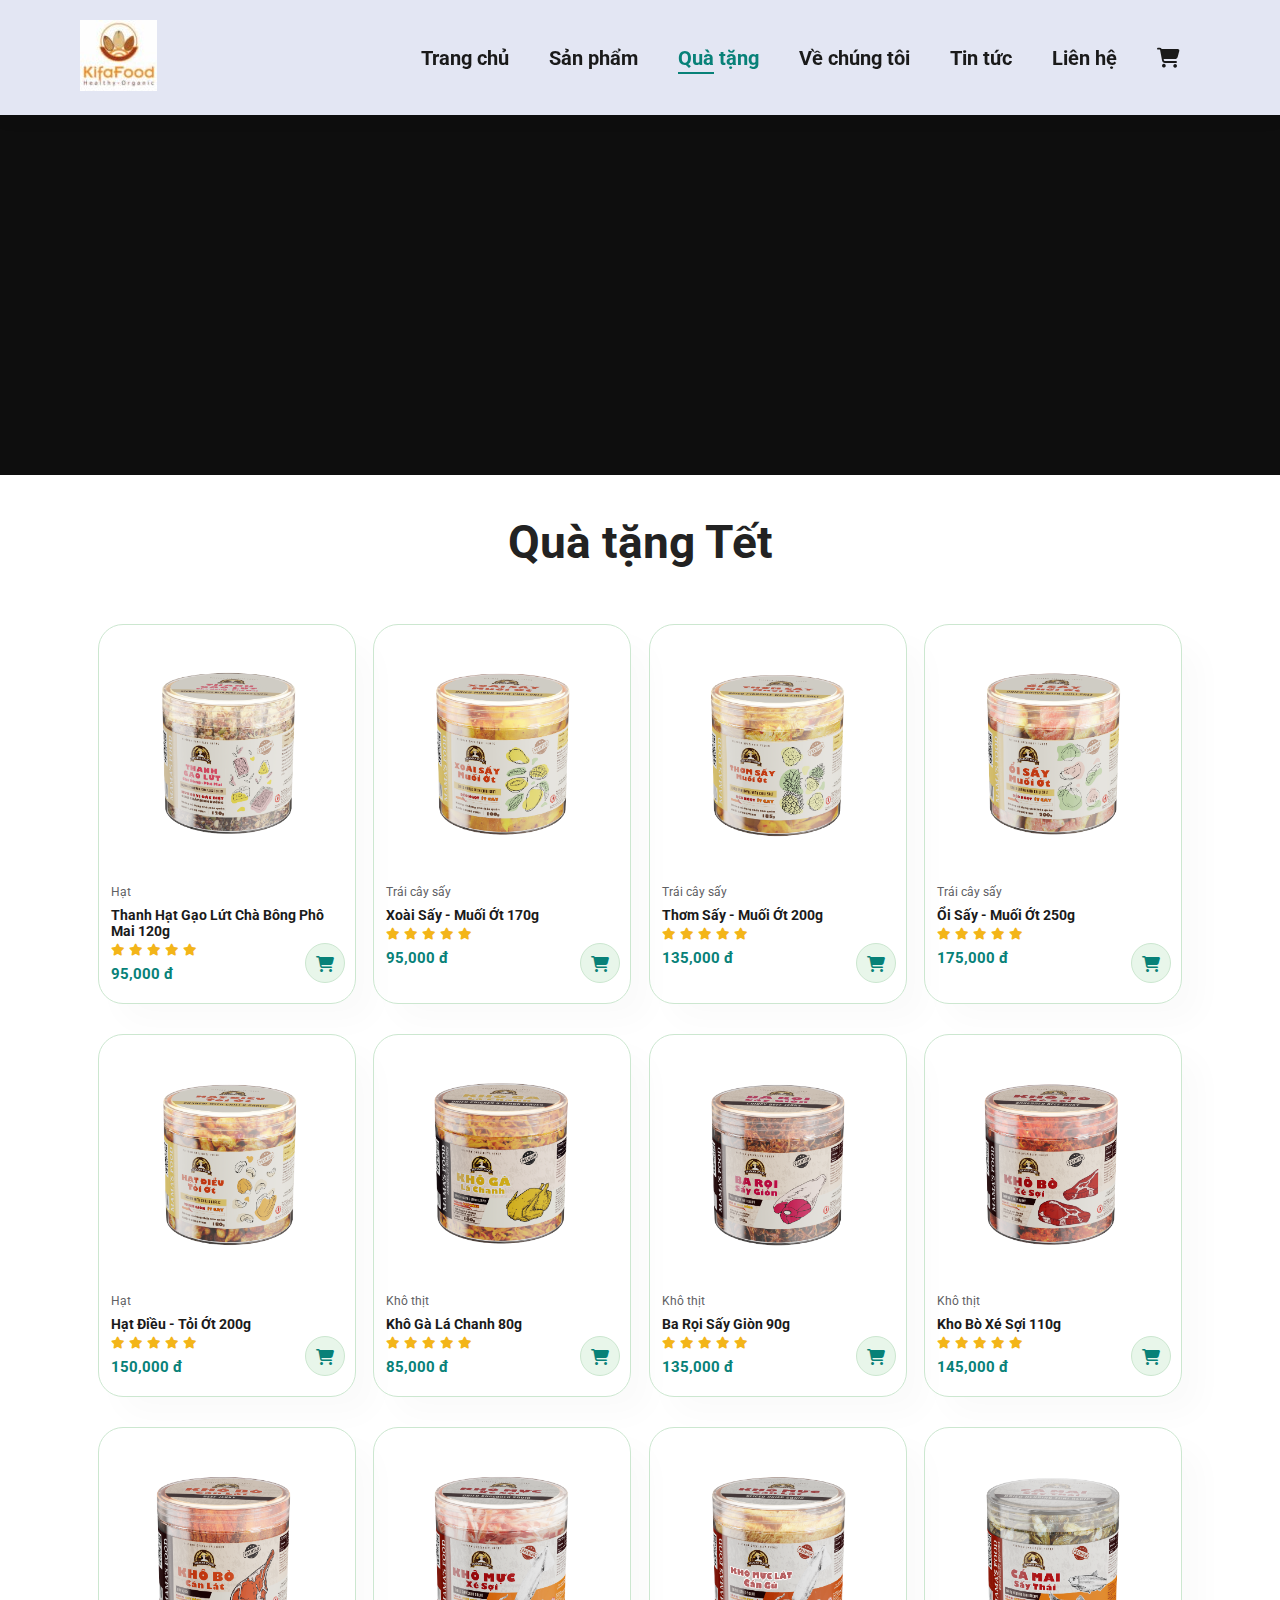
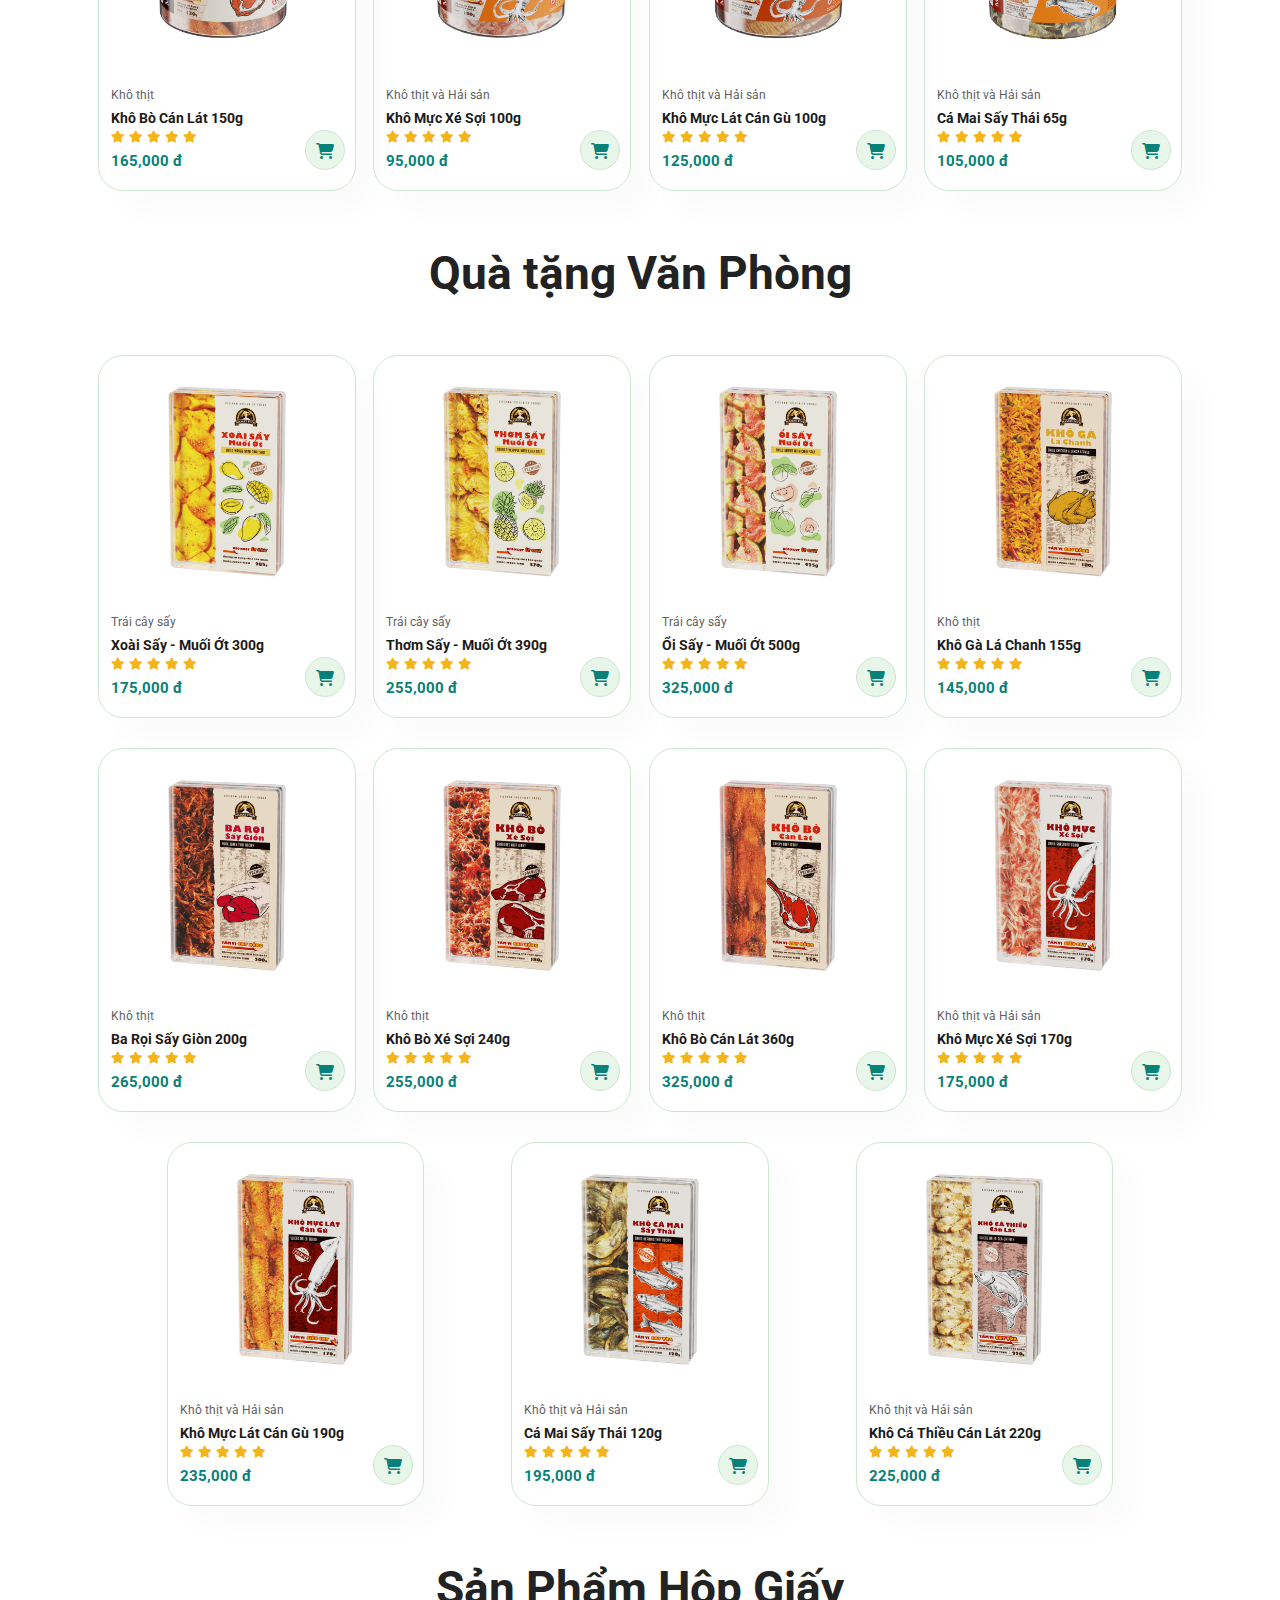
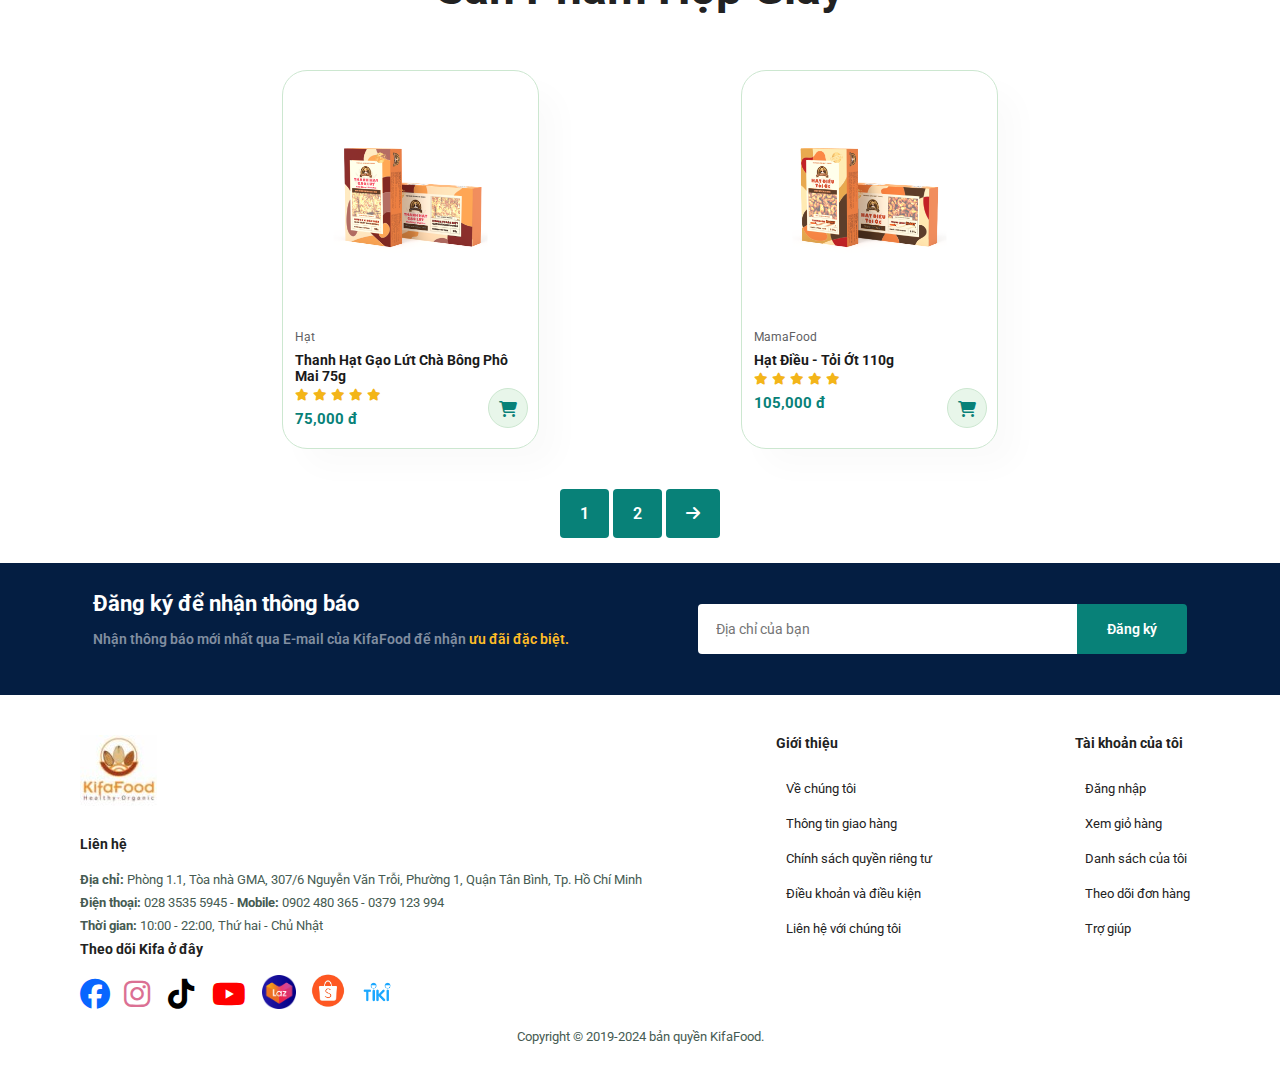
<file: gift.html>
<!DOCTYPE html>
<html lang="en">
<head>
    <meta charset="UTF-8">
    <meta http-equiv="X-UA-Compatible" content="IE=edge">
    <meta name="viewport" content="width=device-width, initial-scale=1.0">
    <title>Kifa Food</title>
    <link rel="stylesheet" href="https://cdnjs.cloudflare.com/ajax/libs/font-awesome/6.5.1/css/all.min.css"/>
    <link rel="stylesheet" href="style.css">
    <link rel="shortcut icon" type="image/png" href="/img/LogoKifaFood.jpg"/>
</head>
<body>
    <section id="header">
        <a href=""><img src="img/LogoKifaFood.jpg" class="logo" alt=""></a>

        <div>
            <ul id="navbar">
                <li><a href="index.html">Trang chủ</a></li>
                <li><a href="shop.html">Sản phẩm</a></li>
                <li><a class="active" href="gift.html">Quà tặng</a></li>
                <li><a href="about.html">Về chúng tôi</a></li>
                <li><a href="blog.html">Tin tức</a></li>
                <li><a href="contact.html">Liên hệ</a></li>
                <li id="lg-bag"><a href="cart.html"><i class="fa-solid fa-cart-shopping"></i></a></li>
                <a href="#" id="close"><i class="fa-solid fa-xmark"></i></a>
            </ul>
        </div>

        <div id="mobile">
            <a href="cart.html"><i class="fa-solid fa-cart-shopping"></i></a>
            <i id="bar" class="fa-solid fa-bars"></i>
        </div>

    </section>

    <section id="page-header">
        <!-- <h4>Thực phẩm cho người ăn kiêng</h4>
        <h2><h2>
        <h1>COOKIES & BISCOTTI</h1>
        <p>BÁNH ĂN KIÊNG</p>
        <button>ORDER NOW</button> -->
    </section>

    <section id="product1" class="section-p1">
        <h2>Quà tặng Tết</h2>
        <p></p>
        <div class="pro-container">
            <div class="pro">
                <img src="./img/product/SPKifaFood/ThanhGaoLut.png" alt="">
                <div class="des">
                    <span>Hạt</span>
                    <h5>Thanh Hạt Gạo Lứt Chà Bông Phô Mai 120g</h5>
                    <div class="star">
                        <i class="fas fa-star"></i>
                        <i class="fas fa-star"></i>
                        <i class="fas fa-star"></i>
                        <i class="fas fa-star"></i>
                        <i class="fas fa-star"></i>
                    </div>
                    <h4>95,000 đ</h4>
                </div>
                <a href="#"><i class="fa-solid fa-cart-shopping cart"></i></a>
            </div>
            <div class="pro">
                <img src="./img/product/SPKifaFood/XoaiSay.png" alt="">
                <div class="des">
                    <span>Trái cây sấy</span>
                    <h5>Xoài Sấy - Muối Ớt 170g</h5>
                    <div class="star">
                        <i class="fas fa-star"></i>
                        <i class="fas fa-star"></i>
                        <i class="fas fa-star"></i>
                        <i class="fas fa-star"></i>
                        <i class="fas fa-star"></i>
                    </div>
                    <h4>95,000 đ</h4>
                </div>
                <a href="#"><i class="fa-solid fa-cart-shopping cart"></i></a>
            </div>
            <div class="pro">
                <img src="./img/product/SPKifaFood/ThomSay.png" alt="">
                <div class="des">
                    <span>Trái cây sấy</span>
                    <h5>Thơm Sấy - Muối Ớt 200g</h5>
                    <div class="star">
                        <i class="fas fa-star"></i>
                        <i class="fas fa-star"></i>
                        <i class="fas fa-star"></i>
                        <i class="fas fa-star"></i>
                        <i class="fas fa-star"></i>
                    </div>
                    <h4>135,000 đ</h4>
                </div>
                <a href="#"><i class="fa-solid fa-cart-shopping cart"></i></a>
            </div>
            <div class="pro">
                <img src="./img/product/SPKifaFood/OiSay.png" alt="">
                <div class="des">
                    <span>Trái cây sấy</span>
                    <h5>Ổi Sấy - Muối Ớt 250g</h5>
                    <div class="star">
                        <i class="fas fa-star"></i>
                        <i class="fas fa-star"></i>
                        <i class="fas fa-star"></i>
                        <i class="fas fa-star"></i>
                        <i class="fas fa-star"></i>
                    </div>
                    <h4>175,000 đ</h4>
                </div>
                <a href="#"><i class="fa-solid fa-cart-shopping cart"></i></a>
            </div>
            <div class="pro">
                <img src="./img/product/SPKifaFood/HatDieu.png" alt="">
                <div class="des">
                    <span>Hạt</span>
                    <h5>Hạt Điều - Tỏi Ớt 200g</h5>
                    <div class="star">
                        <i class="fas fa-star"></i>
                        <i class="fas fa-star"></i>
                        <i class="fas fa-star"></i>
                        <i class="fas fa-star"></i>
                        <i class="fas fa-star"></i>
                    </div>
                    <h4>150,000 đ</h4>
                </div>
                <a href="#"><i class="fa-solid fa-cart-shopping cart"></i></a>
            </div>
            <div class="pro">
                <img src="./img/product/SPKifaFood/KhoGaLaChanh.png" alt="">
                <div class="des">
                    <span>Khô thịt</span>
                    <h5>Khô Gà Lá Chanh 80g</h5>
                    <div class="star">
                        <i class="fas fa-star"></i>
                        <i class="fas fa-star"></i>
                        <i class="fas fa-star"></i>
                        <i class="fas fa-star"></i>
                        <i class="fas fa-star"></i>
                    </div>
                    <h4>85,000 đ</h4>
                </div>
                <a href="#"><i class="fa-solid fa-cart-shopping cart"></i></a>
            </div>
            <div class="pro">
                <img src="./img/product/SPKifaFood/BaRoiSayGion.png" alt="">
                <div class="des">
                    <span>Khô thịt</span>
                    <h5>Ba Rọi Sấy Giòn 90g</h5>
                    <div class="star">
                        <i class="fas fa-star"></i>
                        <i class="fas fa-star"></i>
                        <i class="fas fa-star"></i>
                        <i class="fas fa-star"></i>
                        <i class="fas fa-star"></i>
                    </div>
                    <h4>135,000 đ</h4>
                </div>
                <a href="#"><i class="fa-solid fa-cart-shopping cart"></i></a>
            </div>
            <div class="pro">
                <img src="./img/product/SPKifaFood/KhoBoSaySoi.png" alt="">
                <div class="des">
                    <span>Khô thịt</span>
                    <h5>Kho Bò Xé Sợi 110g</h5>
                    <div class="star">
                        <i class="fas fa-star"></i>
                        <i class="fas fa-star"></i>
                        <i class="fas fa-star"></i>
                        <i class="fas fa-star"></i>
                        <i class="fas fa-star"></i>
                    </div>
                    <h4>145,000 đ</h4>
                </div>
                <a href="#"><i class="fa-solid fa-cart-shopping cart"></i></a>
            </div>
            <div class="pro">
                <img src="./img/product/SPKifaFood/KhoBoCanLat.png" alt="">
                <div class="des">
                    <span>Khô thịt</span>
                    <h5>Khô Bò Cán Lát 150g</h5>
                    <div class="star">
                        <i class="fas fa-star"></i>
                        <i class="fas fa-star"></i>
                        <i class="fas fa-star"></i>
                        <i class="fas fa-star"></i>
                        <i class="fas fa-star"></i>
                    </div>
                    <h4>165,000 đ</h4>
                </div>
                <a href="#"><i class="fa-solid fa-cart-shopping cart"></i></a>
            </div>
            <div class="pro">
                <img src="./img/product/SPKifaFood/KhoMucXeSoi.png" alt="">
                <div class="des">
                    <span>Khô thịt và Hải sản</span>
                    <h5>Khô Mực Xé Sợi 100g</h5>
                    <div class="star">
                        <i class="fas fa-star"></i>
                        <i class="fas fa-star"></i>
                        <i class="fas fa-star"></i>
                        <i class="fas fa-star"></i>
                        <i class="fas fa-star"></i>
                    </div>
                    <h4>95,000 đ</h4>
                </div>
                <a href="#"><i class="fa-solid fa-cart-shopping cart"></i></a>
            </div>
            <div class="pro">
                <img src="./img/product/SPKifaFood/KhoMucLatCanGu.png" alt="">
                <div class="des">
                    <span>Khô thịt và Hải sản</span>
                    <h5>Khô Mực Lát Cán Gù 100g</h5>
                    <div class="star">
                        <i class="fas fa-star"></i>
                        <i class="fas fa-star"></i>
                        <i class="fas fa-star"></i>
                        <i class="fas fa-star"></i>
                        <i class="fas fa-star"></i>
                    </div>
                    <h4>125,000 đ</h4>
                </div>
                <a href="#"><i class="fa-solid fa-cart-shopping cart"></i></a>
            </div>
            <div class="pro">
                <img src="./img/product/SPKifaFood/CaMaiSayThai.png" alt="">
                <div class="des">
                    <span>Khô thịt và Hải sản</span>
                    <h5>Cá Mai Sấy Thái 65g</h5>
                    <div class="star">
                        <i class="fas fa-star"></i>
                        <i class="fas fa-star"></i>
                        <i class="fas fa-star"></i>
                        <i class="fas fa-star"></i>
                        <i class="fas fa-star"></i>
                    </div>
                    <h4>105,000 đ</h4>
                </div>
                <a href="#"><i class="fa-solid fa-cart-shopping cart"></i></a>
            </div>
        </div>
    </section>

    <section id="product1" class="section-p1">
        <h2>Quà tặng Văn Phòng</h2>
        <p></p>
        <div class="pro-container">
            <div class="pro">
                <img src="./img/product/SPHopNhua/XoaiSay.png" alt="">
                <div class="des">
                    <span>Trái cây sấy</span>
                    <h5>Xoài Sấy - Muối Ớt 300g</h5>
                    <div class="star">
                        <i class="fas fa-star"></i>
                        <i class="fas fa-star"></i>
                        <i class="fas fa-star"></i>
                        <i class="fas fa-star"></i>
                        <i class="fas fa-star"></i>
                    </div>
                    <h4>175,000 đ</h4>
                </div>
                <a href="#"><i class="fa-solid fa-cart-shopping cart"></i></a>
            </div>
            <div class="pro">
                <img src="./img/product/SPHopNhua/ThomSay.png" alt="">
                <div class="des">
                    <span>Trái cây sấy</span>
                    <h5>Thơm Sấy - Muối Ớt 390g</h5>
                    <div class="star">
                        <i class="fas fa-star"></i>
                        <i class="fas fa-star"></i>
                        <i class="fas fa-star"></i>
                        <i class="fas fa-star"></i>
                        <i class="fas fa-star"></i>
                    </div>
                    <h4>255,000 đ</h4>
                </div>
                <a href="#"><i class="fa-solid fa-cart-shopping cart"></i></a>
            </div>
            <div class="pro">
                <img src="./img/product/SPHopNhua/OiSay.png" alt="">
                <div class="des">
                    <span>Trái cây sấy</span>
                    <h5>Ổi Sấy - Muối Ớt 500g</h5>
                    <div class="star">
                        <i class="fas fa-star"></i>
                        <i class="fas fa-star"></i>
                        <i class="fas fa-star"></i>
                        <i class="fas fa-star"></i>
                        <i class="fas fa-star"></i>
                    </div>
                    <h4>325,000 đ</h4>
                </div>
                <a href="#"><i class="fa-solid fa-cart-shopping cart"></i></a>
            </div>
            <div class="pro">
                <img src="./img/product/SPHopNhua/KhoGaLaChanh.png" alt="">
                <div class="des">
                    <span>Khô thịt</span>
                    <h5>Khô Gà Lá Chanh 155g</h5>
                    <div class="star">
                        <i class="fas fa-star"></i>
                        <i class="fas fa-star"></i>
                        <i class="fas fa-star"></i>
                        <i class="fas fa-star"></i>
                        <i class="fas fa-star"></i>
                    </div>
                    <h4>145,000 đ</h4>
                </div>
                <a href="#"><i class="fa-solid fa-cart-shopping cart"></i></a>
            </div>
            <div class="pro">
                <img src="./img/product/SPHopNhua/BaRoiSayGion.png" alt="">
                <div class="des">
                    <span>Khô thịt</span>
                    <h5>Ba Rọi Sấy Giòn 200g</h5>
                    <div class="star">
                        <i class="fas fa-star"></i>
                        <i class="fas fa-star"></i>
                        <i class="fas fa-star"></i>
                        <i class="fas fa-star"></i>
                        <i class="fas fa-star"></i>
                    </div>
                    <h4>265,000 đ</h4>
                </div>
                <a href="#"><i class="fa-solid fa-cart-shopping cart"></i></a>
            </div>
            <div class="pro">
                <img src="./img/product/SPHopNhua/KhoBoSaySoi.png" alt="">
                <div class="des">
                    <span>Khô thịt</span>
                    <h5>Khô Bò Xé Sợi 240g</h5>
                    <div class="star">
                        <i class="fas fa-star"></i>
                        <i class="fas fa-star"></i>
                        <i class="fas fa-star"></i>
                        <i class="fas fa-star"></i>
                        <i class="fas fa-star"></i>
                    </div>
                    <h4>255,000 đ</h4>
                </div>
                <a href="#"><i class="fa-solid fa-cart-shopping cart"></i></a>
            </div>
            <div class="pro">
                <img src="./img/product/SPHopNhua/KhoBoCanLat.png" alt="">
                <div class="des">
                    <span>Khô thịt</span>
                    <h5>Khô Bò Cán Lát 360g</h5>
                    <div class="star">
                        <i class="fas fa-star"></i>
                        <i class="fas fa-star"></i>
                        <i class="fas fa-star"></i>
                        <i class="fas fa-star"></i>
                        <i class="fas fa-star"></i>
                    </div>
                    <h4>325,000 đ</h4>
                </div>
                <a href="#"><i class="fa-solid fa-cart-shopping cart"></i></a>
            </div>
            <div class="pro">
                <img src="./img/product/SPHopNhua/KhoMucXeSoi.png" alt="">
                <div class="des">
                    <span>Khô thịt và Hải sản</span>
                    <h5>Khô Mực Xé Sợi 170g</h5>
                    <div class="star">
                        <i class="fas fa-star"></i>
                        <i class="fas fa-star"></i>
                        <i class="fas fa-star"></i>
                        <i class="fas fa-star"></i>
                        <i class="fas fa-star"></i>
                    </div>
                    <h4>175,000 đ</h4>
                </div>
                <a href="#"><i class="fa-solid fa-cart-shopping cart"></i></a>
            </div>
            <div class="pro">
                <img src="./img/product/SPHopNhua/KhoMucLatCanGu.png" alt="">
                <div class="des">
                    <span>Khô thịt và Hải sản</span>
                    <h5>Khô Mực Lát Cán Gù 190g</h5>
                    <div class="star">
                        <i class="fas fa-star"></i>
                        <i class="fas fa-star"></i>
                        <i class="fas fa-star"></i>
                        <i class="fas fa-star"></i>
                        <i class="fas fa-star"></i>
                    </div>
                    <h4>235,000 đ</h4>
                </div>
                <a href="#"><i class="fa-solid fa-cart-shopping cart"></i></a>
            </div>
            <div class="pro">
                <img src="./img/product/SPHopNhua/CaMaiSayThai.png" alt="">
                <div class="des">
                    <span>Khô thịt và Hải sản</span>
                    <h5>Cá Mai Sấy Thái 120g</h5>
                    <div class="star">
                        <i class="fas fa-star"></i>
                        <i class="fas fa-star"></i>
                        <i class="fas fa-star"></i>
                        <i class="fas fa-star"></i>
                        <i class="fas fa-star"></i>
                    </div>
                    <h4>195,000 đ</h4>
                </div>
                <a href="#"><i class="fa-solid fa-cart-shopping cart"></i></a>
            </div>
            <div class="pro">
                <img src="./img/product/SPHopNhua/KhoCaThieuCanLat.png" alt="">
                <div class="des">
                    <span>Khô thịt và Hải sản</span>
                    <h5>Khô Cá Thiều Cán Lát 220g</h5>
                    <div class="star">
                        <i class="fas fa-star"></i>
                        <i class="fas fa-star"></i>
                        <i class="fas fa-star"></i>
                        <i class="fas fa-star"></i>
                        <i class="fas fa-star"></i>
                    </div>
                    <h4>225,000 đ</h4>
                </div>
                <a href="#"><i class="fa-solid fa-cart-shopping cart"></i></a>
            </div>
        </div>
    </section>

    <section id="product1" class="section-p1">
        <h2>Sản Phẩm Hộp Giấy</h2>
        <p></p>
        <div class="pro-container">
            <div class="pro">
                <img src="./img/product/SPHopGiay/HatGaoLut.png" alt="">
                <div class="des">
                    <span>Hạt</span>
                    <h5>Thanh Hạt Gạo Lứt Chà Bông Phô Mai 75g</h5>
                    <div class="star">
                        <i class="fas fa-star"></i>
                        <i class="fas fa-star"></i>
                        <i class="fas fa-star"></i>
                        <i class="fas fa-star"></i>
                        <i class="fas fa-star"></i>
                    </div>
                    <h4>75,000 đ</h4>
                </div>
                <a href="#"><i class="fa-solid fa-cart-shopping cart"></i></a>
            </div>
            <div class="pro">
                <img src="./img/product/SPHopGiay/HatDieu.png" alt="">
                <div class="des">
                    <span>MamaFood</span>
                    <h5>Hạt Điều - Tỏi Ớt 110g</h5>
                    <div class="star">
                        <i class="fas fa-star"></i>
                        <i class="fas fa-star"></i>
                        <i class="fas fa-star"></i>
                        <i class="fas fa-star"></i>
                        <i class="fas fa-star"></i>
                    </div>
                    <h4>105,000 đ</h4>
                </div>
                <a href="#"><i class="fa-solid fa-cart-shopping cart"></i></a>
            </div>
        </div>
    </section>

    <section id="pagination" class="section-p1">
        <a href="#">1</a>
        <a href="#">2</a>
        <a href="#"><i class="fa-solid fa-arrow-right"></i></a>
    </section>

    <!-- <section id="product1" class="section-p1">
        <h2>New Arrivals</h2>
        <p></p>
        <div class="pro-container">
            <div class="pro">
                <img src="./img/product/SPKifaFood/ThanhGaoLut.png" alt="">
                <div class="des">
                    <span>Hạt</span>
                    <h5>Thanh Hạt Gạo Lứt Chà Bông Phô Mai 120g</h5>
                    <div class="star">
                        <i class="fas fa-star"></i>
                        <i class="fas fa-star"></i>
                        <i class="fas fa-star"></i>
                        <i class="fas fa-star"></i>
                        <i class="fas fa-star"></i>
                    </div>
                    <h4>95,000 đ</h4>
                </div>
                <a href="#"><i class="fa-solid fa-cart-shopping cart"></i></a>
            </div>
            <div class="pro">
                <img src="./img/product/SPKifaFood/XoaiSay.png" alt="">
                <div class="des">
                    <span>Trái cây sấy</span>
                    <h5>Xoài Sấy - Muối Ớt 170g</h5>
                    <div class="star">
                        <i class="fas fa-star"></i>
                        <i class="fas fa-star"></i>
                        <i class="fas fa-star"></i>
                        <i class="fas fa-star"></i>
                        <i class="fas fa-star"></i>
                    </div>
                    <h4>95,000 đ</h4>
                </div>
                <a href="#"><i class="fa-solid fa-cart-shopping cart"></i></a>
            </div>
            <div class="pro">
                <img src="./img/product/SPKifaFood/ThomSay.png" alt="">
                <div class="des">
                    <span>Trái cây sấy</span>
                    <h5>Thơm Sấy - Muối Ớt 200g</h5>
                    <div class="star">
                        <i class="fas fa-star"></i>
                        <i class="fas fa-star"></i>
                        <i class="fas fa-star"></i>
                        <i class="fas fa-star"></i>
                        <i class="fas fa-star"></i>
                    </div>
                    <h4>135,000 đ</h4>
                </div>
                <a href="#"><i class="fa-solid fa-cart-shopping cart"></i></a>
            </div>
            <div class="pro">
                <img src="./img/product/SPKifaFood/OiSay.png" alt="">
                <div class="des">
                    <span>Trái cây sấy</span>
                    <h5>Ổi Sấy - Muối Ớt 250g</h5>
                    <div class="star">
                        <i class="fas fa-star"></i>
                        <i class="fas fa-star"></i>
                        <i class="fas fa-star"></i>
                        <i class="fas fa-star"></i>
                        <i class="fas fa-star"></i>
                    </div>
                    <h4>175,000 đ</h4>
                </div>
                <a href="#"><i class="fa-solid fa-cart-shopping cart"></i></a>
            </div>
            <div class="pro">
                <img src="./img/product/SPKifaFood/HatDieu.png" alt="">
                <div class="des">
                    <span>Hạt</span>
                    <h5>Hạt Điều - Tỏi Ớt 200g</h5>
                    <div class="star">
                        <i class="fas fa-star"></i>
                        <i class="fas fa-star"></i>
                        <i class="fas fa-star"></i>
                        <i class="fas fa-star"></i>
                        <i class="fas fa-star"></i>
                    </div>
                    <h4>150,000 đ</h4>
                </div>
                <a href="#"><i class="fa-solid fa-cart-shopping cart"></i></a>
            </div>
            <div class="pro">
                <img src="./img/product/SPKifaFood/KhoGaLaChanh.png" alt="">
                <div class="des">
                    <span>Khô thịt</span>
                    <h5>Khô Gà Lá Chanh 80g</h5>
                    <div class="star">
                        <i class="fas fa-star"></i>
                        <i class="fas fa-star"></i>
                        <i class="fas fa-star"></i>
                        <i class="fas fa-star"></i>
                        <i class="fas fa-star"></i>
                    </div>
                    <h4>85,000 đ</h4>
                </div>
                <a href="#"><i class="fa-solid fa-cart-shopping cart"></i></a>
            </div>
            <div class="pro">
                <img src="./img/product/SPKifaFood/BaRoiSayGion.png" alt="">
                <div class="des">
                    <span>Khô thịt</span>
                    <h5>Ba Rọi Sấy Giòn 90g</h5>
                    <div class="star">
                        <i class="fas fa-star"></i>
                        <i class="fas fa-star"></i>
                        <i class="fas fa-star"></i>
                        <i class="fas fa-star"></i>
                        <i class="fas fa-star"></i>
                    </div>
                    <h4>135,000 đ</h4>
                </div>
                <a href="#"><i class="fa-solid fa-cart-shopping cart"></i></a>
            </div>
            <div class="pro">
                <img src="./img/product/SPKifaFood/KhoBoSaySoi.png" alt="">
                <div class="des">
                    <span>Khô thịt</span>
                    <h5>Kho Bò Xé Sợi 110g</h5>
                    <div class="star">
                        <i class="fas fa-star"></i>
                        <i class="fas fa-star"></i>
                        <i class="fas fa-star"></i>
                        <i class="fas fa-star"></i>
                        <i class="fas fa-star"></i>
                    </div>
                    <h4>145,000 đ</h4>
                </div>
                <a href="#"><i class="fa-solid fa-cart-shopping cart"></i></a>
            </div>
            <div class="pro">
                <img src="./img/product/SPKifaFood/KhoBoCanLat.png" alt="">
                <div class="des">
                    <span>Khô thịt</span>
                    <h5>Khô Bò Cán Lát 150g</h5>
                    <div class="star">
                        <i class="fas fa-star"></i>
                        <i class="fas fa-star"></i>
                        <i class="fas fa-star"></i>
                        <i class="fas fa-star"></i>
                        <i class="fas fa-star"></i>
                    </div>
                    <h4>165,000 đ</h4>
                </div>
                <a href="#"><i class="fa-solid fa-cart-shopping cart"></i></a>
            </div>
            <div class="pro">
                <img src="./img/product/SPKifaFood/KhoMucXeSoi.png" alt="">
                <div class="des">
                    <span>Khô thịt và Hải sản</span>
                    <h5>Khô Mực Xé Sợi 100g</h5>
                    <div class="star">
                        <i class="fas fa-star"></i>
                        <i class="fas fa-star"></i>
                        <i class="fas fa-star"></i>
                        <i class="fas fa-star"></i>
                        <i class="fas fa-star"></i>
                    </div>
                    <h4>95,000 đ</h4>
                </div>
                <a href="#"><i class="fa-solid fa-cart-shopping cart"></i></a>
            </div>
            <div class="pro">
                <img src="./img/product/SPKifaFood/KhoMucLatCanGu.png" alt="">
                <div class="des">
                    <span>Khô thịt và Hải sản</span>
                    <h5>Khô Mực Lát Cán Gù 100g</h5>
                    <div class="star">
                        <i class="fas fa-star"></i>
                        <i class="fas fa-star"></i>
                        <i class="fas fa-star"></i>
                        <i class="fas fa-star"></i>
                        <i class="fas fa-star"></i>
                    </div>
                    <h4>125,000 đ</h4>
                </div>
                <a href="#"><i class="fa-solid fa-cart-shopping cart"></i></a>
            </div>
            <div class="pro">
                <img src="./img/product/SPKifaFood/CaMaiSayThai.png" alt="">
                <div class="des">
                    <span>Khô thịt và Hải sản</span>
                    <h5>Cá Mai Sấy Thái 65g</h5>
                    <div class="star">
                        <i class="fas fa-star"></i>
                        <i class="fas fa-star"></i>
                        <i class="fas fa-star"></i>
                        <i class="fas fa-star"></i>
                        <i class="fas fa-star"></i>
                    </div>
                    <h4>105,000 đ</h4>
                </div>
                <a href="#"><i class="fa-solid fa-cart-shopping cart"></i></a>
            </div>
        </div>
    </section> -->

    <section id="newsletter" class="section-p1 section-m1">
        <div class="newstext">
            <h4>Đăng ký để nhận thông báo</h4>
            <p>Nhận thông báo mới nhất qua E-mail của KifaFood để nhận <span>ưu đãi đặc biệt.</span></p>
        </div>
        <div class="form">
            <input type="text" placeholder="Địa chỉ của bạn">
            <button class="normal">Đăng ký</button>
        </div>
    </section>

    <footer class="section-p1">
        <div class="col">
            <img class="logo" src="./img/LogoKifaFood.jpg" alt="">
            <h4>Liên hệ</h4>
            <p><strong>Địa chỉ: </strong> Phòng 1.1, Tòa nhà GMA, 307/6 Nguyễn Văn Trỗi, Phường 1, Quận Tân Bình, Tp. Hồ Chí Minh</p>
            <p><strong>Điện thoại: </strong> 028 3535 5945 - <strong>Mobile: </strong> 0902 480 365 - 0379 123 994</p>
            <p><strong>Thời gian: </strong> 10:00 - 22:00, Thứ hai - Chủ Nhật</p>
            <div class="follow">
                <h4>Theo dõi Kifa ở đây</h4>
                <div class="icon">
                    <i class="fa-brands fa-facebook" style=" color: #0866FF "></i>
                    <i class="fa-brands fa-instagram" style=" color: palevioletred "></i>
                    <i class="fa-brands fa-tiktok" style=" color: black "></i>
                    <i class="fa-brands fa-youtube" style=" color: red "></i>
                    <a href="">
                        <img src="./img/footer/lazada.png" alt="">
                    </a>
                    <a href="">
                        <img src="./img/footer/shopee.png" alt="">
                    </a>
                    <a href="">
                        <img src="./img/footer/tiki.png" alt="">
                    </a>
                </div>
            </div>
        </div>

        <div class="col">
            <h4>Giới thiệu</h4>
            <a href="#">Về chúng tôi</a>
            <a href="#">Thông tin giao hàng</a>
            <a href="#">Chính sách quyền riêng tư</a>
            <a href="#">Điều khoản và điều kiện</a>
            <a href="#">Liên hệ với chúng tôi</a>
        </div>

        <div class="col">
            <h4>Tài khoản của tôi</h4>
            <a href="#">Đăng nhập</a>
            <a href="#">Xem giỏ hàng</a>
            <a href="#">Danh sách của tôi</a>
            <a href="#">Theo dõi đơn hàng</a>
            <a href="#">Trợ giúp</a>
        </div>

        <!-- <div class="col install">
            <h4>Tải ứng dụng</h4>
            <p>Từ App Store hoặc Google Play</p>
            <div class="row">
                <img src="" alt="">
                <img src="" alt="">
            </div>
            <p>Thanh toán</p>
            <img src="" alt="">
        </div> -->

        <div class="copyright">
            <p>Copyright © 2019-2024 bản quyền KifaFood.</p>
        </div>
    </footer>

    <script src="script.js"></script>
</body>
</html>
</file>
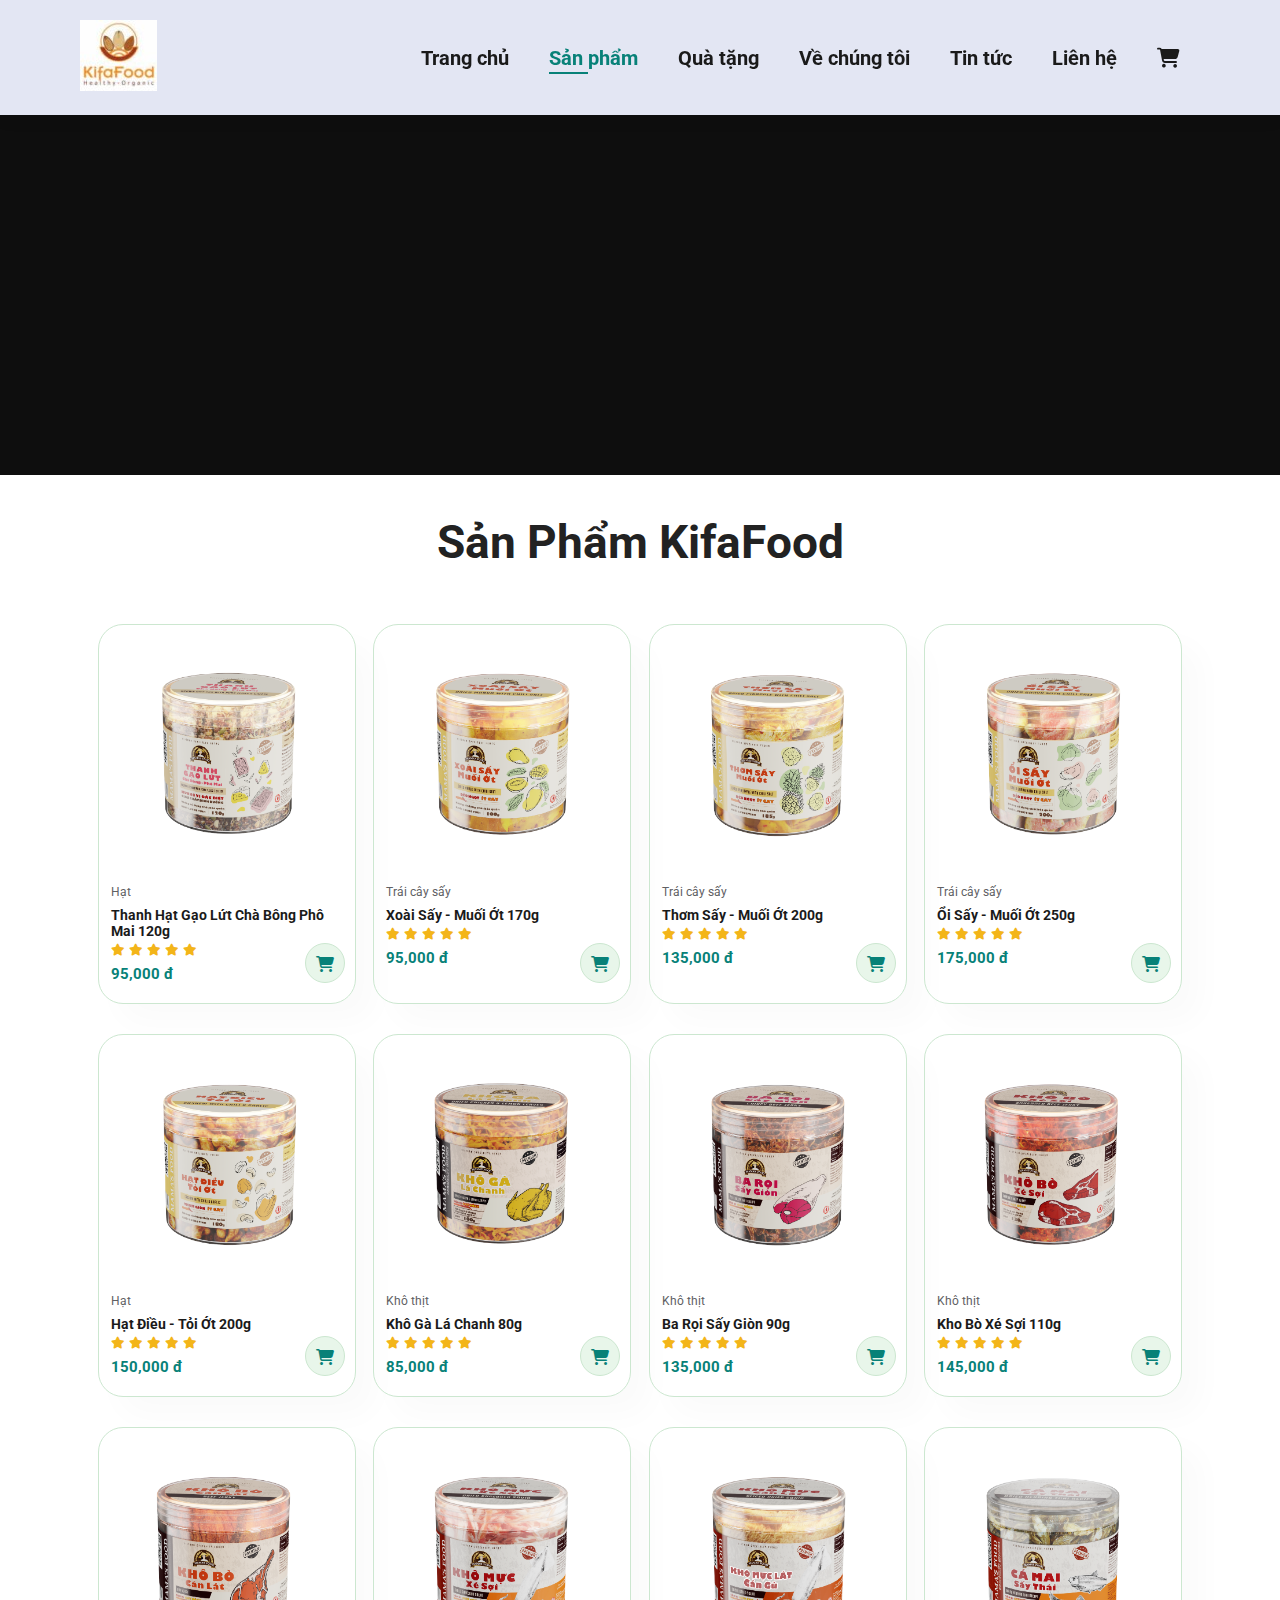
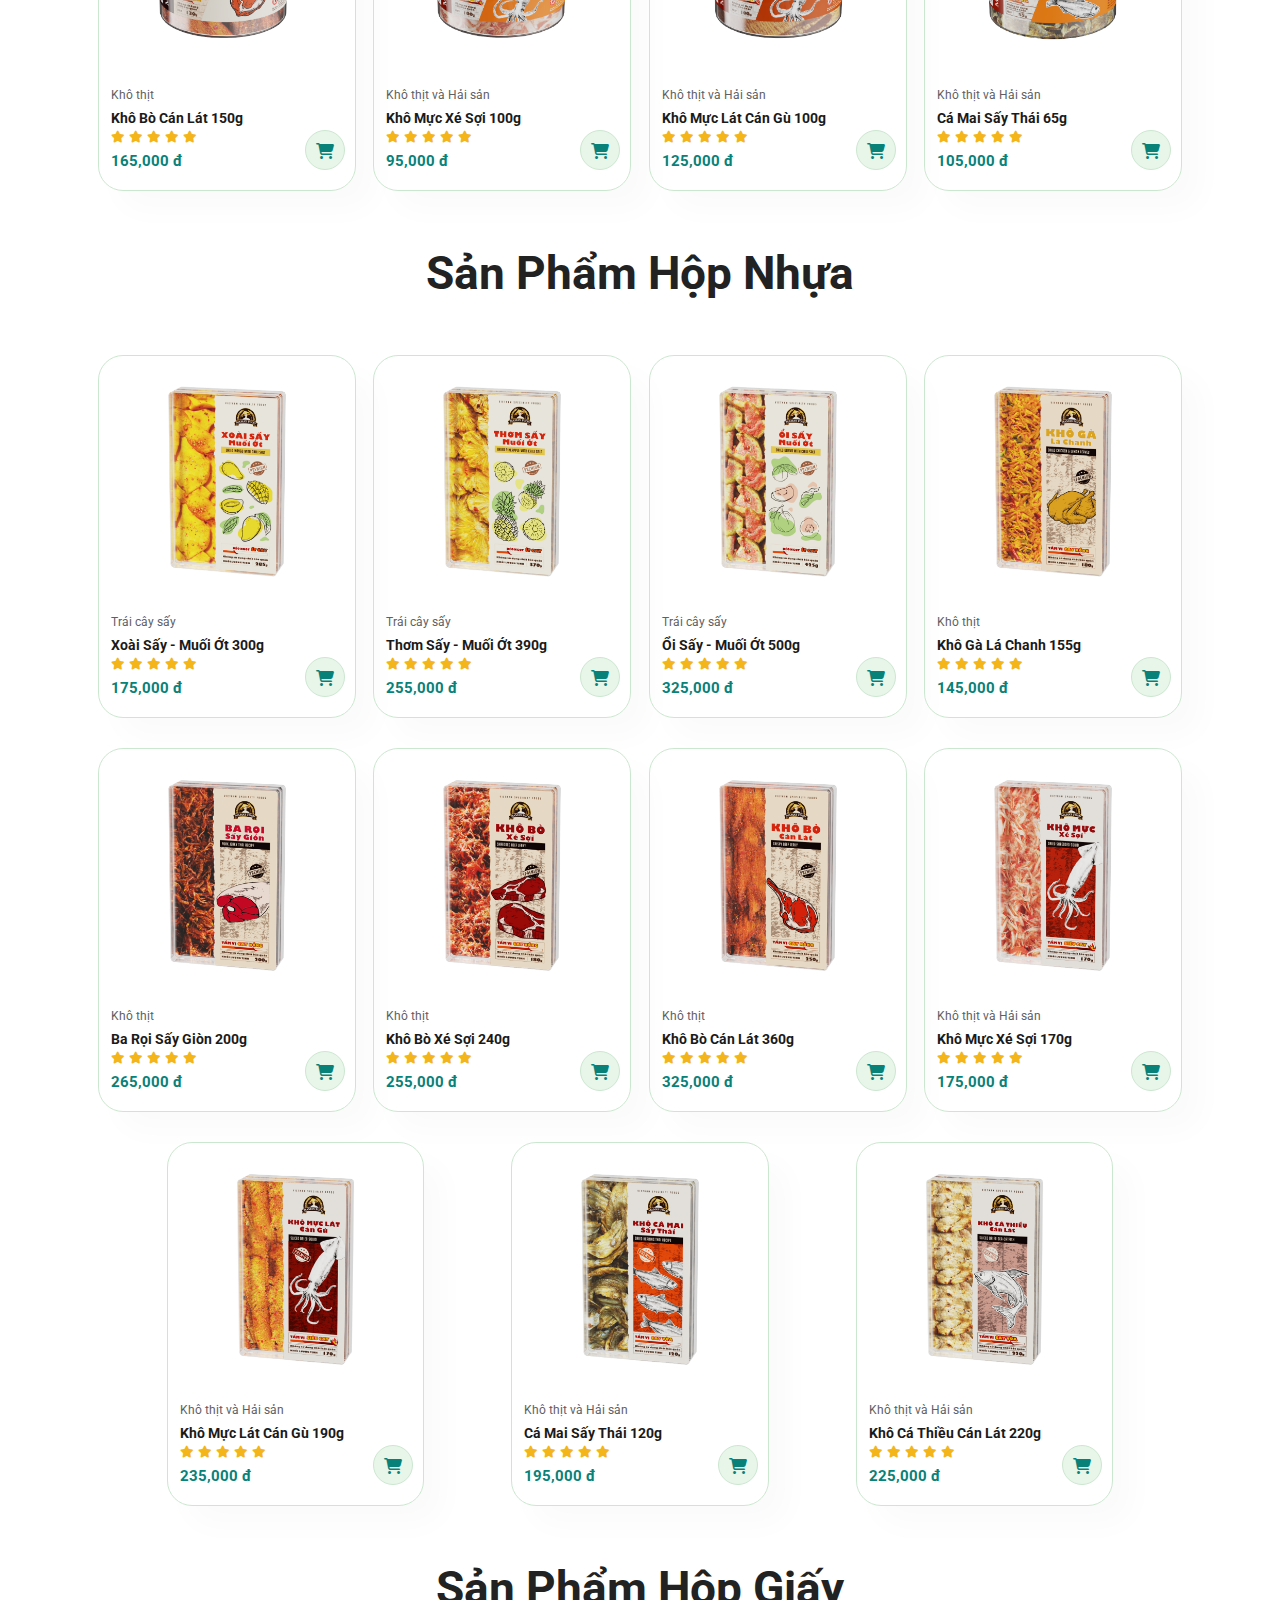
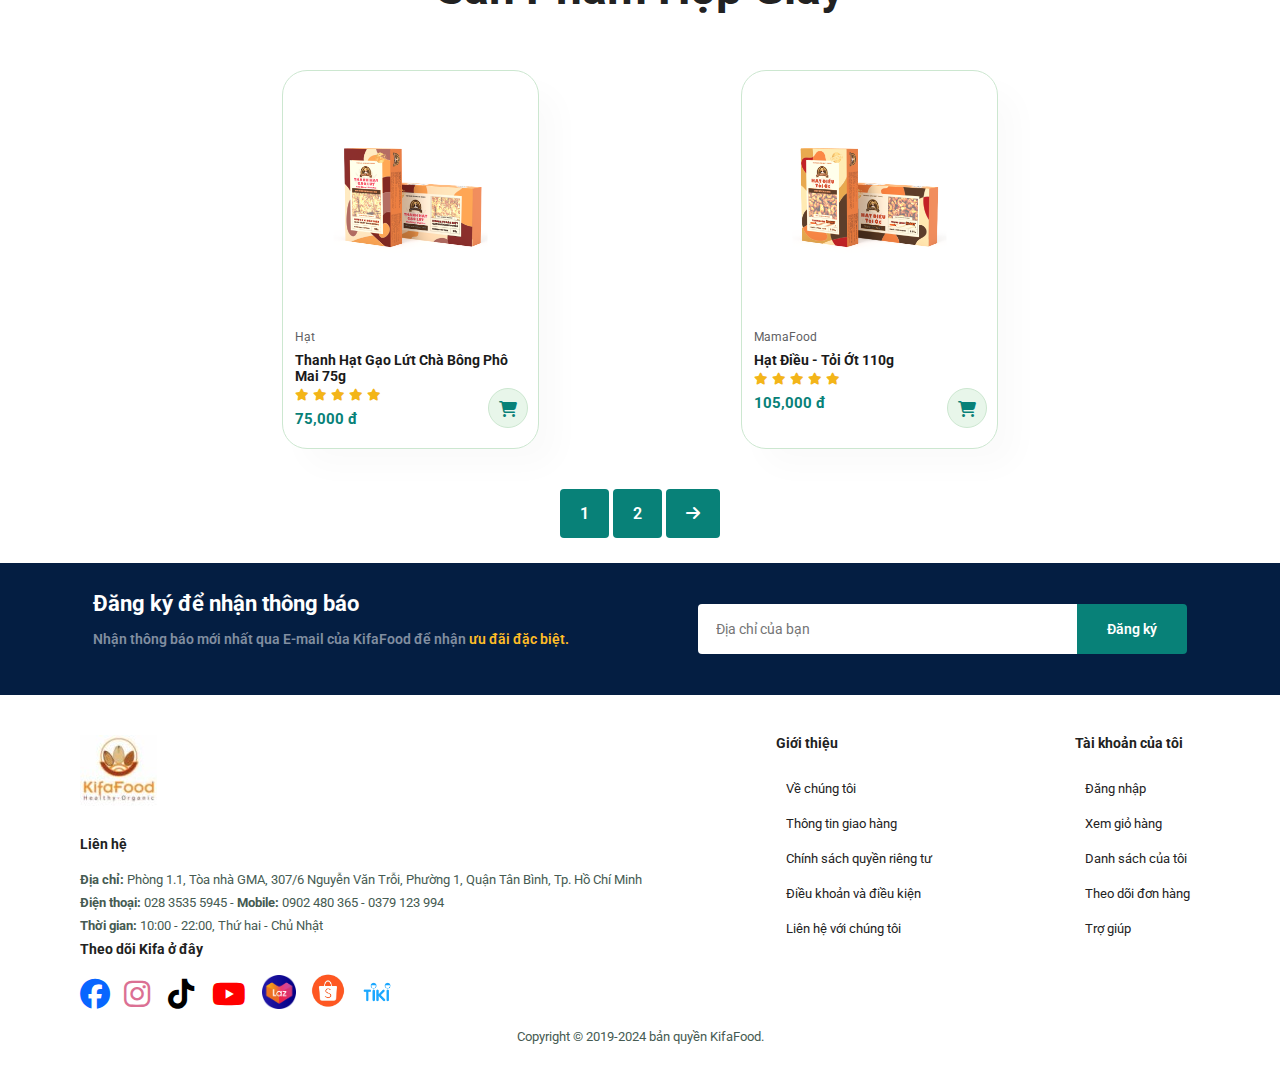
<file: shop.html>
<!DOCTYPE html>
<html lang="en">
<head>
    <meta charset="UTF-8">
    <meta http-equiv="X-UA-Compatible" content="IE=edge">
    <meta name="viewport" content="width=device-width, initial-scale=1.0">
    <title>Kifa Food</title>
    <link rel="stylesheet" href="https://cdnjs.cloudflare.com/ajax/libs/font-awesome/6.5.1/css/all.min.css"/>
    <link rel="stylesheet" href="style.css">
    <link rel="shortcut icon" type="image/png" href="/img/LogoKifaFood.jpg"/>
</head>
<body>
    <section id="header">
        <a href=""><img src="img/LogoKifaFood.jpg" class="logo" alt=""></a>

        <div>
            <ul id="navbar">
                <li><a href="index.html">Trang chủ</a></li>
                <li><a class="active" href="shop.html">Sản phẩm</a></li>
                <li><a href="gift.html">Quà tặng</a></li>
                <li><a href="about.html">Về chúng tôi</a></li>
                <li><a href="blog.html">Tin tức</a></li>
                <li><a href="contact.html">Liên hệ</a></li>
                <li id="lg-bag"><a href="cart.html"><i class="fa-solid fa-cart-shopping"></i></a></li>
                <a href="#" id="close"><i class="fa-solid fa-xmark"></i></a>
            </ul>
        </div>

        <div id="mobile">
            <a href="cart.html"><i class="fa-solid fa-cart-shopping"></i></a>
            <i id="bar" class="fa-solid fa-bars"></i>
        </div>

    </section>

    <section id="page-header">
        <!-- <h4>Thực phẩm cho người ăn kiêng</h4>
        <h2><h2>
        <h1>COOKIES & BISCOTTI</h1>
        <p>BÁNH ĂN KIÊNG</p>
        <button>ORDER NOW</button> -->
    </section>

    <section id="product1" class="section-p1">
        <h2>Sản Phẩm KifaFood</h2>
        <p></p>
        <div class="pro-container">
            <div class="pro" onclick="window.location.href='sproduct.html';">
                <img src="./img/product/SPKifaFood/ThanhGaoLut.png" alt="">
                <div class="des">
                    <span>Hạt</span>
                    <h5>Thanh Hạt Gạo Lứt Chà Bông Phô Mai 120g</h5>
                    <div class="star">
                        <i class="fas fa-star"></i>
                        <i class="fas fa-star"></i>
                        <i class="fas fa-star"></i>
                        <i class="fas fa-star"></i>
                        <i class="fas fa-star"></i>
                    </div>
                    <h4>95,000 đ</h4>
                </div>
                <a href="#"><i class="fa-solid fa-cart-shopping cart"></i></a>
            </div>
            <div class="pro" onclick="window.location.href='sproduct.html';">
                <img src="./img/product/SPKifaFood/XoaiSay.png" alt="">
                <div class="des">
                    <span>Trái cây sấy</span>
                    <h5>Xoài Sấy - Muối Ớt 170g</h5>
                    <div class="star">
                        <i class="fas fa-star"></i>
                        <i class="fas fa-star"></i>
                        <i class="fas fa-star"></i>
                        <i class="fas fa-star"></i>
                        <i class="fas fa-star"></i>
                    </div>
                    <h4>95,000 đ</h4>
                </div>
                <a href="#"><i class="fa-solid fa-cart-shopping cart"></i></a>
            </div>
            <div class="pro">
                <img src="./img/product/SPKifaFood/ThomSay.png" alt="">
                <div class="des">
                    <span>Trái cây sấy</span>
                    <h5>Thơm Sấy - Muối Ớt 200g</h5>
                    <div class="star">
                        <i class="fas fa-star"></i>
                        <i class="fas fa-star"></i>
                        <i class="fas fa-star"></i>
                        <i class="fas fa-star"></i>
                        <i class="fas fa-star"></i>
                    </div>
                    <h4>135,000 đ</h4>
                </div>
                <a href="#"><i class="fa-solid fa-cart-shopping cart"></i></a>
            </div>
            <div class="pro">
                <img src="./img/product/SPKifaFood/OiSay.png" alt="">
                <div class="des">
                    <span>Trái cây sấy</span>
                    <h5>Ổi Sấy - Muối Ớt 250g</h5>
                    <div class="star">
                        <i class="fas fa-star"></i>
                        <i class="fas fa-star"></i>
                        <i class="fas fa-star"></i>
                        <i class="fas fa-star"></i>
                        <i class="fas fa-star"></i>
                    </div>
                    <h4>175,000 đ</h4>
                </div>
                <a href="#"><i class="fa-solid fa-cart-shopping cart"></i></a>
            </div>
            <div class="pro">
                <img src="./img/product/SPKifaFood/HatDieu.png" alt="">
                <div class="des">
                    <span>Hạt</span>
                    <h5>Hạt Điều - Tỏi Ớt 200g</h5>
                    <div class="star">
                        <i class="fas fa-star"></i>
                        <i class="fas fa-star"></i>
                        <i class="fas fa-star"></i>
                        <i class="fas fa-star"></i>
                        <i class="fas fa-star"></i>
                    </div>
                    <h4>150,000 đ</h4>
                </div>
                <a href="#"><i class="fa-solid fa-cart-shopping cart"></i></a>
            </div>
            <div class="pro">
                <img src="./img/product/SPKifaFood/KhoGaLaChanh.png" alt="">
                <div class="des">
                    <span>Khô thịt</span>
                    <h5>Khô Gà Lá Chanh 80g</h5>
                    <div class="star">
                        <i class="fas fa-star"></i>
                        <i class="fas fa-star"></i>
                        <i class="fas fa-star"></i>
                        <i class="fas fa-star"></i>
                        <i class="fas fa-star"></i>
                    </div>
                    <h4>85,000 đ</h4>
                </div>
                <a href="#"><i class="fa-solid fa-cart-shopping cart"></i></a>
            </div>
            <div class="pro">
                <img src="./img/product/SPKifaFood/BaRoiSayGion.png" alt="">
                <div class="des">
                    <span>Khô thịt</span>
                    <h5>Ba Rọi Sấy Giòn 90g</h5>
                    <div class="star">
                        <i class="fas fa-star"></i>
                        <i class="fas fa-star"></i>
                        <i class="fas fa-star"></i>
                        <i class="fas fa-star"></i>
                        <i class="fas fa-star"></i>
                    </div>
                    <h4>135,000 đ</h4>
                </div>
                <a href="#"><i class="fa-solid fa-cart-shopping cart"></i></a>
            </div>
            <div class="pro">
                <img src="./img/product/SPKifaFood/KhoBoSaySoi.png" alt="">
                <div class="des">
                    <span>Khô thịt</span>
                    <h5>Kho Bò Xé Sợi 110g</h5>
                    <div class="star">
                        <i class="fas fa-star"></i>
                        <i class="fas fa-star"></i>
                        <i class="fas fa-star"></i>
                        <i class="fas fa-star"></i>
                        <i class="fas fa-star"></i>
                    </div>
                    <h4>145,000 đ</h4>
                </div>
                <a href="#"><i class="fa-solid fa-cart-shopping cart"></i></a>
            </div>
            <div class="pro">
                <img src="./img/product/SPKifaFood/KhoBoCanLat.png" alt="">
                <div class="des">
                    <span>Khô thịt</span>
                    <h5>Khô Bò Cán Lát 150g</h5>
                    <div class="star">
                        <i class="fas fa-star"></i>
                        <i class="fas fa-star"></i>
                        <i class="fas fa-star"></i>
                        <i class="fas fa-star"></i>
                        <i class="fas fa-star"></i>
                    </div>
                    <h4>165,000 đ</h4>
                </div>
                <a href="#"><i class="fa-solid fa-cart-shopping cart"></i></a>
            </div>
            <div class="pro">
                <img src="./img/product/SPKifaFood/KhoMucXeSoi.png" alt="">
                <div class="des">
                    <span>Khô thịt và Hải sản</span>
                    <h5>Khô Mực Xé Sợi 100g</h5>
                    <div class="star">
                        <i class="fas fa-star"></i>
                        <i class="fas fa-star"></i>
                        <i class="fas fa-star"></i>
                        <i class="fas fa-star"></i>
                        <i class="fas fa-star"></i>
                    </div>
                    <h4>95,000 đ</h4>
                </div>
                <a href="#"><i class="fa-solid fa-cart-shopping cart"></i></a>
            </div>
            <div class="pro">
                <img src="./img/product/SPKifaFood/KhoMucLatCanGu.png" alt="">
                <div class="des">
                    <span>Khô thịt và Hải sản</span>
                    <h5>Khô Mực Lát Cán Gù 100g</h5>
                    <div class="star">
                        <i class="fas fa-star"></i>
                        <i class="fas fa-star"></i>
                        <i class="fas fa-star"></i>
                        <i class="fas fa-star"></i>
                        <i class="fas fa-star"></i>
                    </div>
                    <h4>125,000 đ</h4>
                </div>
                <a href="#"><i class="fa-solid fa-cart-shopping cart"></i></a>
            </div>
            <div class="pro">
                <img src="./img/product/SPKifaFood/CaMaiSayThai.png" alt="">
                <div class="des">
                    <span>Khô thịt và Hải sản</span>
                    <h5>Cá Mai Sấy Thái 65g</h5>
                    <div class="star">
                        <i class="fas fa-star"></i>
                        <i class="fas fa-star"></i>
                        <i class="fas fa-star"></i>
                        <i class="fas fa-star"></i>
                        <i class="fas fa-star"></i>
                    </div>
                    <h4>105,000 đ</h4>
                </div>
                <a href="#"><i class="fa-solid fa-cart-shopping cart"></i></a>
            </div>
        </div>
    </section>

    <section id="product1" class="section-p1">
        <h2>Sản Phẩm Hộp Nhựa</h2>
        <p></p>
        <div class="pro-container">
            <div class="pro">
                <img src="./img/product/SPHopNhua/XoaiSay.png" alt="">
                <div class="des">
                    <span>Trái cây sấy</span>
                    <h5>Xoài Sấy - Muối Ớt 300g</h5>
                    <div class="star">
                        <i class="fas fa-star"></i>
                        <i class="fas fa-star"></i>
                        <i class="fas fa-star"></i>
                        <i class="fas fa-star"></i>
                        <i class="fas fa-star"></i>
                    </div>
                    <h4>175,000 đ</h4>
                </div>
                <a href="#"><i class="fa-solid fa-cart-shopping cart"></i></a>
            </div>
            <div class="pro">
                <img src="./img/product/SPHopNhua/ThomSay.png" alt="">
                <div class="des">
                    <span>Trái cây sấy</span>
                    <h5>Thơm Sấy - Muối Ớt 390g</h5>
                    <div class="star">
                        <i class="fas fa-star"></i>
                        <i class="fas fa-star"></i>
                        <i class="fas fa-star"></i>
                        <i class="fas fa-star"></i>
                        <i class="fas fa-star"></i>
                    </div>
                    <h4>255,000 đ</h4>
                </div>
                <a href="#"><i class="fa-solid fa-cart-shopping cart"></i></a>
            </div>
            <div class="pro">
                <img src="./img/product/SPHopNhua/OiSay.png" alt="">
                <div class="des">
                    <span>Trái cây sấy</span>
                    <h5>Ổi Sấy - Muối Ớt 500g</h5>
                    <div class="star">
                        <i class="fas fa-star"></i>
                        <i class="fas fa-star"></i>
                        <i class="fas fa-star"></i>
                        <i class="fas fa-star"></i>
                        <i class="fas fa-star"></i>
                    </div>
                    <h4>325,000 đ</h4>
                </div>
                <a href="#"><i class="fa-solid fa-cart-shopping cart"></i></a>
            </div>
            <div class="pro">
                <img src="./img/product/SPHopNhua/KhoGaLaChanh.png" alt="">
                <div class="des">
                    <span>Khô thịt</span>
                    <h5>Khô Gà Lá Chanh 155g</h5>
                    <div class="star">
                        <i class="fas fa-star"></i>
                        <i class="fas fa-star"></i>
                        <i class="fas fa-star"></i>
                        <i class="fas fa-star"></i>
                        <i class="fas fa-star"></i>
                    </div>
                    <h4>145,000 đ</h4>
                </div>
                <a href="#"><i class="fa-solid fa-cart-shopping cart"></i></a>
            </div>
            <div class="pro">
                <img src="./img/product/SPHopNhua/BaRoiSayGion.png" alt="">
                <div class="des">
                    <span>Khô thịt</span>
                    <h5>Ba Rọi Sấy Giòn 200g</h5>
                    <div class="star">
                        <i class="fas fa-star"></i>
                        <i class="fas fa-star"></i>
                        <i class="fas fa-star"></i>
                        <i class="fas fa-star"></i>
                        <i class="fas fa-star"></i>
                    </div>
                    <h4>265,000 đ</h4>
                </div>
                <a href="#"><i class="fa-solid fa-cart-shopping cart"></i></a>
            </div>
            <div class="pro">
                <img src="./img/product/SPHopNhua/KhoBoSaySoi.png" alt="">
                <div class="des">
                    <span>Khô thịt</span>
                    <h5>Khô Bò Xé Sợi 240g</h5>
                    <div class="star">
                        <i class="fas fa-star"></i>
                        <i class="fas fa-star"></i>
                        <i class="fas fa-star"></i>
                        <i class="fas fa-star"></i>
                        <i class="fas fa-star"></i>
                    </div>
                    <h4>255,000 đ</h4>
                </div>
                <a href="#"><i class="fa-solid fa-cart-shopping cart"></i></a>
            </div>
            <div class="pro">
                <img src="./img/product/SPHopNhua/KhoBoCanLat.png" alt="">
                <div class="des">
                    <span>Khô thịt</span>
                    <h5>Khô Bò Cán Lát 360g</h5>
                    <div class="star">
                        <i class="fas fa-star"></i>
                        <i class="fas fa-star"></i>
                        <i class="fas fa-star"></i>
                        <i class="fas fa-star"></i>
                        <i class="fas fa-star"></i>
                    </div>
                    <h4>325,000 đ</h4>
                </div>
                <a href="#"><i class="fa-solid fa-cart-shopping cart"></i></a>
            </div>
            <div class="pro">
                <img src="./img/product/SPHopNhua/KhoMucXeSoi.png" alt="">
                <div class="des">
                    <span>Khô thịt và Hải sản</span>
                    <h5>Khô Mực Xé Sợi 170g</h5>
                    <div class="star">
                        <i class="fas fa-star"></i>
                        <i class="fas fa-star"></i>
                        <i class="fas fa-star"></i>
                        <i class="fas fa-star"></i>
                        <i class="fas fa-star"></i>
                    </div>
                    <h4>175,000 đ</h4>
                </div>
                <a href="#"><i class="fa-solid fa-cart-shopping cart"></i></a>
            </div>
            <div class="pro">
                <img src="./img/product/SPHopNhua/KhoMucLatCanGu.png" alt="">
                <div class="des">
                    <span>Khô thịt và Hải sản</span>
                    <h5>Khô Mực Lát Cán Gù 190g</h5>
                    <div class="star">
                        <i class="fas fa-star"></i>
                        <i class="fas fa-star"></i>
                        <i class="fas fa-star"></i>
                        <i class="fas fa-star"></i>
                        <i class="fas fa-star"></i>
                    </div>
                    <h4>235,000 đ</h4>
                </div>
                <a href="#"><i class="fa-solid fa-cart-shopping cart"></i></a>
            </div>
            <div class="pro">
                <img src="./img/product/SPHopNhua/CaMaiSayThai.png" alt="">
                <div class="des">
                    <span>Khô thịt và Hải sản</span>
                    <h5>Cá Mai Sấy Thái 120g</h5>
                    <div class="star">
                        <i class="fas fa-star"></i>
                        <i class="fas fa-star"></i>
                        <i class="fas fa-star"></i>
                        <i class="fas fa-star"></i>
                        <i class="fas fa-star"></i>
                    </div>
                    <h4>195,000 đ</h4>
                </div>
                <a href="#"><i class="fa-solid fa-cart-shopping cart"></i></a>
            </div>
            <div class="pro">
                <img src="./img/product/SPHopNhua/KhoCaThieuCanLat.png" alt="">
                <div class="des">
                    <span>Khô thịt và Hải sản</span>
                    <h5>Khô Cá Thiều Cán Lát 220g</h5>
                    <div class="star">
                        <i class="fas fa-star"></i>
                        <i class="fas fa-star"></i>
                        <i class="fas fa-star"></i>
                        <i class="fas fa-star"></i>
                        <i class="fas fa-star"></i>
                    </div>
                    <h4>225,000 đ</h4>
                </div>
                <a href="#"><i class="fa-solid fa-cart-shopping cart"></i></a>
            </div>
        </div>
    </section>

    <section id="product1" class="section-p1">
        <h2>Sản Phẩm Hộp Giấy</h2>
        <p></p>
        <div class="pro-container">
            <div class="pro">
                <img src="./img/product/SPHopGiay/HatGaoLut.png" alt="">
                <div class="des">
                    <span>Hạt</span>
                    <h5>Thanh Hạt Gạo Lứt Chà Bông Phô Mai 75g</h5>
                    <div class="star">
                        <i class="fas fa-star"></i>
                        <i class="fas fa-star"></i>
                        <i class="fas fa-star"></i>
                        <i class="fas fa-star"></i>
                        <i class="fas fa-star"></i>
                    </div>
                    <h4>75,000 đ</h4>
                </div>
                <a href="#"><i class="fa-solid fa-cart-shopping cart"></i></a>
            </div>
            <div class="pro">
                <img src="./img/product/SPHopGiay/HatDieu.png" alt="">
                <div class="des">
                    <span>MamaFood</span>
                    <h5>Hạt Điều - Tỏi Ớt 110g</h5>
                    <div class="star">
                        <i class="fas fa-star"></i>
                        <i class="fas fa-star"></i>
                        <i class="fas fa-star"></i>
                        <i class="fas fa-star"></i>
                        <i class="fas fa-star"></i>
                    </div>
                    <h4>105,000 đ</h4>
                </div>
                <a href="#"><i class="fa-solid fa-cart-shopping cart"></i></a>
            </div>
        </div>
    </section>

    <section id="pagination" class="section-p1">
        <a href="#">1</a>
        <a href="#">2</a>
        <a href="#"><i class="fa-solid fa-arrow-right"></i></a>
    </section>

    <!-- <section id="product1" class="section-p1">
        <h2>New Arrivals</h2>
        <p></p>
        <div class="pro-container">
            <div class="pro">
                <img src="./img/product/SPKifaFood/ThanhGaoLut.png" alt="">
                <div class="des">
                    <span>Hạt</span>
                    <h5>Thanh Hạt Gạo Lứt Chà Bông Phô Mai 120g</h5>
                    <div class="star">
                        <i class="fas fa-star"></i>
                        <i class="fas fa-star"></i>
                        <i class="fas fa-star"></i>
                        <i class="fas fa-star"></i>
                        <i class="fas fa-star"></i>
                    </div>
                    <h4>95,000 đ</h4>
                </div>
                <a href="#"><i class="fa-solid fa-cart-shopping cart"></i></a>
            </div>
            <div class="pro">
                <img src="./img/product/SPKifaFood/XoaiSay.png" alt="">
                <div class="des">
                    <span>Trái cây sấy</span>
                    <h5>Xoài Sấy - Muối Ớt 170g</h5>
                    <div class="star">
                        <i class="fas fa-star"></i>
                        <i class="fas fa-star"></i>
                        <i class="fas fa-star"></i>
                        <i class="fas fa-star"></i>
                        <i class="fas fa-star"></i>
                    </div>
                    <h4>95,000 đ</h4>
                </div>
                <a href="#"><i class="fa-solid fa-cart-shopping cart"></i></a>
            </div>
            <div class="pro">
                <img src="./img/product/SPKifaFood/ThomSay.png" alt="">
                <div class="des">
                    <span>Trái cây sấy</span>
                    <h5>Thơm Sấy - Muối Ớt 200g</h5>
                    <div class="star">
                        <i class="fas fa-star"></i>
                        <i class="fas fa-star"></i>
                        <i class="fas fa-star"></i>
                        <i class="fas fa-star"></i>
                        <i class="fas fa-star"></i>
                    </div>
                    <h4>135,000 đ</h4>
                </div>
                <a href="#"><i class="fa-solid fa-cart-shopping cart"></i></a>
            </div>
            <div class="pro">
                <img src="./img/product/SPKifaFood/OiSay.png" alt="">
                <div class="des">
                    <span>Trái cây sấy</span>
                    <h5>Ổi Sấy - Muối Ớt 250g</h5>
                    <div class="star">
                        <i class="fas fa-star"></i>
                        <i class="fas fa-star"></i>
                        <i class="fas fa-star"></i>
                        <i class="fas fa-star"></i>
                        <i class="fas fa-star"></i>
                    </div>
                    <h4>175,000 đ</h4>
                </div>
                <a href="#"><i class="fa-solid fa-cart-shopping cart"></i></a>
            </div>
            <div class="pro">
                <img src="./img/product/SPKifaFood/HatDieu.png" alt="">
                <div class="des">
                    <span>Hạt</span>
                    <h5>Hạt Điều - Tỏi Ớt 200g</h5>
                    <div class="star">
                        <i class="fas fa-star"></i>
                        <i class="fas fa-star"></i>
                        <i class="fas fa-star"></i>
                        <i class="fas fa-star"></i>
                        <i class="fas fa-star"></i>
                    </div>
                    <h4>150,000 đ</h4>
                </div>
                <a href="#"><i class="fa-solid fa-cart-shopping cart"></i></a>
            </div>
            <div class="pro">
                <img src="./img/product/SPKifaFood/KhoGaLaChanh.png" alt="">
                <div class="des">
                    <span>Khô thịt</span>
                    <h5>Khô Gà Lá Chanh 80g</h5>
                    <div class="star">
                        <i class="fas fa-star"></i>
                        <i class="fas fa-star"></i>
                        <i class="fas fa-star"></i>
                        <i class="fas fa-star"></i>
                        <i class="fas fa-star"></i>
                    </div>
                    <h4>85,000 đ</h4>
                </div>
                <a href="#"><i class="fa-solid fa-cart-shopping cart"></i></a>
            </div>
            <div class="pro">
                <img src="./img/product/SPKifaFood/BaRoiSayGion.png" alt="">
                <div class="des">
                    <span>Khô thịt</span>
                    <h5>Ba Rọi Sấy Giòn 90g</h5>
                    <div class="star">
                        <i class="fas fa-star"></i>
                        <i class="fas fa-star"></i>
                        <i class="fas fa-star"></i>
                        <i class="fas fa-star"></i>
                        <i class="fas fa-star"></i>
                    </div>
                    <h4>135,000 đ</h4>
                </div>
                <a href="#"><i class="fa-solid fa-cart-shopping cart"></i></a>
            </div>
            <div class="pro">
                <img src="./img/product/SPKifaFood/KhoBoSaySoi.png" alt="">
                <div class="des">
                    <span>Khô thịt</span>
                    <h5>Kho Bò Xé Sợi 110g</h5>
                    <div class="star">
                        <i class="fas fa-star"></i>
                        <i class="fas fa-star"></i>
                        <i class="fas fa-star"></i>
                        <i class="fas fa-star"></i>
                        <i class="fas fa-star"></i>
                    </div>
                    <h4>145,000 đ</h4>
                </div>
                <a href="#"><i class="fa-solid fa-cart-shopping cart"></i></a>
            </div>
            <div class="pro">
                <img src="./img/product/SPKifaFood/KhoBoCanLat.png" alt="">
                <div class="des">
                    <span>Khô thịt</span>
                    <h5>Khô Bò Cán Lát 150g</h5>
                    <div class="star">
                        <i class="fas fa-star"></i>
                        <i class="fas fa-star"></i>
                        <i class="fas fa-star"></i>
                        <i class="fas fa-star"></i>
                        <i class="fas fa-star"></i>
                    </div>
                    <h4>165,000 đ</h4>
                </div>
                <a href="#"><i class="fa-solid fa-cart-shopping cart"></i></a>
            </div>
            <div class="pro">
                <img src="./img/product/SPKifaFood/KhoMucXeSoi.png" alt="">
                <div class="des">
                    <span>Khô thịt và Hải sản</span>
                    <h5>Khô Mực Xé Sợi 100g</h5>
                    <div class="star">
                        <i class="fas fa-star"></i>
                        <i class="fas fa-star"></i>
                        <i class="fas fa-star"></i>
                        <i class="fas fa-star"></i>
                        <i class="fas fa-star"></i>
                    </div>
                    <h4>95,000 đ</h4>
                </div>
                <a href="#"><i class="fa-solid fa-cart-shopping cart"></i></a>
            </div>
            <div class="pro">
                <img src="./img/product/SPKifaFood/KhoMucLatCanGu.png" alt="">
                <div class="des">
                    <span>Khô thịt và Hải sản</span>
                    <h5>Khô Mực Lát Cán Gù 100g</h5>
                    <div class="star">
                        <i class="fas fa-star"></i>
                        <i class="fas fa-star"></i>
                        <i class="fas fa-star"></i>
                        <i class="fas fa-star"></i>
                        <i class="fas fa-star"></i>
                    </div>
                    <h4>125,000 đ</h4>
                </div>
                <a href="#"><i class="fa-solid fa-cart-shopping cart"></i></a>
            </div>
            <div class="pro">
                <img src="./img/product/SPKifaFood/CaMaiSayThai.png" alt="">
                <div class="des">
                    <span>Khô thịt và Hải sản</span>
                    <h5>Cá Mai Sấy Thái 65g</h5>
                    <div class="star">
                        <i class="fas fa-star"></i>
                        <i class="fas fa-star"></i>
                        <i class="fas fa-star"></i>
                        <i class="fas fa-star"></i>
                        <i class="fas fa-star"></i>
                    </div>
                    <h4>105,000 đ</h4>
                </div>
                <a href="#"><i class="fa-solid fa-cart-shopping cart"></i></a>
            </div>
        </div>
    </section> -->

    <section id="newsletter" class="section-p1 section-m1">
        <div class="newstext">
            <h4>Đăng ký để nhận thông báo</h4>
            <p>Nhận thông báo mới nhất qua E-mail của KifaFood để nhận <span>ưu đãi đặc biệt.</span></p>
        </div>
        <div class="form">
            <input type="text" placeholder="Địa chỉ của bạn">
            <button class="normal">Đăng ký</button>
        </div>
    </section>

    <footer class="section-p1">
        <div class="col">
            <img class="logo" src="./img/LogoKifaFood.jpg" alt="">
            <h4>Liên hệ</h4>
            <p><strong>Địa chỉ: </strong> Phòng 1.1, Tòa nhà GMA, 307/6 Nguyễn Văn Trỗi, Phường 1, Quận Tân Bình, Tp. Hồ Chí Minh</p>
            <p><strong>Điện thoại: </strong> 028 3535 5945 - <strong>Mobile: </strong> 0902 480 365 - 0379 123 994</p>
            <p><strong>Thời gian: </strong> 10:00 - 22:00, Thứ hai - Chủ Nhật</p>
            <div class="follow">
                <h4>Theo dõi Kifa ở đây</h4>
                <div class="icon">
                    <i class="fa-brands fa-facebook" style=" color: #0866FF "></i>
                    <i class="fa-brands fa-instagram" style=" color: palevioletred "></i>
                    <i class="fa-brands fa-tiktok" style=" color: black "></i>
                    <i class="fa-brands fa-youtube" style=" color: red "></i>
                    <a href="">
                        <img src="./img/footer/lazada.png" alt="">
                    </a>
                    <a href="">
                        <img src="./img/footer/shopee.png" alt="">
                    </a>
                    <a href="">
                        <img src="./img/footer/tiki.png" alt="">
                    </a>
                </div>
            </div>
        </div>

        <div class="col">
            <h4>Giới thiệu</h4>
            <a href="#">Về chúng tôi</a>
            <a href="#">Thông tin giao hàng</a>
            <a href="#">Chính sách quyền riêng tư</a>
            <a href="#">Điều khoản và điều kiện</a>
            <a href="#">Liên hệ với chúng tôi</a>
        </div>

        <div class="col">
            <h4>Tài khoản của tôi</h4>
            <a href="#">Đăng nhập</a>
            <a href="#">Xem giỏ hàng</a>
            <a href="#">Danh sách của tôi</a>
            <a href="#">Theo dõi đơn hàng</a>
            <a href="#">Trợ giúp</a>
        </div>

        <!-- <div class="col install">
            <h4>Tải ứng dụng</h4>
            <p>Từ App Store hoặc Google Play</p>
            <div class="row">
                <img src="" alt="">
                <img src="" alt="">
            </div>
            <p>Thanh toán</p>
            <img src="" alt="">
        </div> -->

        <div class="copyright">
            <p>Copyright © 2019-2024 bản quyền KifaFood.</p>
        </div>
    </footer>

    <script src="script.js"></script>
</body>
</html>
</file>
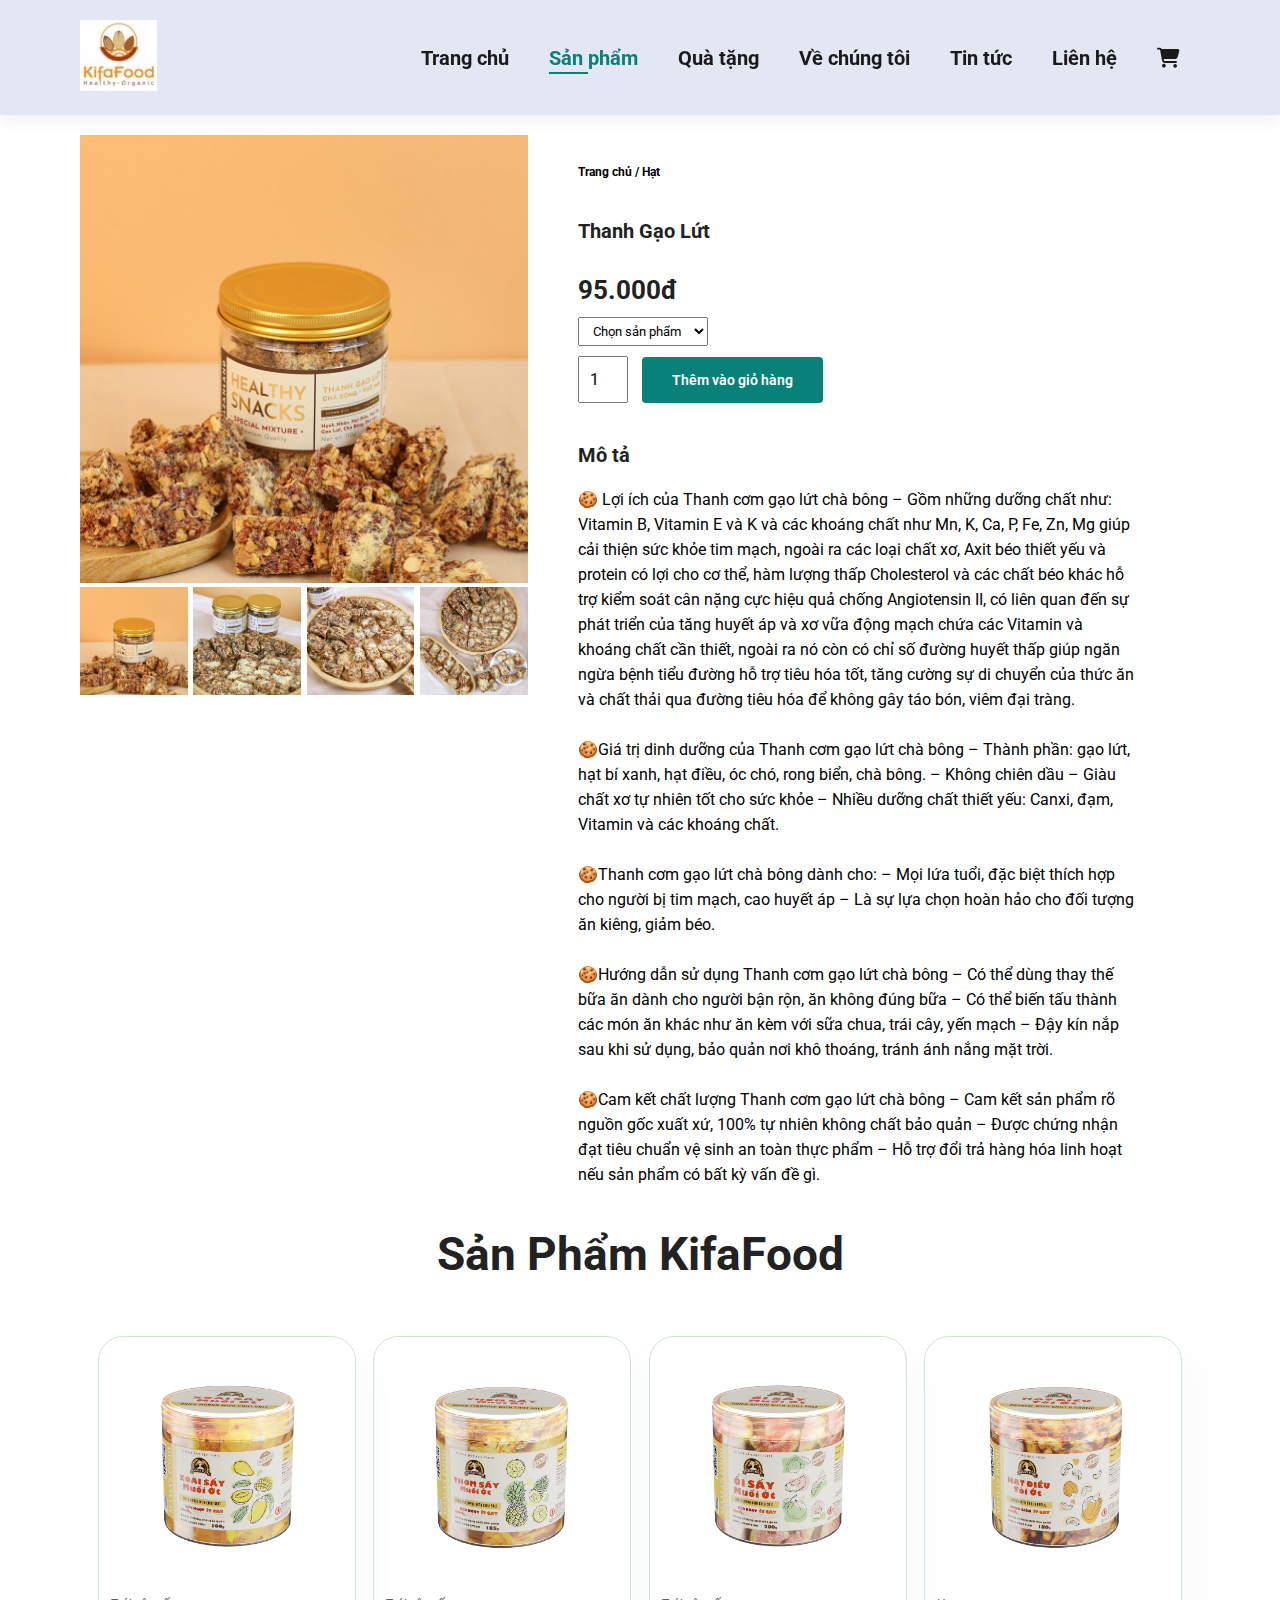
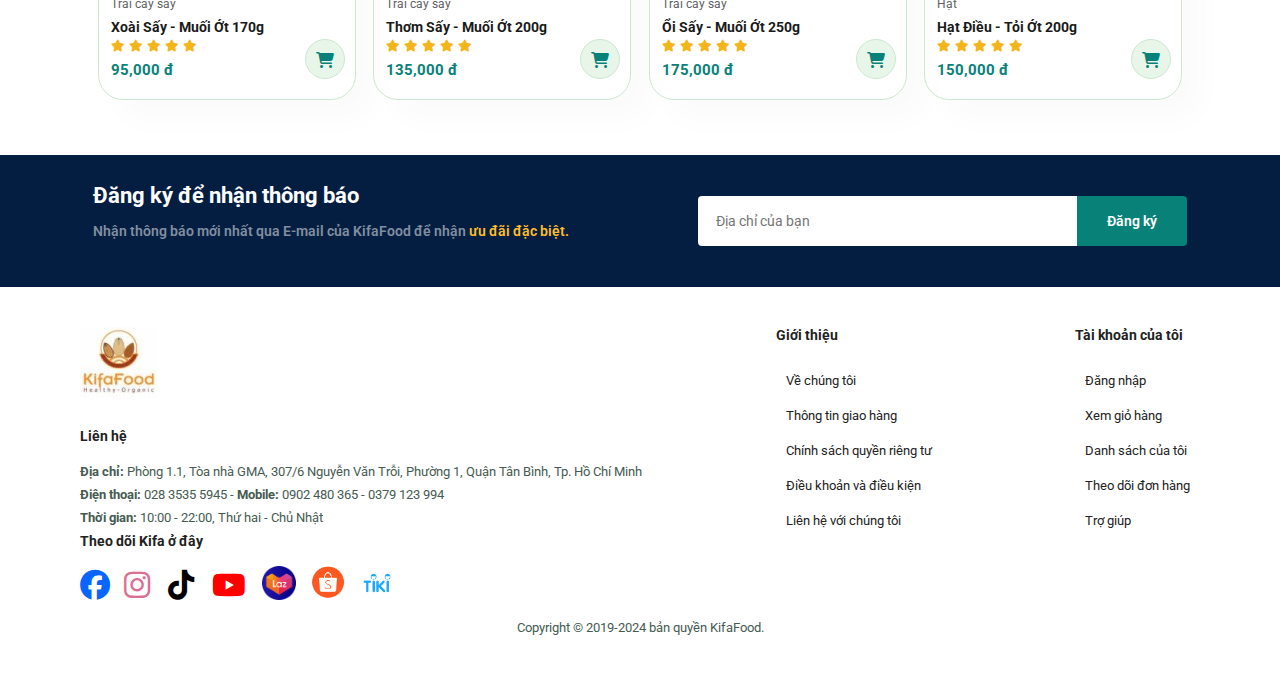
<file: sproduct.html>
<!DOCTYPE html>
<html lang="en">
<head>
    <meta charset="UTF-8">
    <meta http-equiv="X-UA-Compatible" content="IE=edge">
    <meta name="viewport" content="width=device-width, initial-scale=1.0">
    <title>Kifa Food</title>
    <link rel="stylesheet" href="https://cdnjs.cloudflare.com/ajax/libs/font-awesome/6.5.1/css/all.min.css"/>
    <link rel="stylesheet" href="style.css">
    <link rel="shortcut icon" type="image/png" href="/img/LogoKifaFood.jpg"/>
</head>
<body>
    <section id="header">
        <a href=""><img src="img/LogoKifaFood.jpg" class="logo" alt=""></a>

        <div>
            <ul id="navbar">
                <li><a href="index.html">Trang chủ</a></li>
                <li><a class="active" href="shop.html">Sản phẩm</a></li>
                <li><a href="gift.html">Quà tặng</a></li>
                <li><a href="about.html">Về chúng tôi</a></li>
                <li><a href="blog.html">Tin tức</a></li>
                <li><a href="contact.html">Liên hệ</a></li>
                <li id="lg-bag"><a href="cart.html"><i class="fa-solid fa-cart-shopping"></i></a></li>
                <a href="#" id="close"><i class="fa-solid fa-xmark"></i></a>
            </ul>
        </div>

        <div id="mobile">
            <a href="cart.html"><i class="fa-solid fa-cart-shopping"></i></a>
            <i id="bar" class="fa-solid fa-bars"></i>
        </div>

    </section>

    <section id="prodetails" class="section-p1">
        <div class="single-pro-image">
            <img src="./img/product/sproduct/ThanhGaoLut-1.jpg" width="100%" id="MainImg" alt="">
            
            <div class="small-img-group">
                <div class="small-img-col">
                    <img src="./img/product/sproduct/ThanhGaoLut-1.jpg" width="100%" class="small-img" alt="">
                </div>
                <div class="small-img-col">
                    <img src="./img/product/sproduct/ThanhGaoLut-2.jpg" width="100%" class="small-img" alt="">
                </div>
                <div class="small-img-col">
                    <img src="./img/product/sproduct/ThanhGaoLut-3.jpg" width="100%" class="small-img" alt="">
                </div>
                <div class="small-img-col">
                    <img src="./img/product/sproduct/ThanhGaoLut-4.jpg" width="100%" class="small-img" alt="">
                </div>
            </div>

        </div>

        <div class="single-pro-details">
            <h6>Trang chủ / Hạt</h6>
            <h4>Thanh Gạo Lứt </h4>
            <h2>95.000đ</h2>
            <select>
                <option>Chọn sản phẩm</option>
                <option>Sản phẩm 1</option>
                <option>Sản phẩm 2</option>
                <option>Sản phẩm 3</option>
                <option>Sản phẩm 4</option>
            </select>
            <input type="number" value="1">
            <button class="normal">Thêm vào giỏ hàng</button>
            <h4>Mô tả</h4>
            <span>🍪 Lợi ích của Thanh cơm gạo lứt chà bông
                – Gồm những dưỡng chất như: Vitamin B, Vitamin E và K và các khoáng chất như Mn, K, Ca, P, Fe, Zn, Mg giúp cải thiện sức khỏe tim mạch,
                ngoài ra các loại chất xơ, Axit béo thiết yếu và protein có lợi cho cơ thể,
                hàm lượng thấp Cholesterol và các chất béo khác hỗ trợ kiểm soát cân nặng cực hiệu quả
                chống Angiotensin II, có liên quan đến sự phát triển của tăng huyết áp và xơ vữa động mạch
                chứa các Vitamin và khoáng chất cần thiết, ngoài ra nó còn có chỉ số đường huyết thấp giúp ngăn ngừa bệnh tiểu đường 
                hỗ trợ tiêu hóa tốt, tăng cường sự di chuyển của thức ăn và chất thải qua đường tiêu hóa để không gây táo bón, viêm đại tràng.</br>
                
                <br>🍪Giá trị dinh dưỡng của Thanh cơm gạo lứt chà bông
                – Thành phần: gạo lứt, hạt bí xanh, hạt điều, óc chó, rong biển, chà bông.
                – Không chiên dầu – Giàu chất xơ tự nhiên tốt cho sức khỏe
                – Nhiều dưỡng chất thiết yếu: Canxi, đạm, Vitamin và các khoáng chất.</br>
                
                <br>🍪Thanh cơm gạo lứt chà bông dành cho:
                – Mọi lứa tuổi, đặc biệt thích hợp cho người bị tim mạch, cao huyết áp
                – Là sự lựa chọn hoàn hảo cho đối tượng ăn kiêng, giảm béo.</br>
                
                <br>🍪Hướng dẫn sử dụng Thanh cơm gạo lứt chà bông
                – Có thể dùng thay thế bữa ăn dành cho người bận rộn, ăn không đúng bữa
                – Có thể biến tấu thành các món ăn khác như ăn kèm với sữa chua, trái cây, yến mạch
                – Đậy kín nắp sau khi sử dụng, bảo quản nơi khô thoáng, tránh ánh nắng mặt trời.</br>
                
                <br>🍪Cam kết chất lượng Thanh cơm gạo lứt chà bông
                – Cam kết sản phẩm rõ nguồn gốc xuất xứ, 100% tự nhiên không chất bảo quản
                – Được chứng nhận đạt tiêu chuẩn vệ sinh an toàn thực phẩm
                – Hỗ trợ đổi trả hàng hóa linh hoạt nếu sản phẩm có bất kỳ vấn đề gì.</br></span>
        </div>
    </section>

    <section id="product1" class="section-p1">
        <h2>Sản Phẩm KifaFood</h2>
        <p></p>
        <div class="pro-container">
            <div class="pro">
                <img src="./img/product/SPKifaFood/XoaiSay.png" alt="">
                <div class="des">
                    <span>Trái cây sấy</span>
                    <h5>Xoài Sấy - Muối Ớt 170g</h5>
                    <div class="star">
                        <i class="fas fa-star"></i>
                        <i class="fas fa-star"></i>
                        <i class="fas fa-star"></i>
                        <i class="fas fa-star"></i>
                        <i class="fas fa-star"></i>
                    </div>
                    <h4>95,000 đ</h4>
                </div>
                <a href="#"><i class="fa-solid fa-cart-shopping cart"></i></a>
            </div>
            <div class="pro">
                <img src="./img/product/SPKifaFood/ThomSay.png" alt="">
                <div class="des">
                    <span>Trái cây sấy</span>
                    <h5>Thơm Sấy - Muối Ớt 200g</h5>
                    <div class="star">
                        <i class="fas fa-star"></i>
                        <i class="fas fa-star"></i>
                        <i class="fas fa-star"></i>
                        <i class="fas fa-star"></i>
                        <i class="fas fa-star"></i>
                    </div>
                    <h4>135,000 đ</h4>
                </div>
                <a href="#"><i class="fa-solid fa-cart-shopping cart"></i></a>
            </div>
            <div class="pro">
                <img src="./img/product/SPKifaFood/OiSay.png" alt="">
                <div class="des">
                    <span>Trái cây sấy</span>
                    <h5>Ổi Sấy - Muối Ớt 250g</h5>
                    <div class="star">
                        <i class="fas fa-star"></i>
                        <i class="fas fa-star"></i>
                        <i class="fas fa-star"></i>
                        <i class="fas fa-star"></i>
                        <i class="fas fa-star"></i>
                    </div>
                    <h4>175,000 đ</h4>
                </div>
                <a href="#"><i class="fa-solid fa-cart-shopping cart"></i></a>
            </div>
            <div class="pro">
                <img src="./img/product/SPKifaFood/HatDieu.png" alt="">
                <div class="des">
                    <span>Hạt</span>
                    <h5>Hạt Điều - Tỏi Ớt 200g</h5>
                    <div class="star">
                        <i class="fas fa-star"></i>
                        <i class="fas fa-star"></i>
                        <i class="fas fa-star"></i>
                        <i class="fas fa-star"></i>
                        <i class="fas fa-star"></i>
                    </div>
                    <h4>150,000 đ</h4>
                </div>
                <a href="#"><i class="fa-solid fa-cart-shopping cart"></i></a>
            </div>
        </div>
    </section>

    <!-- <section id="product1" class="section-p1">
        <h2>New Arrivals</h2>
        <p></p>
        <div class="pro-container">
            <div class="pro">
                <img src="./img/product/SPKifaFood/ThanhGaoLut.png" alt="">
                <div class="des">
                    <span>Hạt</span>
                    <h5>Thanh Hạt Gạo Lứt Chà Bông Phô Mai 120g</h5>
                    <div class="star">
                        <i class="fas fa-star"></i>
                        <i class="fas fa-star"></i>
                        <i class="fas fa-star"></i>
                        <i class="fas fa-star"></i>
                        <i class="fas fa-star"></i>
                    </div>
                    <h4>95,000 đ</h4>
                </div>
                <a href="#"><i class="fa-solid fa-cart-shopping cart"></i></a>
            </div>
            <div class="pro">
                <img src="./img/product/SPKifaFood/XoaiSay.png" alt="">
                <div class="des">
                    <span>Trái cây sấy</span>
                    <h5>Xoài Sấy - Muối Ớt 170g</h5>
                    <div class="star">
                        <i class="fas fa-star"></i>
                        <i class="fas fa-star"></i>
                        <i class="fas fa-star"></i>
                        <i class="fas fa-star"></i>
                        <i class="fas fa-star"></i>
                    </div>
                    <h4>95,000 đ</h4>
                </div>
                <a href="#"><i class="fa-solid fa-cart-shopping cart"></i></a>
            </div>
            <div class="pro">
                <img src="./img/product/SPKifaFood/ThomSay.png" alt="">
                <div class="des">
                    <span>Trái cây sấy</span>
                    <h5>Thơm Sấy - Muối Ớt 200g</h5>
                    <div class="star">
                        <i class="fas fa-star"></i>
                        <i class="fas fa-star"></i>
                        <i class="fas fa-star"></i>
                        <i class="fas fa-star"></i>
                        <i class="fas fa-star"></i>
                    </div>
                    <h4>135,000 đ</h4>
                </div>
                <a href="#"><i class="fa-solid fa-cart-shopping cart"></i></a>
            </div>
            <div class="pro">
                <img src="./img/product/SPKifaFood/OiSay.png" alt="">
                <div class="des">
                    <span>Trái cây sấy</span>
                    <h5>Ổi Sấy - Muối Ớt 250g</h5>
                    <div class="star">
                        <i class="fas fa-star"></i>
                        <i class="fas fa-star"></i>
                        <i class="fas fa-star"></i>
                        <i class="fas fa-star"></i>
                        <i class="fas fa-star"></i>
                    </div>
                    <h4>175,000 đ</h4>
                </div>
                <a href="#"><i class="fa-solid fa-cart-shopping cart"></i></a>
            </div>
            <div class="pro">
                <img src="./img/product/SPKifaFood/HatDieu.png" alt="">
                <div class="des">
                    <span>Hạt</span>
                    <h5>Hạt Điều - Tỏi Ớt 200g</h5>
                    <div class="star">
                        <i class="fas fa-star"></i>
                        <i class="fas fa-star"></i>
                        <i class="fas fa-star"></i>
                        <i class="fas fa-star"></i>
                        <i class="fas fa-star"></i>
                    </div>
                    <h4>150,000 đ</h4>
                </div>
                <a href="#"><i class="fa-solid fa-cart-shopping cart"></i></a>
            </div>
            <div class="pro">
                <img src="./img/product/SPKifaFood/KhoGaLaChanh.png" alt="">
                <div class="des">
                    <span>Khô thịt</span>
                    <h5>Khô Gà Lá Chanh 80g</h5>
                    <div class="star">
                        <i class="fas fa-star"></i>
                        <i class="fas fa-star"></i>
                        <i class="fas fa-star"></i>
                        <i class="fas fa-star"></i>
                        <i class="fas fa-star"></i>
                    </div>
                    <h4>85,000 đ</h4>
                </div>
                <a href="#"><i class="fa-solid fa-cart-shopping cart"></i></a>
            </div>
            <div class="pro">
                <img src="./img/product/SPKifaFood/BaRoiSayGion.png" alt="">
                <div class="des">
                    <span>Khô thịt</span>
                    <h5>Ba Rọi Sấy Giòn 90g</h5>
                    <div class="star">
                        <i class="fas fa-star"></i>
                        <i class="fas fa-star"></i>
                        <i class="fas fa-star"></i>
                        <i class="fas fa-star"></i>
                        <i class="fas fa-star"></i>
                    </div>
                    <h4>135,000 đ</h4>
                </div>
                <a href="#"><i class="fa-solid fa-cart-shopping cart"></i></a>
            </div>
            <div class="pro">
                <img src="./img/product/SPKifaFood/KhoBoSaySoi.png" alt="">
                <div class="des">
                    <span>Khô thịt</span>
                    <h5>Kho Bò Xé Sợi 110g</h5>
                    <div class="star">
                        <i class="fas fa-star"></i>
                        <i class="fas fa-star"></i>
                        <i class="fas fa-star"></i>
                        <i class="fas fa-star"></i>
                        <i class="fas fa-star"></i>
                    </div>
                    <h4>145,000 đ</h4>
                </div>
                <a href="#"><i class="fa-solid fa-cart-shopping cart"></i></a>
            </div>
            <div class="pro">
                <img src="./img/product/SPKifaFood/KhoBoCanLat.png" alt="">
                <div class="des">
                    <span>Khô thịt</span>
                    <h5>Khô Bò Cán Lát 150g</h5>
                    <div class="star">
                        <i class="fas fa-star"></i>
                        <i class="fas fa-star"></i>
                        <i class="fas fa-star"></i>
                        <i class="fas fa-star"></i>
                        <i class="fas fa-star"></i>
                    </div>
                    <h4>165,000 đ</h4>
                </div>
                <a href="#"><i class="fa-solid fa-cart-shopping cart"></i></a>
            </div>
            <div class="pro">
                <img src="./img/product/SPKifaFood/KhoMucXeSoi.png" alt="">
                <div class="des">
                    <span>Khô thịt và Hải sản</span>
                    <h5>Khô Mực Xé Sợi 100g</h5>
                    <div class="star">
                        <i class="fas fa-star"></i>
                        <i class="fas fa-star"></i>
                        <i class="fas fa-star"></i>
                        <i class="fas fa-star"></i>
                        <i class="fas fa-star"></i>
                    </div>
                    <h4>95,000 đ</h4>
                </div>
                <a href="#"><i class="fa-solid fa-cart-shopping cart"></i></a>
            </div>
            <div class="pro">
                <img src="./img/product/SPKifaFood/KhoMucLatCanGu.png" alt="">
                <div class="des">
                    <span>Khô thịt và Hải sản</span>
                    <h5>Khô Mực Lát Cán Gù 100g</h5>
                    <div class="star">
                        <i class="fas fa-star"></i>
                        <i class="fas fa-star"></i>
                        <i class="fas fa-star"></i>
                        <i class="fas fa-star"></i>
                        <i class="fas fa-star"></i>
                    </div>
                    <h4>125,000 đ</h4>
                </div>
                <a href="#"><i class="fa-solid fa-cart-shopping cart"></i></a>
            </div>
            <div class="pro">
                <img src="./img/product/SPKifaFood/CaMaiSayThai.png" alt="">
                <div class="des">
                    <span>Khô thịt và Hải sản</span>
                    <h5>Cá Mai Sấy Thái 65g</h5>
                    <div class="star">
                        <i class="fas fa-star"></i>
                        <i class="fas fa-star"></i>
                        <i class="fas fa-star"></i>
                        <i class="fas fa-star"></i>
                        <i class="fas fa-star"></i>
                    </div>
                    <h4>105,000 đ</h4>
                </div>
                <a href="#"><i class="fa-solid fa-cart-shopping cart"></i></a>
            </div>
        </div>
    </section> -->

    <section id="newsletter" class="section-p1 section-m1">
        <div class="newstext">
            <h4>Đăng ký để nhận thông báo</h4>
            <p>Nhận thông báo mới nhất qua E-mail của KifaFood để nhận <span>ưu đãi đặc biệt.</span></p>
        </div>
        <div class="form">
            <input type="text" placeholder="Địa chỉ của bạn">
            <button class="normal">Đăng ký</button>
        </div>
    </section>

    <footer class="section-p1">
        <div class="col">
            <img class="logo" src="./img/LogoKifaFood.jpg" alt="">
            <h4>Liên hệ</h4>
            <p><strong>Địa chỉ: </strong> Phòng 1.1, Tòa nhà GMA, 307/6 Nguyễn Văn Trỗi, Phường 1, Quận Tân Bình, Tp. Hồ Chí Minh</p>
            <p><strong>Điện thoại: </strong> 028 3535 5945 - <strong>Mobile: </strong> 0902 480 365 - 0379 123 994</p>
            <p><strong>Thời gian: </strong> 10:00 - 22:00, Thứ hai - Chủ Nhật</p>
            <div class="follow">
                <h4>Theo dõi Kifa ở đây</h4>
                <div class="icon">
                    <i class="fa-brands fa-facebook" style=" color: #0866FF "></i>
                    <i class="fa-brands fa-instagram" style=" color: palevioletred "></i>
                    <i class="fa-brands fa-tiktok" style=" color: black "></i>
                    <i class="fa-brands fa-youtube" style=" color: red "></i>
                    <a href="">
                        <img src="./img/footer/lazada.png" alt="">
                    </a>
                    <a href="">
                        <img src="./img/footer/shopee.png" alt="">
                    </a>
                    <a href="">
                        <img src="./img/footer/tiki.png" alt="">
                    </a>
                </div>
            </div>
        </div>

        <div class="col">
            <h4>Giới thiệu</h4>
            <a href="#">Về chúng tôi</a>
            <a href="#">Thông tin giao hàng</a>
            <a href="#">Chính sách quyền riêng tư</a>
            <a href="#">Điều khoản và điều kiện</a>
            <a href="#">Liên hệ với chúng tôi</a>
        </div>

        <div class="col">
            <h4>Tài khoản của tôi</h4>
            <a href="#">Đăng nhập</a>
            <a href="#">Xem giỏ hàng</a>
            <a href="#">Danh sách của tôi</a>
            <a href="#">Theo dõi đơn hàng</a>
            <a href="#">Trợ giúp</a>
        </div>

        <!-- <div class="col install">
            <h4>Tải ứng dụng</h4>
            <p>Từ App Store hoặc Google Play</p>
            <div class="row">
                <img src="" alt="">
                <img src="" alt="">
            </div>
            <p>Thanh toán</p>
            <img src="" alt="">
        </div> -->

        <div class="copyright">
            <p>Copyright © 2019-2024 bản quyền KifaFood.</p>
        </div>
    </footer>

    <script>
        var MainImg = document.getElementById("MainImg");
        var SmallImg = document.getElementsByClassName("small-img");

        SmallImg[0].onclick = function(){
            MainImg.src = SmallImg[0].src;
        }
        SmallImg[1].onclick = function(){
            MainImg.src = SmallImg[1].src;
        }
        SmallImg[2].onclick = function(){
            MainImg.src = SmallImg[2].src;
        }
        SmallImg[3].onclick = function(){
            MainImg.src = SmallImg[3].src;
        }
    </script>

    <script>
        function changeImage(imagePath) {
         document.getElementById("MainImg").src = imagePath;
        }
    </script>

    <script src="script.js"></script>
</body>
</html>
</file>
<file: style.css>
@import url('https://fonts.googleapis.com/css2?family=Roboto:wght@100;200;300;400;500;600;700;800;900&display=swap');

*{
    margin: 0;
    padding: 0;
    box-sizing: border-box;
    font-family: 'Roboto', sans-serif;
}

h1{
    font-size: 50px;
    line-height: 64px;
    color: #222;
}

h2{
    font-size: 46px;
    line-height: 54px;
    color: #222;
}

h4{
    font-size: 20px;
    color: #222;
}

h6{
    font-weight: 700;
    font-size: 12px;
}

p{
    font-size: 16px;
    color: #465b52;
    margin: 15px 0 20px 0;
}

.section-p1{
    margin: 40px 80px;
}

.section-m1{
    margin: 40px 0;
}

button.normal {
    font-size: 14px;
    font-weight: 600;
    padding: 15px 30px;
    color: #000;
    background-color: #FFF;
    border-radius: 4px;
    cursor: pointer;
    border: none;
    outline: none;
    transition: 0.2s ;
}

button.white {
    font-size: 13px;
    font-weight: 600;
    padding: 11px 18px;
    color: #FFF;
    background-color: transparent;
    cursor: pointer;
    border: 1px solid #FFF;
    outline: none;
    transition: 0.2s ;
}

body{
    width: 100%;
}

/* Header Start */
#header{
    display: flex;
    align-items: center;
    justify-content: space-between;
    padding: 20px 80px;
    background: #E3E6F3;
    box-shadow: 0 5px 15px rgba(0, 0, 0, 0.06);
    z-index: 999;
    position: sticky;
    top: 0;
    left: 0;
}

#navbar{
    display: flex;
    align-items: center;
    justify-content: center;
}

#navbar li{
    list-style: none;
    padding: 0 20px;
    position: relative;
}

#navbar li a{
    text-decoration: none;
    font-size: 20px;
    font-weight: 700;
    color: #1A1A1A;
    transition: 0.3s ease;
}

#navbar li a:hover,
#navbar li a.active{
    color: #088178;
}

#navbar li a.active::after,
#navbar li a:hover::after{
    content: "";
    width: 30%;
    height: 2px;
    background: #088178;
    position: absolute;
    bottom: -4px;
    left: 20px;
}

#mobile{
    display: none;
    align-items: center;
}

#close{
    display: none;
}

/* Home Page */
#hero video{
    height: 88vh;
    width: 100%;
    background-size: cover;
    background-position: top 25% right 0;
}

#feature{
    display: flex;
    align-items: center;
    justify-content: space-between;
    flex-wrap: wrap;
}

#feature .fe-box{
    width: 216px;
    text-align: center;
    padding: 25px 15px;
    box-shadow: 20px 20px 34px rgba(0, 0, 0, 0.03);
    border: 1px solid #CCE7D0;
    border-radius: 4px;
    margin: 15px 0;
}

#feature .fe-box:hover{
    box-shadow: 10px 10px 54px rgba(70, 62, 221, 0.1);
}

#feature .fe-box img{
    width: 100%;
    height: 148px;
    margin-bottom: 10px;
}

#feature .fe-box h6{
    display: inline-block;
    padding: 9px 8px 6px 8px;
    line-height: 1;
    border-radius: 4px;
    color: #00b14f;
    /* background-color: coral; */
}

#product1{
    text-align: center;
}

#product1 .pro-container{
    display: flex;
    justify-content: space-evenly;
    padding-top: 20px;
    flex-wrap: wrap;
}

#product1 .pro {
    width: 23%;
    min-width: 250px;
    padding: 10px 12px;
    border: 1px solid #CCE7D0;
    border-radius: 25px;
    cursor: pointer;
    box-shadow: 20px 20px 30px rgba(0, 0, 0, 0.02);
    margin: 15px 0;
    transition: 0.2 ease;
    position: relative;
}

#product1 .pro:hover {
    box-shadow: 20px 20px 30px rgba(0, 0, 0, 0.06);
}

#product1 .pro img{
    width: 100%;
    border-radius: 20px;
}

#product1 .pro .des{
    text-align: start;
    padding: 10px 0;
}

#product1 .pro .des span{
    color: #606063;
    font-size: 12px;
}

#product1 .pro .des h5{
    padding-top: 7px;
    color: #1A1A1A;
    font-size: 14px;
}

#product1 .pro .des i{
    font-size: 12px;
    color: rgb(243, 181, 25);
}

#product1 .pro .des h4 {
    padding-top: 7px;
    font-size: 15px;
    font-weight: 700;
    color: #088178;
}

#product1 .pro .cart {
    width: 40px;
    height: 40px;
    line-height: 40px;
    border-radius: 50px;
    background-color: #E8F6EA;
    color: #088178;
    border : 1px solid #CCE7D0;
    position: absolute;
    bottom: 20px;
    right: 10px;
}

#banner {
    display: flex;
    flex-direction: column;
    justify-content: center;
    align-items: center;
    text-align: center;
    background-image: url(./img/banner/Dichvu.jpg);
    width: 100%;
    height: 40vh;
    background-size: cover;
    background-position: center;
}

#banner h4{
    color: #FFF;
    font-size: 20px;
}

#banner h2{
    color: #FFF;
    font-size: 60px;
    padding: 30px 0;
}

#banner h2 span{
    color: #EF3636;
}

#banner button:hover{
    background: #088178;
    color: #FFF;
}

#sm-banner {
    display: flex;
    justify-content: space-between;
    flex-wrap: wrap;
}

#sm-banner .banner-box{
    display: flex;
    flex-direction: column;
    justify-content: center;
    align-items: flex-start;
    background-image: url(./img/banner/Banner-box1.jpg);
    min-width: 600px;
    height: 60vh;
    background-size: cover;
    background-position: center;
    padding: 30px;
}

#sm-banner .banner-box2{
    background-image: url(./img/banner/Banner-box2.jpg);
}

#sm-banner h4{
    color: #FFF;
    font-size: 20px;
    font-weight: 300;
}

#sm-banner h2{
    color: #FFF;
    font-size: 28px;
    font-weight: 800;
}

#sm-banner span{
    color: #FFF;
    font-size: 14px;
    font-weight: 500;
    padding-bottom: 15px;
}

#sm-banner .banner-box:hover button{
    background: #088178;
    border: 1px solid #088178;
}

#banner3{
    display: flex;
    justify-content: space-between;
    flex-wrap: wrap;
    padding: 0 80px;
}

#banner3 .banner-box{
    display: flex;
    flex-direction: column;
    justify-content: center;
    align-items: flex-start;
    background-image: url(./img/banner/Banner3-box1.jpg);
    min-width: 30%;
    height: 42vh;
    background-size: cover;
    background-position: center;
    padding: 20px;
    margin-bottom: 20px;
}

#banner3 .banner-box2{
    background-image: url(./img/banner/Banner3-box2.jpg);
}

#banner3 .banner-box3{
    background-image: url(./img/banner/Banner3-box3.jpg);
}

#banner3 h2{
    color: #FFF;
    font-weight: 900;
    font-size: 22px;
}

#banner3 h3{
    color: #EC544E;
    font-weight: 800;
    font-size: 15px;
}

#newsletter{
    display: flex;
    padding: 28px;
    justify-content: space-around;
    flex-wrap: wrap;
    align-items: center;
    background-image: url();
    background-repeat: no-repeat;
    background-position: 20% 30%;
    background-color: #041E42;
}

#newsletter h4{
    font-size: 22px;
    font-weight: 700;
    color: #FFF;
}

#newsletter p{
    font-size: 14px;
    font-weight: 600;
    color: #818EA0;
}

#newsletter p span{
    color: #FFBD27;
}

#newsletter .form{
    display: flex;
    width: 40%;
}

#newsletter input{
    height: 3.125rem;
    padding: 0 1.25em;
    font-size: 14px;
    width: 100%;
    border: 1px solid transparent;
    border-radius: 4px;
    outline: none;
    border-top-right-radius: 0;
    border-bottom-right-radius: 0;
}

#newsletter button{
    background-color: #088178;
    color: #FFF;
    white-space: nowrap;
    border-top-left-radius: 0;
    border-bottom-left-radius: 0;
}

footer{
    display: flex;
    flex-wrap: wrap;
    justify-content: space-between;
}

footer .col{
    display: flex;
    flex-direction: column;
    align-items: flex-start;
    margin-bottom: 20px;
}

footer .logo{
    margin-bottom: 30px;
}

footer h4{
    font-size: 14px;
    padding-bottom: 20px;
}

footer p{
    font-size: 13px;
    margin: 0 0 8px 0;
}

footer a{
    font-size: 13px;
    text-decoration: none;
    color: #222;
    margin: 10px;
}

footer.follow{
    margin-top: 20px;
}

footer .follow i{
    color: #465B52;
    width: 40px;
    font-size: 30px;
    padding-right: 4px;
    cursor: pointer;
}

footer .follow img{
    margin: -4px;
    width: 34px;
    cursor: pointer;
}

/* footer .install .row img{
    border: 1px solid #088178;
    border-radius: 6px;
}

footer .install img{
    margin: 10px 0 15px 0;
} */

footer .follow i:hover,
footer a:hover{
    color: #088178;
}

footer .copyright{
    width: 100%;
    text-align: center;
}

/* Shop Page */
#page-header{
    background-image: url(./img/banner/Dichvu.jpg);
    width: 100%;
    height: 40vh;
    background-size: cover;
    display: flex;
    justify-content: center;
    text-align: center;
    flex-direction: column;
    padding: 14px;
}

#pagination{
    text-align: center;
}

#pagination a{
    text-decoration: none;
    background-color: #088178;
    padding: 15px 20px;
    border-radius: 4px;
    color: #FFF;
    font-weight: 600;   
}

#pagination a i{
    font-size: 16px;
    font-weight: 600;
}

/* Single Product */
#prodetails{
    display: flex;
    margin-top: 20px;
}

#prodetails .single-pro-image{
    width: 40%;
    margin-right: 50px;
}

.small-img-group{
    display: flex;
    justify-content: space-between;
}

.small-img-col{
    flex-basis: 24%;
    cursor: pointer;
}

#prodetails .single-pro-details{
    width: 50%;
    padding-top: 30px;
}

#prodetails .single-pro-details h4{
    padding: 40px 0 20px 0;
}

#prodetails .single-pro-details h2{
    font-size: 26px;
}

#prodetails .single-pro-details select{
    display: block;
    padding: 5px 10px;
    margin-bottom: 10px;
}

#prodetails .single-pro-details input{
    width: 50px;
    height: 47px;
    padding-left: 10px;
    font-size: 16px;
    margin-right: 10px;
}

#prodetails .single-pro-details input:focus{
    outline: none;
}

#prodetails .single-pro-details button{
    background-color: #088178;
    color: #FFF;
}

#prodetails .single-pro-details span{
    line-height: 25px;
}

/* Blog Page */
#page-header.blog-header{
    background-image: url(./img/banner/Dichvu.jpg);
}

#blog{
    padding: 150px 150px 0 150px;
}

#blog .blog-box{
    display: flex;
    align-items: center;
    width: 100%;
    position: relative;
    padding-bottom: 90px;
}

#blog .blog-img{
    width: 50%;
    margin-right: 40px;
}

#blog img{
    width: 100%;
    height: 300px;
    object-fit: cover;
}

#blog .blog-details{
    width: 50%;
}

#blog .blog-details a{
    text-decoration: none;
    font-size: 13px;
    color: #000;
    font-weight: 700;
    position: relative;
    transition: 0.3s;
}

#blog .blog-details a::after{
    content: "";
    width: 50px;
    height: 1px;
    background-color: #000;
    position: absolute;
    top: 8px;
    right: -60px;
}

#blog .blog-details a:hover{
    color: #088178;
}

#blog .blog-details a:hover::after{
    background-color: #088178;
}

#blog .blog-box h1{
    position: absolute;
    top: -40px;
    left: 0;
    font-size: 70px;
    font-weight: 700;
    color: #C9CBCE;
    z-index: -9;
}


/* Start Media Query */
/* Mobile */
@media (max-width: 320px){
    .section-p1{
        padding: 20px;
    }

    #header {
        padding: 10px 30px;
    }

    h1{
        font-size: 38px;
    }

    h2{
        font-size: 32px;
    }

    #feature .fe-box {
        width: 216px;
        margin: 0 0 15px 0;
    }

    #product1 .pro{
        width: 100%;
    }
    
    #banner {
        height: 40vh;
    }

    #sm-banner .banner-box {
        height: 40vh;
    }
}


/*Extra Small Devices breakpoint XS*/
@media screen and (max-width: 575.98px){
    .section-p1{
        padding: 20px;
    }

    #header {
        padding: 10px 30px;
    }

    h1{
        font-size: 38px;
    }

    h2{
        font-size: 32px;
    }

    #feature .fe-box {
        width: 216px;
        margin: 0 0 15px 0;
    }

    #product1 .pro{
        width: 100%;
    }
    
    #banner {
        height: 40vh;
    }

    #sm-banner .banner-box {
        height: 40vh;
    }
}
/*Small Devices breakpoint SM*/
@media screen and (min-width: 576px) and (max-width: 767.98px){
    .section-p1{
        padding: 20px;
    }

    #header {
        padding: 10px 30px;
    }

    h1{
        font-size: 38px;
    }

    h2{
        font-size: 32px;
    }

    #feature .fe-box {
        width: 216px;
        margin: 0 0 15px 0;
    }

    #product1 .pro{
        width: 100%;
    }
    
    #banner {
        height: 40vh;
    }

    #sm-banner .banner-box {
        height: 40vh;
    }
}
/*Medium Devices breakpoint MD*/
@media screen and (min-width: 768px) and (max-width: 991.98px){
    .section-p1{
        padding: 40px 40px;
    }
    
    #navbar {
        display: flex;
        flex-direction: column;
        align-items: flex-start;
        justify-content: flex-start;
        position: fixed;
        top: 0;
        right: -300px;
        height: 100vh;
        width: 300px;
        background-color: #E3E6F3;
        box-shadow: 0 40px 60px rgba(0, 0, 0, 0.1);
        padding: 80px 0 0 10px;
        transition: 0.3s;
    }

    #navbar.active{
        right: 0px;
    }

    #navbar li{
        margin-bottom: 25px;
    }

    #mobile{
        display: flex;
        align-items: center;
    }
    
    #mobile i{
        color: #1A1A1A;
        font-size: 24px;
        padding-left: 20px;
    }

    #close{
        display: initial;
        position: absolute;
        top: 30px;
        left: 30px;
        color: #222;
        font-size: 24px;
    }

    #lg-bag{
        display: none;
    }

    #feature {
        justify-content: center;
    }

    #feature .fe-box {
        margin: 15px 15px;
    }

    #product1 .pro-container {
        justify-content: space-evenly;
    }

    /* #product1 .pro {
        margin: 15px;
    } */

    /* #banner {
        display: flex;
        flex-direction: column;
        justify-content: center;
        align-items: center;
        text-align: center;
        background-image: url(./img/banner/Dichvu.jpg);
        width: 100%;
        height: 40vh;
        background-size: cover;
        background-position: center;
    } */

    #sm-banner .banner-box {
        min-width: 100%;
        height: 30vh;
        margin: 0 0 20px 0;
    }

    #banner3 {
        padding: 0 118px;
    }

    #banner3 .banner-box {
        width: 100%;
    }
}
/*Large Devices breakpoint LG*/
@media screen and (min-width: 992px) and (max-width: 1199.98px){
    .section-p1{
        padding: 40px 40px;
    }
    
    #navbar {
        display: flex;
        flex-direction: column;
        align-items: flex-start;
        justify-content: flex-start;
        position: fixed;
        top: 0;
        right: -300px;
        height: 100vh;
        width: 300px;
        background-color: #E3E6F3;
        box-shadow: 0 40px 60px rgba(0, 0, 0, 0.1);
        padding: 80px 0 0 10px;
        transition: 0.3s;
    }

    #navbar.active{
        right: 0px;
    }

    #navbar li{
        margin-bottom: 25px;
    }

    #mobile{
        display: flex;
        align-items: center;
    }
    
    #mobile i{
        color: #1A1A1A;
        font-size: 24px;
        padding-left: 20px;
    }

    #close{
        display: initial;
        position: absolute;
        top: 30px;
        left: 30px;
        color: #222;
        font-size: 24px;
    }

    #lg-bag{
        display: none;
    }

    #feature {
        justify-content: center;
    }

    #feature .fe-box {
        margin: 15px 15px;
    }

    #product1 .pro-container {
        justify-content: space-evenly;
    }

    /* #product1 .pro {
        margin: 15px;
    } */

    /* #banner {
        display: flex;
        flex-direction: column;
        justify-content: center;
        align-items: center;
        text-align: center;
        background-image: url(./img/banner/Dichvu.jpg);
        width: 100%;
        height: 40vh;
        background-size: cover;
        background-position: center;
    } */

    #sm-banner .banner-box {
        min-width: 100%;
        height: 30vh;
        margin: 0 0 20px 0;
    }

    #banner3 {
        padding: 0 118px;
    }

    #banner3 .banner-box {
        width: 100%;
    }
}
/*Extra Large Devices breakpoint XL*/
/* @media screen and (min-width: 1200px){
    .section-p1{
        padding: 40px 40px;
    }
    
    #navbar {
        display: flex;
        flex-direction: column;
        align-items: flex-start;
        justify-content: flex-start;
        position: fixed;
        top: 0;
        right: -300px;
        height: 100vh;
        width: 300px;
        background-color: #E3E6F3;
        box-shadow: 0 40px 60px rgba(0, 0, 0, 0.1);
        padding: 80px 0 0 10px;
        transition: 0.3s;
    }

    #navbar.active{
        right: 0px;
    }

    #navbar li{
        margin-bottom: 25px;
    }

    #mobile{
        display: flex;
        align-items: center;
    }
    
    #mobile i{
        color: #1A1A1A;
        font-size: 24px;
        padding-left: 20px;
    }

    #close{
        display: initial;
        position: absolute;
        top: 30px;
        left: 30px;
        color: #222;
        font-size: 24px;
    }

    #lg-bag{
        display: none;
    }

    #feature {
        justify-content: center;
    }

    #feature .fe-box {
        margin: 15px 15px;
    }

    #product1 .pro-container {
        justify-content: space-evenly;
    }

    /* #product1 .pro {
        margin: 15px;
    } */

    /* #banner {
        display: flex;
        flex-direction: column;
        justify-content: center;
        align-items: center;
        text-align: center;
        background-image: url(./img/banner/Dichvu.jpg);
        width: 100%;
        height: 40vh;
        background-size: cover;
        background-position: center;
    }

    #sm-banner .banner-box {
        min-width: 100%;
        height: 30vh;
        margin: 0 0 20px 0;
    }

    #banner3 {
        padding: 0 118px;
    }

    #banner3 .banner-box {
        width: 100%;
    }
} */

/* @media screen and (min-width: 2000px){
    .section-p1{
        padding: 40px 40px;
    }
    
    #navbar {
        display: flex;
        flex-direction: column;
        align-items: flex-start;
        justify-content: flex-start;
        position: fixed;
        top: 0;
        right: -300px;
        height: 100vh;
        width: 300px;
        background-color: #E3E6F3;
        box-shadow: 0 40px 60px rgba(0, 0, 0, 0.1);
        padding: 80px 0 0 10px;
        transition: 0.3s;
    }

    #navbar.active{
        right: 0px;
    }

    #navbar li{
        margin-bottom: 25px;
    }

    #mobile{
        display: flex;
        align-items: center;
    }
    
    #mobile i{
        color: #1A1A1A;
        font-size: 24px;
        padding-left: 20px;
    }

    #close{
        display: initial;
        position: absolute;
        top: 30px;
        left: 30px;
        color: #222;
        font-size: 24px;
    }

    #lg-bag{
        display: none;
    }

    #feature {
        justify-content: center;
    }

    #feature .fe-box {
        margin: 15px 15px;
    }

    #product1 .pro-container {
        justify-content: space-evenly;
    }

    /* #product1 .pro {
        margin: 15px;
    } */

    /* #banner {
        display: flex;
        flex-direction: column;
        justify-content: center;
        align-items: center;
        text-align: center;
        background-image: url(./img/banner/Dichvu.jpg);
        width: 100%;
        height: 40vh;
        background-size: cover;
        background-position: center;
    } 

    #sm-banner .banner-box {
        min-width: 100%;
        height: 30vh;
        margin: 0 0 20px 0;
    }

    #banner3 {
        padding: 0 118px;
    }

    #banner3 .banner-box {
        width: 100%;
    }
} */
</file>
